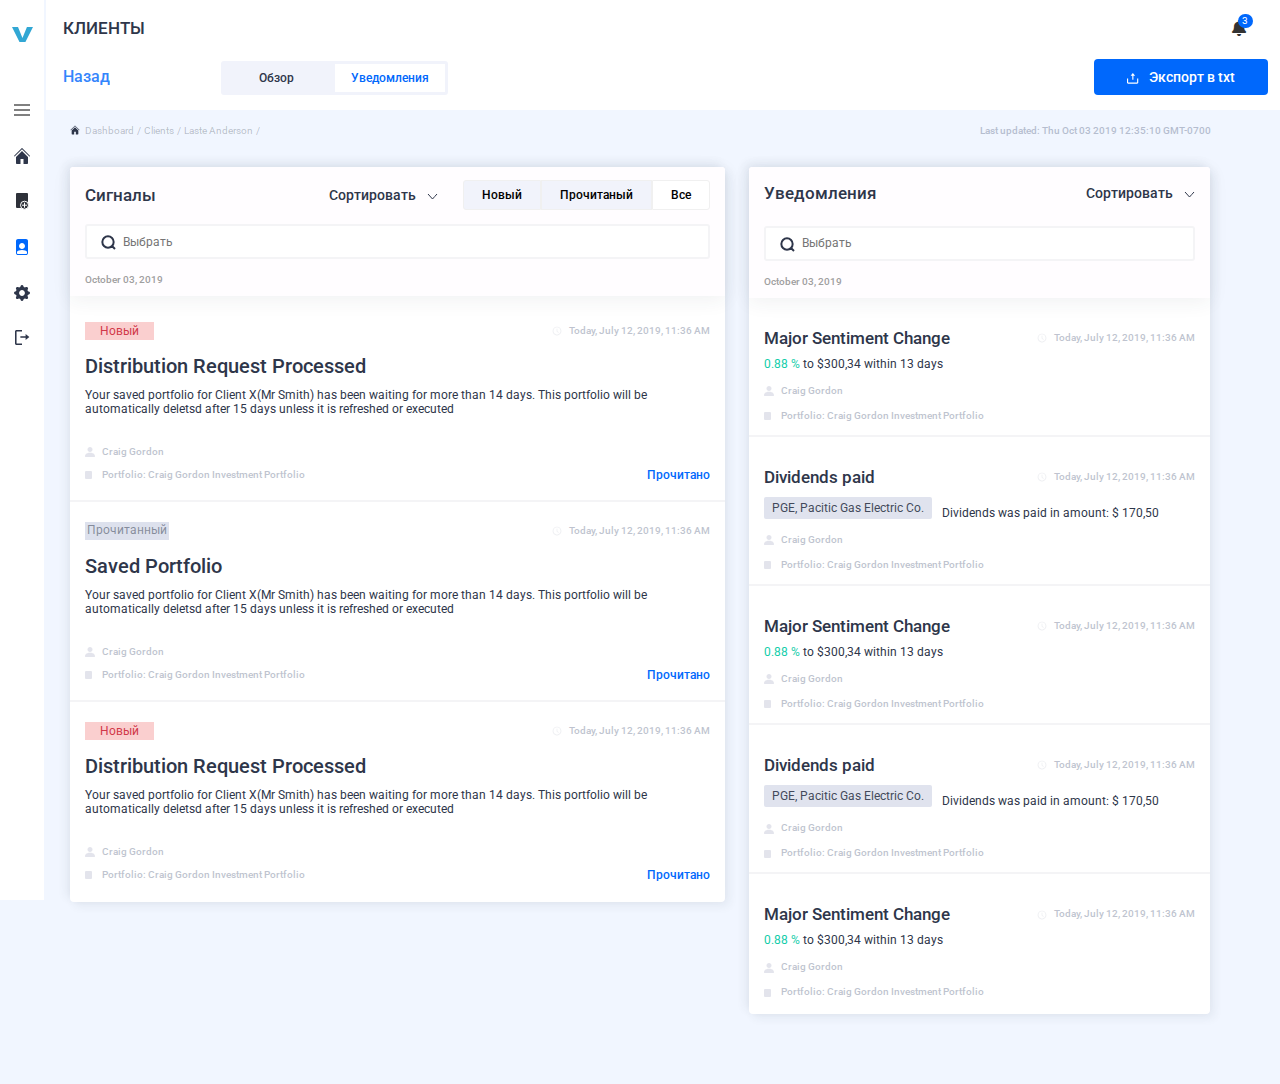
<file: notifies.html>
<!DOCTYPE html>
<html lang="en">

<head>
    <meta charset="UTF-8" />
    <meta name="viewport" content="width=device-width, initial-scale=1, shrink-to-fit=no" />
    <meta http-equiv="x-ua-compatible" content="ie=edge" />
    <meta name="viewport" content="width=1300">
    <title>Dashboard</title>
    <!-- MDB icon -->
    <link rel="icon" href="img/mdb-favicon.ico" type="image/x-icon" />
    <!-- Font Awesome -->
    <link rel="stylesheet" href="https://use.fontawesome.com/releases/v5.15.2/css/all.css" />
    <!-- Google Fonts Roboto -->
    <link rel="stylesheet" href="https://fonts.googleapis.com/css2?family=Roboto:wght@300;400;500;700&display=swap" />
    <!-- MDB -->
    <link rel="stylesheet" href="css/mdb.min.css" />
    <link rel="stylesheet" href="css/animate.css" />
    <link rel="stylesheet" href="css/style.css" />
    <script type="text/javascript" src=" https://code.jquery.com/jquery-3.3.1.min.js"></script>
    <script src="https://cdn.anychart.com/releases/8.10.0/js/anychart-base.min.js" type="text/javascript"></script>
    <link rel="stylesheet" type="text/css" href="https://cdn.anychart.com/releases/8.10.0/css/anychart-ui.min.css" />
    <style>
        .content {
            padding-top: 125px;
        }

        .navbar-bottom {
            height: 36px;
        }

        .navbar-bottom .back {
            line-height: 36px;
        }
    </style>
</head>

<body>
    <!-- Start your project here-->
    <header>
        <nav class="navbar fixed-top navbar-expand-lg bg-white scrolling-navbar">
            <div class="container-fluid">
                <div class="navbar-top d-flex align-items-center justify-content-between w-100">
                    <a href="/" class="navbar-brand waves-effect">Клиенты</a>
                    <a href="#" class="bell waves-effect modal-notify-btn" data-mdb-toggle="modal" data-mdb-target="#notificationsModal">
                        <i class="fas fa-bell"></i>
                        <span class="badge rounded-pill badge-notification">3</span>
                    </a>
                </div>
                <div class="navbar-bottom d-flex align-items-center w-100">
                    <a href="clients.html" class="back">Назад</a>
                    <ul class="nav nav-tabs overview-tabs" id="tabsOverview" role="tablist">
                        <li class="nav-item" role="presentation">
                            <a class="nav-link waves-effect" id="tabOverview" data-mdb-toggle="tab" href="#tabOverviewContent" role="tab" aria-controls="tabOverviewContent" aria-selected="true">Обзор</a>
                        </li>
                        <li class="nav-item" role="presentation">
                            <a class="nav-link waves-effect active" id="tabOverviewNotify" data-mdb-toggle="tab" href="#tabOverviewNotifyContent" role="tab" aria-controls="tabOverviewNotifyContent" aria-selected="false">Уведомления</a>
                        </li>
                    </ul>
                    <button type="button" class="btn btn-primary export-txt ml-auto">
                        <svg width="12" height="12" viewBox="0 0 12 12" fill="none" xmlns="http://www.w3.org/2000/svg">
                            <path d="M5.8501 1L3.6001 3.8125L5.2876 3.8125L5.2876 7.75L6.4126 7.75L6.4126 3.8125L8.1001 3.8125L5.8501 1Z" fill="white" />
                            <path d="M1.125 10.4837L10.125 10.4837L10.125 6.40039L11.25 6.40039L11.25 10.4837C11.25 11.1271 10.7454 11.6504 10.125 11.6504L1.125 11.6504C0.504563 11.6504 3.1815e-07 11.1271 2.74842e-07 10.4837L0 6.40039L1.125 6.40039L1.125 10.4837Z" fill="white" />
                        </svg>
                        <span>Экспорт в txt</span>
                    </button>
                </div>
            </div>
        </nav>
        <div class="sidebar-fixed position-fixed">
            <a href="#" class="logo-wrapper waves-effect">
                <svg width="21" height="15" viewBox="0 0 21 15" fill="none" xmlns="http://www.w3.org/2000/svg">
                    <path d="M10.4691 10.9203L14.9471 0H21L13.4338 15H7.50441L0 0H6.00662L10.4691 10.9203Z" fill="#32A7D4" />
                </svg>
            </a>
            <div class="list-group list-group-flush">
                <a class="list-group-item waves-effect sidebar-toggler">
                    <svg class="sidebar-btn-open" width="16" height="12" viewBox="0 0 16 12" fill="none" xmlns="http://www.w3.org/2000/svg">
                        <path d="M0 1H16" stroke="black" />
                        <path d="M0 6H16" stroke="black" />
                        <path d="M0 11H16" stroke="black" />
                    </svg>
                    <span class="sidebar-btn-close">
                        <img src="img/cross.png" alt="">
                    </span>
                </a>
                <a href="index.html" class="list-group-item waves-effect">
                    <svg width="16" height="18" viewBox="0 0 16 18" fill="none" xmlns="http://www.w3.org/2000/svg">
                        <path d="M15.5 9.50004C15.4342 9.50042 15.369 9.4878 15.3081 9.46292C15.2471 9.43804 15.1917 9.40138 15.145 9.35503L8.00001 2.20503L0.855014 9.35503C0.759363 9.43695 0.636325 9.47975 0.510487 9.47489C0.384649 9.47003 0.265279 9.41786 0.176232 9.32882C0.0871848 9.23977 0.0350186 9.1204 0.030158 8.99456C0.0252975 8.86872 0.0681005 8.74569 0.150014 8.65003L7.65001 1.15004C7.74369 1.05691 7.87042 1.00464 8.00251 1.00464C8.13461 1.00464 8.26133 1.05691 8.35501 1.15004L15.855 8.65003C15.9238 8.72023 15.9704 8.80914 15.989 8.90566C16.0075 9.00219 15.9972 9.10204 15.9593 9.19273C15.9214 9.28343 15.8577 9.36095 15.776 9.41561C15.6943 9.47026 15.5983 9.49963 15.5 9.50004Z" fill="#2E364A" />
                        <path d="M8 3.89502L2 9.91502V16C2 16.2652 2.10536 16.5196 2.29289 16.7071C2.48043 16.8947 2.73478 17 3 17H6.5V12H9.5V17H13C13.2652 17 13.5196 16.8947 13.7071 16.7071C13.8946 16.5196 14 16.2652 14 16V9.88002L8 3.89502Z" fill="#2E364A" />
                    </svg>
                    <span class="sidebar-open-text">Главная</span>
                </a>
                <a href="create.html" class="list-group-item waves-effect">
                    <svg width="16" height="17" viewBox="0 0 16 17" fill="none" xmlns="http://www.w3.org/2000/svg">
                        <rect x="2" width="12" height="15" rx="1" fill="#2E3139" />
                        <circle cx="10.5" cy="12.2" r="4" fill="#2E3139" stroke="white" />
                        <path d="M8 12.2H13M10.5 9.70001V14.7" stroke="white" />
                    </svg>
                    <span class="sidebar-open-text">Создать портфель</span>
                </a>
                <a href="#" class="list-group-item waves-effect now">
                    <svg width="16" height="16" viewBox="0 0 16 16" fill="none" xmlns="http://www.w3.org/2000/svg">
                        <g clip-path="url(#clip0-973477)">
                            <path d="M12 0H4C3.46957 0 2.96086 0.210714 2.58579 0.585786C2.21071 0.960859 2 1.46957 2 2V14C2 14.5304 2.21071 15.0391 2.58579 15.4142C2.96086 15.7893 3.46957 16 4 16H12C12.5304 16 13.0391 15.7893 13.4142 15.4142C13.7893 15.0391 14 14.5304 14 14V2C14 1.46957 13.7893 0.960859 13.4142 0.585786C13.0391 0.210714 12.5304 0 12 0V0ZM11 7C11 7.79565 10.6839 8.55871 10.1213 9.12132C9.55871 9.68393 8.79565 10 8 10C7.20435 10 6.44129 9.68393 5.87868 9.12132C5.31607 8.55871 5 7.79565 5 7C5 6.20435 5.31607 5.44129 5.87868 4.87868C6.44129 4.31607 7.20435 4 8 4C8.79565 4 9.55871 4.31607 10.1213 4.87868C10.6839 5.44129 11 6.20435 11 7ZM8 11C10.623 11 12.146 11.826 13 12.755V14C13 14.2652 12.8946 14.5196 12.7071 14.7071C12.5196 14.8946 12.2652 15 12 15H4C3.73478 15 3.48043 14.8946 3.29289 14.7071C3.10536 14.5196 3 14.2652 3 14V12.755C3.854 11.825 5.377 11 8 11Z" fill="#2E364A" />
                        </g>
                        <defs>
                            <clipPath id="clip0-973477">
                                <rect width="16" height="16" fill="white" />
                            </clipPath>
                        </defs>
                    </svg>
                    <span class="sidebar-open-text">Клиенты</span>
                </a>
                <a href="settings.html" class="list-group-item waves-effect">
                    <svg width="16" height="16" viewBox="0 0 16 16" fill="none" xmlns="http://www.w3.org/2000/svg">
                        <path d="M9.405 1.05C8.992 -0.35 7.008 -0.35 6.595 1.05L6.495 1.39C6.43329 1.59959 6.32545 1.79272 6.17939 1.95521C6.03333 2.11771 5.85275 2.24544 5.6509 2.32906C5.44904 2.41268 5.23103 2.45006 5.01285 2.43846C4.79466 2.42685 4.58185 2.36656 4.39 2.262L4.08 2.092C2.797 1.394 1.394 2.797 2.093 4.079L2.262 4.39C2.708 5.21 2.285 6.231 1.39 6.495L1.05 6.595C-0.35 7.008 -0.35 8.992 1.05 9.405L1.39 9.505C1.59959 9.56671 1.79272 9.67455 1.95521 9.82061C2.11771 9.96667 2.24544 10.1472 2.32906 10.3491C2.41268 10.551 2.45006 10.769 2.43846 10.9872C2.42685 11.2053 2.36656 11.4182 2.262 11.61L2.092 11.92C1.394 13.203 2.797 14.606 4.079 13.907L4.39 13.738C4.58185 13.6334 4.79466 13.5731 5.01285 13.5615C5.23103 13.5499 5.44904 13.5873 5.6509 13.6709C5.85275 13.7546 6.03333 13.8823 6.17939 14.0448C6.32545 14.2073 6.43329 14.4004 6.495 14.61L6.595 14.95C7.008 16.35 8.992 16.35 9.405 14.95L9.505 14.61C9.56671 14.4004 9.67455 14.2073 9.82061 14.0448C9.96667 13.8823 10.1472 13.7546 10.3491 13.6709C10.551 13.5873 10.769 13.5499 10.9872 13.5615C11.2053 13.5731 11.4182 13.6334 11.61 13.738L11.92 13.908C13.203 14.606 14.606 13.203 13.907 11.921L13.738 11.61C13.6334 11.4182 13.5731 11.2053 13.5615 10.9872C13.5499 10.769 13.5873 10.551 13.6709 10.3491C13.7546 10.1472 13.8823 9.96667 14.0448 9.82061C14.2073 9.67455 14.4004 9.56671 14.61 9.505L14.95 9.405C16.35 8.992 16.35 7.008 14.95 6.595L14.61 6.495C14.4004 6.43329 14.2073 6.32545 14.0448 6.17939C13.8823 6.03333 13.7546 5.85275 13.6709 5.6509C13.5873 5.44904 13.5499 5.23103 13.5615 5.01285C13.5731 4.79466 13.6334 4.58185 13.738 4.39L13.908 4.08C14.606 2.797 13.203 1.394 11.921 2.093L11.61 2.262C11.4182 2.36656 11.2053 2.42685 10.9872 2.43846C10.769 2.45006 10.551 2.41268 10.3491 2.32906C10.1472 2.24544 9.96667 2.11771 9.82061 1.95521C9.67455 1.79272 9.56671 1.59959 9.505 1.39L9.405 1.05ZM8 10.93C7.22292 10.93 6.47766 10.6213 5.92818 10.0718C5.3787 9.52234 5.07 8.77708 5.07 8C5.07 7.22292 5.3787 6.47766 5.92818 5.92818C6.47766 5.3787 7.22292 5.07 8 5.07C8.77682 5.07 9.52182 5.37859 10.0711 5.92788C10.6204 6.47718 10.929 7.22218 10.929 7.999C10.929 8.77582 10.6204 9.52082 10.0711 10.0701C9.52182 10.6194 8.77682 10.928 8 10.928V10.93Z" fill="#2E364A" />
                    </svg>
                    <span class="sidebar-open-text">Настройки</span>
                </a>
                <a href="login.html" class="list-group-item waves-effect">
                    <svg width="16" height="16" viewBox="0 0 16 16" fill="none" xmlns="http://www.w3.org/2000/svg">
                        <path d="M15.3546 7.00006L11.6046 4.00006L11.6046 6.25006L6.35455 6.25006L6.35455 7.75006L11.6046 7.75006L11.6046 10.0001L15.3546 7.00006Z" fill="#2E364A" />
                        <path d="M2.55556 1.5L2.55556 13.5L8 13.5L8 15L2.55556 15C1.69767 15 1 14.3273 1 13.5L1 1.5C1 0.67275 1.69767 1.48716e-07 2.55555 1.28472e-07L8 0L8 1.5L2.55556 1.5Z" fill="#2E364A" />
                    </svg>
                    <span class="sidebar-open-text">Выход</span>
                </a>
            </div>
        </div>
    </header>
    <main class="content">
        <div class="container">
            <div class="content-top d-flex align-items-center justify-content-between">
                <ul class="breadcrumbs d-flex align-items-center">
                    <li class="breadcrumbs__item">
                        <a class="breadcrumbs__link d-flex align-items-center" href="#">
                            <svg width="10" height="10" viewBox="0 0 10 10" fill="none" xmlns="http://www.w3.org/2000/svg">
                                <path d="M9.16684 5.27728C9.13028 5.27749 9.09404 5.27049 9.06019 5.25666C9.02635 5.24284 8.99557 5.22247 8.96961 5.19672L5.00017 1.2245L1.03073 5.19672C0.977587 5.24223 0.909232 5.26601 0.839322 5.26331C0.769412 5.26061 0.703096 5.23163 0.653625 5.18216C0.604154 5.13269 0.575173 5.06637 0.572473 4.99646C0.569772 4.92655 0.593552 4.8582 0.639059 4.80506L4.80573 0.638393C4.85777 0.586657 4.92817 0.557617 5.00156 0.557617C5.07494 0.557617 5.14535 0.586657 5.19739 0.638393L9.36406 4.80506C9.40228 4.84405 9.42817 4.89345 9.43847 4.94707C9.44878 5.0007 9.44305 5.05617 9.42201 5.10656C9.40096 5.15694 9.36554 5.20001 9.32015 5.23038C9.27477 5.26074 9.22144 5.27705 9.16684 5.27728Z" fill="#2E364A" />
                                <path d="M4.99984 2.16406L1.6665 5.50851V8.88906C1.6665 9.0364 1.72504 9.17771 1.82922 9.2819C1.93341 9.38609 2.07472 9.44462 2.22206 9.44462H4.1665V6.66684H5.83317V9.44462H7.77761C7.92496 9.44462 8.06626 9.38609 8.17045 9.2819C8.27464 9.17771 8.33317 9.0364 8.33317 8.88906V5.48906L4.99984 2.16406Z" fill="#2E364A" />
                            </svg>
                            Dashboard
                        </a>
                    </li>
                    <li class="breadcrumbs__item breadcrumbs__item_slash">/</li>
                    <li class="breadcrumbs__item">
                        <a class="breadcrumbs__link d-flex align-items-center" href="#">
                            Clients
                        </a>
                    </li>
                    <li class="breadcrumbs__item breadcrumbs__item_slash">/</li>
                    <li class="breadcrumbs__item">
                        <a class="breadcrumbs__link d-flex align-items-center" href="#">
                            Laste Anderson
                        </a>
                    </li>
                    <li class="breadcrumbs__item breadcrumbs__item_slash">/</li>
                </ul>
                <p class="updated">Last updated: Thu Oct 03 2019 12:35:10 GMT-0700</p>
            </div>
            <!-- Tabs content -->
            <div class="tab-content" id="tabsTopContent">
                <div class="tab-pane fade" id="tabOverviewContent" role="tabpanel" aria-labelledby="tabOverviewContent">
                    <div class="row fadeIn justify-content-between overview__row_1">
                        <div class="card overview-client">
                            <div class="card-body d-flex align-items-center">
                                <div class="avatar">ИИ</div>
                                <p class="fio">
                                    Иванов Иван
                                </p>
                                <div class="ml-auto dropdown">
                                    <button class="signals__sort-btn dropdown-toggle overview-client__dropdown" type="button" id="dropdownMenuButton" data-mdb-toggle="dropdown" aria-expanded="false">
                                        <svg width="24" height="26" viewBox="0 0 24 26" fill="none" xmlns="http://www.w3.org/2000/svg">
                                            <rect width="24" height="26" rx="2" fill="#F8F9FE" />
                                            <circle cx="11.5" cy="5.5" r="2.5" fill="#2E364A" />
                                            <circle cx="11.5" cy="12.5" r="2.5" fill="#2E364A" />
                                            <circle cx="11.5" cy="19.5" r="2.5" fill="#2E364A" />
                                        </svg>
                                    </button>
                                    <ul class="dropdown-menu" aria-labelledby="dropdownMenuButton">
                                        <li><a class="dropdown-item edit-info-client" href="#" data-mdb-toggle="modal" data-mdb-target="#editClientModal">Изменить</a></li>
                                        <li><a class="dropdown-item delete-info-client" href="#" data-mdb-toggle="modal" data-mdb-target="#deleteClientInfo">Удалить</a></li>
                                    </ul>
                                </div>
                            </div>
                        </div>
                        <div class="card profitability">
                            <div class="card-body">
                                <p class="huge-text text-left">$ 232.43</p>
                                <p class="profitability__text">Начальные инвестиции</p>
                            </div>
                        </div>
                        <div class="card profitability">
                            <div class="card-body">
                                <p class="huge-text text-left">$ 350</p>
                                <p class="profitability__text">Целевое значение</p>
                            </div>
                        </div>
                        <div class="card profitability">
                            <div class="card-body">
                                <div class="d-flex align-items-start justify-content-between">
                                    <p class="huge-text text-left">4,00%</p>
                                    <div class="profitability-rating">
                                        <span class="profitability-rating__top">YTD $254,45 </span>
                                        <span class="text-success d-flex align-items-center client-rating__item">
                                            <span class="ml-auto">0.88 % </span>
                                            <svg width="8" height="12" viewBox="0 0 8 12" fill="none" xmlns="http://www.w3.org/2000/svg">
                                                <path d="M5 12H3V5H0.5L4 0L7.5 5H5V12Z" fill="#11CDA9"></path>
                                            </svg>
                                        </span>
                                    </div>
                                </div>
                                <p class="profitability__text">Доходность</p>
                            </div>
                        </div>
                    </div>
                    <div class="row fadeIn row_mt-30">
                        <div class="col-md-12">
                            <div class="card profitability-graph">
                                <div class="card-header d-flex align-items-center">
                                    <p class="card-title card-title_sm">Доходность</p>
                                    <div class="dropdown ml-auto dropdown-add-graph">
                                        <button class="signals__sort-btn dropdown-toggle weight-normal" type="button" id="dropdownMenuButton" data-mdb-toggle="dropdown" aria-expanded="false">
                                            Russell 3000(WV)
                                            <svg width="11" height="7" viewBox="0 0 11 7" fill="none" xmlns="http://www.w3.org/2000/svg">
                                                <path d="M1 1L5.5 6L7.75 3.5L10 1" stroke="#2E364A" />
                                            </svg>
                                        </button>
                                        <ul class="dropdown-menu" aria-labelledby="dropdownMenuButton">
                                            <li><a class="dropdown-item" href="#">1</a></li>
                                            <li><a class="dropdown-item" href="#">2</a></li>
                                            <li><a class="dropdown-item" href="#">3</a></li>
                                        </ul>
                                    </div>
                                    <div class="dropdown all-bags">
                                        <button class="signals__sort-btn dropdown-toggle weight-normal" type="button" id="dropdownMenuButton" data-mdb-toggle="dropdown" aria-expanded="false">
                                            Все портфели
                                            <svg width="11" height="7" viewBox="0 0 11 7" fill="none" xmlns="http://www.w3.org/2000/svg">
                                                <path d="M1 1L5.5 6L7.75 3.5L10 1" stroke="#2E364A" />
                                            </svg>
                                        </button>
                                        <ul class="dropdown-menu" aria-labelledby="dropdownMenuButton">
                                            <li><a class="dropdown-item" href="#">1</a></li>
                                            <li><a class="dropdown-item" href="#">2</a></li>
                                            <li><a class="dropdown-item" href="#">3</a></li>
                                        </ul>
                                    </div>
                                </div>
                                <div class="card-body">
                                    <div id="chart-monte" style="width: 100%; height: 333px;"></div>
                                </div>
                            </div>
                        </div>
                    </div>
                    <div class="row fadeIn row_mt">
                        <div class="col-md-12">
                            <div class="card portfolios-table-card">
                                <div class="card-header d-flex align-items-center">
                                    <p class="card-title card-title_sm">Портфели</p>
                                    <div class="short-search ml-auto">
                                        <button class="clients__search-btn">
                                            <svg width="15" height="15" viewBox="0 0 15 15" fill="none" xmlns="http://www.w3.org/2000/svg">
                                                <path d="M14 14L11.0093 11.004L14 14ZM12.6667 7C12.6667 8.50289 12.0696 9.94423 11.0069 11.0069C9.94424 12.0696 8.5029 12.6667 7 12.6667C5.49711 12.6667 4.05577 12.0696 2.99306 11.0069C1.93036 9.94423 1.33334 8.50289 1.33334 7C1.33334 5.4971 1.93036 4.05576 2.99306 2.99306C4.05577 1.93035 5.49711 1.33333 7 1.33333C8.5029 1.33333 9.94424 1.93035 11.0069 2.99306C12.0696 4.05576 12.6667 5.4971 12.6667 7V7Z" stroke="#2E364A" stroke-width="2" stroke-linecap="round"></path>
                                            </svg>
                                        </button>
                                        <input type="text" class="search__field" placeholder="Поиск">
                                    </div>
                                    <button class="btn_off add-porfolio-btn">
                                        <svg width="16" height="17" viewBox="0 0 16 17" fill="none" xmlns="http://www.w3.org/2000/svg">
                                            <rect x="2" width="12" height="15" rx="1" fill="#0068FC" />
                                            <circle cx="10.5" cy="12.2002" r="4" fill="#0068FC" stroke="white" />
                                            <path d="M8 12.2002H13M10.5 9.7002V14.7002" stroke="white" />
                                        </svg>
                                        Добавить портфель
                                    </button>
                                </div>
                                <div class="card-body">
                                    <table class="table portfolios-table">
                                        <thead>
                                            <tr>
                                                <td>
                                                    Название портфеля
                                                </td>
                                                <td>
                                                    <span>Доходность</span>
                                                    <!-- <div class="portfolios-table__unit">%</div> -->
                                                </td>
                                                <td>
                                                    <span>Риск</span>
                                                    <!-- <div class="portfolios-table__unit">%</div> -->
                                                </td>
                                                <td>
                                                    <span>YTD</span>
                                                    <!-- <div class="portfolios-table__unit">$</div> -->
                                                </td>
                                                <td>
                                                    <span>Активы</span>
                                                    <!-- <div class="portfolios-table__unit">$</div> -->
                                                </td>
                                                <td>
                                                    Сигналы
                                                </td>
                                                <td>
                                                    Статус
                                                    <svg width="6" height="9" viewBox="0 0 6 9" fill="none" xmlns="http://www.w3.org/2000/svg">
                                                        <g opacity="0.2">
                                                            <path d="M3 0L5.59808 3.75H0.401924L3 0Z" fill="#2E364A"></path>
                                                            <path d="M3 9L0.401924 5.25L5.59808 5.25L3 9Z" fill="#2E364A"></path>
                                                        </g>
                                                    </svg>
                                                </td>
                                                <td></td>
                                            </tr>
                                        </thead>
                                        <tbody>
                                            <tr>
                                                <td>Портфель 1</td>
                                                <td>
                                                    <span class="text-success d-flex align-items-center client-rating__item">
                                                        <span class="ml-auto">1.88 % </span>
                                                        <svg width="8" height="12" viewBox="0 0 8 12" fill="none" xmlns="http://www.w3.org/2000/svg">
                                                            <path d="M5 12H3V5H0.5L4 0L7.5 5H5V12Z" fill="#11CDA9"></path>
                                                        </svg>
                                                    </span>
                                                </td>
                                                <td>10%</td>
                                                <td>$150</td>
                                                <td>$1 542</td>
                                                <td>
                                                    <span class="badge bg-danger">5</span>
                                                </td>
                                                <td>
                                                    <span class="badge bg-success badge-edited">Отслеживать</span>
                                                </td>
                                                <td>
                                                    <div class="dropdown client-card__settings d-flex align-items-center justify-content-end">
                                                        <button class="signals__sort-btn dropdown-toggle" type="button" id="dropdownMenuButton" data-mdb-toggle="dropdown" aria-expanded="false">
                                                            <svg width="10" height="20" viewBox="0 0 10 20" fill="none" xmlns="http://www.w3.org/2000/svg">
                                                                <circle cx="4.58228" cy="2.5" r="2.5" fill="#2E364A" />
                                                                <circle cx="4.58228" cy="9.5" r="2.5" fill="#2E364A" />
                                                                <circle cx="4.58228" cy="16.5" r="2.5" fill="#2E364A" />
                                                            </svg>
                                                        </button>
                                                        <ul class="dropdown-menu" aria-labelledby="dropdownMenuButton">
                                                            <li><a class="dropdown-item" href="#" data-mdb-toggle="modal" data-mdb-target="#deletePortfolio">Удалить</a></li>
                                                        </ul>
                                                    </div>
                                                </td>
                                            </tr>
                                        </tbody>
                                    </table>
                                </div>
                            </div>
                        </div>
                    </div>
                    <div class="row fadeIn row_mt">
                        <div class="col-md-12">
                            <div class="card portfolios-table-card">
                                <div class="card-header d-flex align-items-center">
                                    <p class="card-title card-title_sm">Черновики портфелей</p>
                                    <div class="short-search ml-auto">
                                        <button class="clients__search-btn">
                                            <svg width="15" height="15" viewBox="0 0 15 15" fill="none" xmlns="http://www.w3.org/2000/svg">
                                                <path d="M14 14L11.0093 11.004L14 14ZM12.6667 7C12.6667 8.50289 12.0696 9.94423 11.0069 11.0069C9.94424 12.0696 8.5029 12.6667 7 12.6667C5.49711 12.6667 4.05577 12.0696 2.99306 11.0069C1.93036 9.94423 1.33334 8.50289 1.33334 7C1.33334 5.4971 1.93036 4.05576 2.99306 2.99306C4.05577 1.93035 5.49711 1.33333 7 1.33333C8.5029 1.33333 9.94424 1.93035 11.0069 2.99306C12.0696 4.05576 12.6667 5.4971 12.6667 7V7Z" stroke="#2E364A" stroke-width="2" stroke-linecap="round"></path>
                                            </svg>
                                        </button>
                                        <input type="text" class="search__field" placeholder="Поиск">
                                    </div>
                                </div>
                                <div class="card-body">
                                    <table class="table portfolios-table">
                                        <thead>
                                            <tr>
                                                <td>
                                                    Название портфеля
                                                </td>
                                                <td>
                                                    <span>Доходность</span>
                                                    <!-- <div class="portfolios-table__unit">%</div> -->
                                                </td>
                                                <td>
                                                    <span>Риск</span>
                                                    <!-- <div class="portfolios-table__unit">%</div> -->
                                                </td>
                                                <td>
                                                    <span>YTD</span>
                                                    <!-- <div class="portfolios-table__unit">$</div> -->
                                                </td>
                                                <td>
                                                    <span>Активы</span>
                                                    <!-- <div class="portfolios-table__unit">$</div> -->
                                                </td>
                                                <td>
                                                    Сигналы
                                                </td>
                                                <td>
                                                    Статус
                                                    <svg width="6" height="9" viewBox="0 0 6 9" fill="none" xmlns="http://www.w3.org/2000/svg">
                                                        <g opacity="0.2">
                                                            <path d="M3 0L5.59808 3.75H0.401924L3 0Z" fill="#2E364A"></path>
                                                            <path d="M3 9L0.401924 5.25L5.59808 5.25L3 9Z" fill="#2E364A"></path>
                                                        </g>
                                                    </svg>
                                                </td>
                                                <td></td>
                                            </tr>
                                        </thead>
                                        <tbody>
                                            <tr>
                                                <td>Портфель 1</td>
                                                <td>
                                                    <span class="text-success d-flex align-items-center client-rating__item">
                                                        <span class="ml-auto">1.88 % </span>
                                                        <svg width="8" height="12" viewBox="0 0 8 12" fill="none" xmlns="http://www.w3.org/2000/svg">
                                                            <path d="M5 12H3V5H0.5L4 0L7.5 5H5V12Z" fill="#11CDA9"></path>
                                                        </svg>
                                                    </span>
                                                </td>
                                                <td>10%</td>
                                                <td>$150</td>
                                                <td>$1 542</td>
                                                <td>
                                                    <span class="badge bg-danger">5</span>
                                                </td>
                                                <td>
                                                    <span class="badge bg-success">Отслеживать</span>
                                                </td>
                                                <td>
                                                    <div class="dropdown client-card__settings d-flex align-items-center justify-content-end">
                                                        <button class="signals__sort-btn dropdown-toggle" type="button" id="dropdownMenuButton" data-mdb-toggle="dropdown" aria-expanded="false">
                                                            <svg width="10" height="20" viewBox="0 0 10 20" fill="none" xmlns="http://www.w3.org/2000/svg">
                                                                <circle cx="4.58228" cy="2.5" r="2.5" fill="#2E364A" />
                                                                <circle cx="4.58228" cy="9.5" r="2.5" fill="#2E364A" />
                                                                <circle cx="4.58228" cy="16.5" r="2.5" fill="#2E364A" />
                                                            </svg>
                                                        </button>
                                                        <ul class="dropdown-menu" aria-labelledby="dropdownMenuButton">
                                                            <li><a class="dropdown-item" href="#">Изменить</a></li>
                                                            <li><a class="dropdown-item" href="#">Удалить</a></li>
                                                        </ul>
                                                    </div>
                                                </td>
                                            </tr>
                                        </tbody>
                                    </table>
                                </div>
                            </div>
                        </div>
                    </div>
                </div>
                <div class="tab-pane fade show active" id="tabOverviewNotifyContent" role="tabpanel" aria-labelledby="tabOverviewNotifyContent">
                    <div class="row fadeIn">
                        <div class="col-md-7">
                            <div class="card signals">
                                <div class="card-header">
                                    <div class="d-flex align-items-center">
                                        <p class="card-title">Сигналы</p>
                                        <div class="dropdown ml-auto">
                                            <button class="signals__sort-btn dropdown-toggle" type="button" id="dropdownMenuButton" data-mdb-toggle="dropdown" aria-expanded="false">
                                                Сортировать
                                                <svg width="11" height="7" viewBox="0 0 11 7" fill="none" xmlns="http://www.w3.org/2000/svg">
                                                    <path d="M1 1L5.5 6L7.75 3.5L10 1" stroke="#2E364A" />
                                                </svg>
                                            </button>
                                            <ul class="dropdown-menu" aria-labelledby="dropdownMenuButton">
                                                <li><a class="dropdown-item" href="#">1</a></li>
                                                <li><a class="dropdown-item" href="#">2</a></li>
                                                <li><a class="dropdown-item" href="#">3</a></li>
                                            </ul>
                                        </div>
                                        <ul class="nav nav-tabs signals__tabs" id="tabSignals" role="tablist">
                                            <li class="nav-item" role="presentation">
                                                <a class="nav-link waves-effect" id="newSignal" data-mdb-toggle="tab" href="#newSignalContent" role="tab" aria-controls="newSignalContent" aria-selected="true">Новый</a>
                                            </li>
                                            <li class="nav-item" role="presentation">
                                                <a class="nav-link waves-effect" id="readySignal" data-mdb-toggle="tab" href="#readySignalContent" role="tab" aria-controls="readySignalContent" aria-selected="false">Прочитаный</a>
                                            </li>
                                            <li class="nav-item" role="presentation">
                                                <a class="nav-link waves-effect active" id="allSignal" data-mdb-toggle="tab" href="#allSignalContent" role="tab" aria-controls="allSignalContent" aria-selected="false">Все</a>
                                            </li>
                                        </ul>
                                    </div>
                                    <div class="long-search">
                                        <input type="search" id="form1" class="form-control" placeholder="Выбрать" />
                                        <svg class="search-icon" width="15" height="15" viewBox="0 0 15 15" fill="none" xmlns="http://www.w3.org/2000/svg">
                                            <path d="M14 14L11.0093 11.004L14 14ZM12.6666 7.00001C12.6666 8.5029 12.0696 9.94424 11.0069 11.0069C9.94421 12.0697 8.50287 12.6667 6.99998 12.6667C5.49709 12.6667 4.05575 12.0697 2.99304 11.0069C1.93034 9.94424 1.33331 8.5029 1.33331 7.00001C1.33331 5.49712 1.93034 4.05578 2.99304 2.99307C4.05575 1.93037 5.49709 1.33334 6.99998 1.33334C8.50287 1.33334 9.94421 1.93037 11.0069 2.99307C12.0696 4.05578 12.6666 5.49712 12.6666 7.00001V7.00001Z" stroke="#2E364A" stroke-width="2" stroke-linecap="round" />
                                        </svg>
                                    </div>
                                    <p class="signals__date">October 03, 2019 </p>
                                </div>
                                <div class="card-body">
                                    <div class="tab-content" id="ex1-content">
                                        <div class="tab-pane fade" id="newSignalContent" role="tabpanel" aria-labelledby="newSignalContent">
                                            <div class="signal">
                                                <div class="d-flex align-items-center justify-content-between">
                                                    <div class="badge bg-danger">
                                                        Новый
                                                    </div>
                                                    <p class="signal__date">
                                                        <svg width="10" height="10" viewBox="0 0 10 10" fill="none" xmlns="http://www.w3.org/2000/svg">
                                                            <g opacity="0.3">
                                                                <path d="M5 0.625C2.58398 0.625 0.625 2.58398 0.625 5C0.625 7.41602 2.58398 9.375 5 9.375C7.41602 9.375 9.375 7.41602 9.375 5C9.375 2.58398 7.41602 0.625 5 0.625ZM5 8.63281C2.99414 8.63281 1.36719 7.00586 1.36719 5C1.36719 2.99414 2.99414 1.36719 5 1.36719C7.00586 1.36719 8.63281 2.99414 8.63281 5C8.63281 7.00586 7.00586 8.63281 5 8.63281Z" fill="#2D3C64" />
                                                                <path d="M6.70605 6.23633L5.31348 5.22949V2.8125C5.31348 2.76953 5.27832 2.73438 5.23535 2.73438H4.76563C4.72266 2.73438 4.6875 2.76953 4.6875 2.8125V5.50195C4.6875 5.52734 4.69922 5.55078 4.71973 5.56543L6.33496 6.74317C6.37012 6.76856 6.41895 6.76074 6.44434 6.72656L6.72363 6.3457C6.74902 6.30957 6.74121 6.26074 6.70605 6.23633Z" fill="#2D3C64" />
                                                            </g>
                                                        </svg>
                                                        Today, July 12, 2019, 11:36 AM
                                                    </p>
                                                </div>
                                                <div class="signal__content">
                                                    <h3 class="signal__title">Distribution Request Processed</h3>
                                                    <p class="signal__text">Your saved portfolio for Client X(Mr Smith) has been waiting for more than 14 days. This portfolio will be automatically deletsd after 15 days unless it is refreshed or executed </p>
                                                </div>
                                                <div class="signal__footer">
                                                    <div class="author">
                                                        <svg width="10" height="10" viewBox="0 0 10 10" fill="none" xmlns="http://www.w3.org/2000/svg">
                                                            <path d="M0.833333 10C0.833333 10 0 10 0 9.16667C0 8.33333 0.833333 5.83333 5 5.83333C9.16667 5.83333 10 8.33333 10 9.16667C10 10 9.16667 10 9.16667 10H0.833333ZM5 5C5.66304 5 6.29893 4.73661 6.76777 4.26777C7.23661 3.79893 7.5 3.16304 7.5 2.5C7.5 1.83696 7.23661 1.20107 6.76777 0.732233C6.29893 0.263392 5.66304 0 5 0C4.33696 0 3.70107 0.263392 3.23223 0.732233C2.76339 1.20107 2.5 1.83696 2.5 2.5C2.5 3.16304 2.76339 3.79893 3.23223 4.26777C3.70107 4.73661 4.33696 5 5 5V5Z" fill="#A5A8C3" />
                                                        </svg>
                                                        Craig Gordon
                                                    </div>
                                                    <div class="d-flex signal__bottom align-items-center justify-content-between">
                                                        <div class="signal__note">
                                                            <svg width="7" height="8" viewBox="0 0 7 8" fill="none" xmlns="http://www.w3.org/2000/svg">
                                                                <rect width="7" height="8" rx="1" fill="#A5A8C3" />
                                                            </svg>
                                                            Portfolio: Craig Gordon Investment Portfolio
                                                        </div>
                                                        <p class="already-read ml-auto">Прочитано</p>
                                                        <a href="#" class="open-potfolio">Открыть портфель</a>
                                                    </div>
                                                </div>
                                            </div>
                                            <div class="signal">
                                                <div class="d-flex align-items-center justify-content-between">
                                                    <div class="badge bg-danger">
                                                        Новый
                                                    </div>
                                                    <p class="signal__date">
                                                        <svg width="10" height="10" viewBox="0 0 10 10" fill="none" xmlns="http://www.w3.org/2000/svg">
                                                            <g opacity="0.3">
                                                                <path d="M5 0.625C2.58398 0.625 0.625 2.58398 0.625 5C0.625 7.41602 2.58398 9.375 5 9.375C7.41602 9.375 9.375 7.41602 9.375 5C9.375 2.58398 7.41602 0.625 5 0.625ZM5 8.63281C2.99414 8.63281 1.36719 7.00586 1.36719 5C1.36719 2.99414 2.99414 1.36719 5 1.36719C7.00586 1.36719 8.63281 2.99414 8.63281 5C8.63281 7.00586 7.00586 8.63281 5 8.63281Z" fill="#2D3C64" />
                                                                <path d="M6.70605 6.23633L5.31348 5.22949V2.8125C5.31348 2.76953 5.27832 2.73438 5.23535 2.73438H4.76563C4.72266 2.73438 4.6875 2.76953 4.6875 2.8125V5.50195C4.6875 5.52734 4.69922 5.55078 4.71973 5.56543L6.33496 6.74317C6.37012 6.76856 6.41895 6.76074 6.44434 6.72656L6.72363 6.3457C6.74902 6.30957 6.74121 6.26074 6.70605 6.23633Z" fill="#2D3C64" />
                                                            </g>
                                                        </svg>
                                                        Today, July 12, 2019, 11:36 AM
                                                    </p>
                                                </div>
                                                <div class="signal__content">
                                                    <h3 class="signal__title">Distribution Request Processed</h3>
                                                    <p class="signal__text">Your saved portfolio for Client X(Mr Smith) has been waiting for more than 14 days. This portfolio will be automatically deletsd after 15 days unless it is refreshed or executed </p>
                                                </div>
                                                <div class="signal__footer">
                                                    <div class="author">
                                                        <svg width="10" height="10" viewBox="0 0 10 10" fill="none" xmlns="http://www.w3.org/2000/svg">
                                                            <path d="M0.833333 10C0.833333 10 0 10 0 9.16667C0 8.33333 0.833333 5.83333 5 5.83333C9.16667 5.83333 10 8.33333 10 9.16667C10 10 9.16667 10 9.16667 10H0.833333ZM5 5C5.66304 5 6.29893 4.73661 6.76777 4.26777C7.23661 3.79893 7.5 3.16304 7.5 2.5C7.5 1.83696 7.23661 1.20107 6.76777 0.732233C6.29893 0.263392 5.66304 0 5 0C4.33696 0 3.70107 0.263392 3.23223 0.732233C2.76339 1.20107 2.5 1.83696 2.5 2.5C2.5 3.16304 2.76339 3.79893 3.23223 4.26777C3.70107 4.73661 4.33696 5 5 5V5Z" fill="#A5A8C3" />
                                                        </svg>
                                                        Craig Gordon
                                                    </div>
                                                    <div class="d-flex signal__bottom align-items-center justify-content-between">
                                                        <div class="signal__note">
                                                            <svg width="7" height="8" viewBox="0 0 7 8" fill="none" xmlns="http://www.w3.org/2000/svg">
                                                                <rect width="7" height="8" rx="1" fill="#A5A8C3" />
                                                            </svg>
                                                            Portfolio: Craig Gordon Investment Portfolio
                                                        </div>
                                                        <p class="already-read ml-auto">Прочитано</p>
                                                        <a href="#" class="open-potfolio">Открыть портфель</a>
                                                    </div>
                                                </div>
                                            </div>
                                        </div>
                                        <div class="tab-pane fade" id="readySignalContent" role="tabpanel" aria-labelledby="readySignalContent">
                                            <div class="signal">
                                                <div class="d-flex align-items-center justify-content-between">
                                                    <div class="badge bg-gray">
                                                        Прочитанный
                                                    </div>
                                                    <p class="signal__date">
                                                        <svg width="10" height="10" viewBox="0 0 10 10" fill="none" xmlns="http://www.w3.org/2000/svg">
                                                            <g opacity="0.3">
                                                                <path d="M5 0.625C2.58398 0.625 0.625 2.58398 0.625 5C0.625 7.41602 2.58398 9.375 5 9.375C7.41602 9.375 9.375 7.41602 9.375 5C9.375 2.58398 7.41602 0.625 5 0.625ZM5 8.63281C2.99414 8.63281 1.36719 7.00586 1.36719 5C1.36719 2.99414 2.99414 1.36719 5 1.36719C7.00586 1.36719 8.63281 2.99414 8.63281 5C8.63281 7.00586 7.00586 8.63281 5 8.63281Z" fill="#2D3C64" />
                                                                <path d="M6.70605 6.23633L5.31348 5.22949V2.8125C5.31348 2.76953 5.27832 2.73438 5.23535 2.73438H4.76563C4.72266 2.73438 4.6875 2.76953 4.6875 2.8125V5.50195C4.6875 5.52734 4.69922 5.55078 4.71973 5.56543L6.33496 6.74317C6.37012 6.76856 6.41895 6.76074 6.44434 6.72656L6.72363 6.3457C6.74902 6.30957 6.74121 6.26074 6.70605 6.23633Z" fill="#2D3C64" />
                                                            </g>
                                                        </svg>
                                                        Today, July 12, 2019, 11:36 AM
                                                    </p>
                                                </div>
                                                <div class="signal__content">
                                                    <h3 class="signal__title">Saved Portfolio</h3>
                                                    <p class="signal__text">Your saved portfolio for Client X(Mr Smith) has been waiting for more than 14 days. This portfolio will be automatically deletsd after 15 days unless it is refreshed or executed</p>
                                                </div>
                                                <div class="signal__footer">
                                                    <div class="author">
                                                        <svg width="10" height="10" viewBox="0 0 10 10" fill="none" xmlns="http://www.w3.org/2000/svg">
                                                            <path d="M0.833333 10C0.833333 10 0 10 0 9.16667C0 8.33333 0.833333 5.83333 5 5.83333C9.16667 5.83333 10 8.33333 10 9.16667C10 10 9.16667 10 9.16667 10H0.833333ZM5 5C5.66304 5 6.29893 4.73661 6.76777 4.26777C7.23661 3.79893 7.5 3.16304 7.5 2.5C7.5 1.83696 7.23661 1.20107 6.76777 0.732233C6.29893 0.263392 5.66304 0 5 0C4.33696 0 3.70107 0.263392 3.23223 0.732233C2.76339 1.20107 2.5 1.83696 2.5 2.5C2.5 3.16304 2.76339 3.79893 3.23223 4.26777C3.70107 4.73661 4.33696 5 5 5V5Z" fill="#A5A8C3" />
                                                        </svg>
                                                        Craig Gordon
                                                    </div>
                                                    <div class="d-flex signal__bottom align-items-center justify-content-between">
                                                        <div class="signal__note">
                                                            <svg width="7" height="8" viewBox="0 0 7 8" fill="none" xmlns="http://www.w3.org/2000/svg">
                                                                <rect width="7" height="8" rx="1" fill="#A5A8C3" />
                                                            </svg>
                                                            Portfolio: Craig Gordon Investment Portfolio
                                                        </div>
                                                        <p class="already-read ml-auto">Прочитано</p>
                                                        <a href="#" class="open-potfolio">Открыть портфель</a>
                                                    </div>
                                                </div>
                                            </div>
                                        </div>
                                        <div class="tab-pane fade show active" id="allSignalContent" role="tabpanel" aria-labelledby="allSignalContent">
                                            <div class="signal">
                                                <div class="d-flex align-items-center justify-content-between">
                                                    <div class="badge bg-danger">
                                                        Новый
                                                    </div>
                                                    <p class="signal__date">
                                                        <svg width="10" height="10" viewBox="0 0 10 10" fill="none" xmlns="http://www.w3.org/2000/svg">
                                                            <g opacity="0.3">
                                                                <path d="M5 0.625C2.58398 0.625 0.625 2.58398 0.625 5C0.625 7.41602 2.58398 9.375 5 9.375C7.41602 9.375 9.375 7.41602 9.375 5C9.375 2.58398 7.41602 0.625 5 0.625ZM5 8.63281C2.99414 8.63281 1.36719 7.00586 1.36719 5C1.36719 2.99414 2.99414 1.36719 5 1.36719C7.00586 1.36719 8.63281 2.99414 8.63281 5C8.63281 7.00586 7.00586 8.63281 5 8.63281Z" fill="#2D3C64" />
                                                                <path d="M6.70605 6.23633L5.31348 5.22949V2.8125C5.31348 2.76953 5.27832 2.73438 5.23535 2.73438H4.76563C4.72266 2.73438 4.6875 2.76953 4.6875 2.8125V5.50195C4.6875 5.52734 4.69922 5.55078 4.71973 5.56543L6.33496 6.74317C6.37012 6.76856 6.41895 6.76074 6.44434 6.72656L6.72363 6.3457C6.74902 6.30957 6.74121 6.26074 6.70605 6.23633Z" fill="#2D3C64" />
                                                            </g>
                                                        </svg>
                                                        Today, July 12, 2019, 11:36 AM
                                                    </p>
                                                </div>
                                                <div class="signal__content">
                                                    <h3 class="signal__title">Distribution Request Processed</h3>
                                                    <p class="signal__text">Your saved portfolio for Client X(Mr Smith) has been waiting for more than 14 days. This portfolio will be automatically deletsd after 15 days unless it is refreshed or executed </p>
                                                </div>
                                                <div class="signal__footer">
                                                    <div class="author">
                                                        <svg width="10" height="10" viewBox="0 0 10 10" fill="none" xmlns="http://www.w3.org/2000/svg">
                                                            <path d="M0.833333 10C0.833333 10 0 10 0 9.16667C0 8.33333 0.833333 5.83333 5 5.83333C9.16667 5.83333 10 8.33333 10 9.16667C10 10 9.16667 10 9.16667 10H0.833333ZM5 5C5.66304 5 6.29893 4.73661 6.76777 4.26777C7.23661 3.79893 7.5 3.16304 7.5 2.5C7.5 1.83696 7.23661 1.20107 6.76777 0.732233C6.29893 0.263392 5.66304 0 5 0C4.33696 0 3.70107 0.263392 3.23223 0.732233C2.76339 1.20107 2.5 1.83696 2.5 2.5C2.5 3.16304 2.76339 3.79893 3.23223 4.26777C3.70107 4.73661 4.33696 5 5 5V5Z" fill="#A5A8C3" />
                                                        </svg>
                                                        Craig Gordon
                                                    </div>
                                                    <div class="d-flex signal__bottom align-items-center justify-content-between">
                                                        <div class="signal__note">
                                                            <svg width="7" height="8" viewBox="0 0 7 8" fill="none" xmlns="http://www.w3.org/2000/svg">
                                                                <rect width="7" height="8" rx="1" fill="#A5A8C3" />
                                                            </svg>
                                                            Portfolio: Craig Gordon Investment Portfolio
                                                        </div>
                                                        <p class="already-read ml-auto">Прочитано</p>
                                                        <a href="#" class="open-potfolio">Открыть портфель</a>
                                                    </div>
                                                </div>
                                            </div>
                                            <div class="signal">
                                                <div class="d-flex align-items-center justify-content-between">
                                                    <div class="badge bg-gray">
                                                        Прочитанный
                                                    </div>
                                                    <p class="signal__date">
                                                        <svg width="10" height="10" viewBox="0 0 10 10" fill="none" xmlns="http://www.w3.org/2000/svg">
                                                            <g opacity="0.3">
                                                                <path d="M5 0.625C2.58398 0.625 0.625 2.58398 0.625 5C0.625 7.41602 2.58398 9.375 5 9.375C7.41602 9.375 9.375 7.41602 9.375 5C9.375 2.58398 7.41602 0.625 5 0.625ZM5 8.63281C2.99414 8.63281 1.36719 7.00586 1.36719 5C1.36719 2.99414 2.99414 1.36719 5 1.36719C7.00586 1.36719 8.63281 2.99414 8.63281 5C8.63281 7.00586 7.00586 8.63281 5 8.63281Z" fill="#2D3C64" />
                                                                <path d="M6.70605 6.23633L5.31348 5.22949V2.8125C5.31348 2.76953 5.27832 2.73438 5.23535 2.73438H4.76563C4.72266 2.73438 4.6875 2.76953 4.6875 2.8125V5.50195C4.6875 5.52734 4.69922 5.55078 4.71973 5.56543L6.33496 6.74317C6.37012 6.76856 6.41895 6.76074 6.44434 6.72656L6.72363 6.3457C6.74902 6.30957 6.74121 6.26074 6.70605 6.23633Z" fill="#2D3C64" />
                                                            </g>
                                                        </svg>
                                                        Today, July 12, 2019, 11:36 AM
                                                    </p>
                                                </div>
                                                <div class="signal__content">
                                                    <h3 class="signal__title">Saved Portfolio</h3>
                                                    <p class="signal__text">Your saved portfolio for Client X(Mr Smith) has been waiting for more than 14 days. This portfolio will be automatically deletsd after 15 days unless it is refreshed or executed</p>
                                                </div>
                                                <div class="signal__footer">
                                                    <div class="author">
                                                        <svg width="10" height="10" viewBox="0 0 10 10" fill="none" xmlns="http://www.w3.org/2000/svg">
                                                            <path d="M0.833333 10C0.833333 10 0 10 0 9.16667C0 8.33333 0.833333 5.83333 5 5.83333C9.16667 5.83333 10 8.33333 10 9.16667C10 10 9.16667 10 9.16667 10H0.833333ZM5 5C5.66304 5 6.29893 4.73661 6.76777 4.26777C7.23661 3.79893 7.5 3.16304 7.5 2.5C7.5 1.83696 7.23661 1.20107 6.76777 0.732233C6.29893 0.263392 5.66304 0 5 0C4.33696 0 3.70107 0.263392 3.23223 0.732233C2.76339 1.20107 2.5 1.83696 2.5 2.5C2.5 3.16304 2.76339 3.79893 3.23223 4.26777C3.70107 4.73661 4.33696 5 5 5V5Z" fill="#A5A8C3" />
                                                        </svg>
                                                        Craig Gordon
                                                    </div>
                                                    <div class="d-flex signal__bottom align-items-center justify-content-between">
                                                        <div class="signal__note">
                                                            <svg width="7" height="8" viewBox="0 0 7 8" fill="none" xmlns="http://www.w3.org/2000/svg">
                                                                <rect width="7" height="8" rx="1" fill="#A5A8C3" />
                                                            </svg>
                                                            Portfolio: Craig Gordon Investment Portfolio
                                                        </div>
                                                        <p class="already-read ml-auto">Прочитано</p>
                                                        <a href="#" class="open-potfolio">Открыть портфель</a>
                                                    </div>
                                                </div>
                                            </div>
                                            <div class="signal">
                                                <div class="d-flex align-items-center justify-content-between">
                                                    <div class="badge bg-danger">
                                                        Новый
                                                    </div>
                                                    <p class="signal__date">
                                                        <svg width="10" height="10" viewBox="0 0 10 10" fill="none" xmlns="http://www.w3.org/2000/svg">
                                                            <g opacity="0.3">
                                                                <path d="M5 0.625C2.58398 0.625 0.625 2.58398 0.625 5C0.625 7.41602 2.58398 9.375 5 9.375C7.41602 9.375 9.375 7.41602 9.375 5C9.375 2.58398 7.41602 0.625 5 0.625ZM5 8.63281C2.99414 8.63281 1.36719 7.00586 1.36719 5C1.36719 2.99414 2.99414 1.36719 5 1.36719C7.00586 1.36719 8.63281 2.99414 8.63281 5C8.63281 7.00586 7.00586 8.63281 5 8.63281Z" fill="#2D3C64" />
                                                                <path d="M6.70605 6.23633L5.31348 5.22949V2.8125C5.31348 2.76953 5.27832 2.73438 5.23535 2.73438H4.76563C4.72266 2.73438 4.6875 2.76953 4.6875 2.8125V5.50195C4.6875 5.52734 4.69922 5.55078 4.71973 5.56543L6.33496 6.74317C6.37012 6.76856 6.41895 6.76074 6.44434 6.72656L6.72363 6.3457C6.74902 6.30957 6.74121 6.26074 6.70605 6.23633Z" fill="#2D3C64" />
                                                            </g>
                                                        </svg>
                                                        Today, July 12, 2019, 11:36 AM
                                                    </p>
                                                </div>
                                                <div class="signal__content">
                                                    <h3 class="signal__title">Distribution Request Processed</h3>
                                                    <p class="signal__text">Your saved portfolio for Client X(Mr Smith) has been waiting for more than 14 days. This portfolio will be automatically deletsd after 15 days unless it is refreshed or executed </p>
                                                </div>
                                                <div class="signal__footer">
                                                    <div class="author">
                                                        <svg width="10" height="10" viewBox="0 0 10 10" fill="none" xmlns="http://www.w3.org/2000/svg">
                                                            <path d="M0.833333 10C0.833333 10 0 10 0 9.16667C0 8.33333 0.833333 5.83333 5 5.83333C9.16667 5.83333 10 8.33333 10 9.16667C10 10 9.16667 10 9.16667 10H0.833333ZM5 5C5.66304 5 6.29893 4.73661 6.76777 4.26777C7.23661 3.79893 7.5 3.16304 7.5 2.5C7.5 1.83696 7.23661 1.20107 6.76777 0.732233C6.29893 0.263392 5.66304 0 5 0C4.33696 0 3.70107 0.263392 3.23223 0.732233C2.76339 1.20107 2.5 1.83696 2.5 2.5C2.5 3.16304 2.76339 3.79893 3.23223 4.26777C3.70107 4.73661 4.33696 5 5 5V5Z" fill="#A5A8C3" />
                                                        </svg>
                                                        Craig Gordon
                                                    </div>
                                                    <div class="d-flex signal__bottom align-items-center justify-content-between">
                                                        <div class="signal__note">
                                                            <svg width="7" height="8" viewBox="0 0 7 8" fill="none" xmlns="http://www.w3.org/2000/svg">
                                                                <rect width="7" height="8" rx="1" fill="#A5A8C3" />
                                                            </svg>
                                                            Portfolio: Craig Gordon Investment Portfolio
                                                        </div>
                                                        <p class="already-read ml-auto">Прочитано</p>
                                                        <a href="#" class="open-potfolio">Открыть портфель</a>
                                                    </div>
                                                </div>
                                            </div>
                                        </div>
                                    </div>
                                </div>
                            </div>
                        </div>
                        <div class="col-md-5">
                            <div class="card notify">
                                <div class="card-header">
                                    <div class="d-flex align-items-center">
                                        <p class="card-title">Уведомления</p>
                                        <div class="dropdown ml-auto">
                                            <button class="signals__sort-btn dropdown-toggle" type="button" id="dropdownMenuButton" data-mdb-toggle="dropdown" aria-expanded="false">
                                                Сортировать
                                                <svg width="11" height="7" viewBox="0 0 11 7" fill="none" xmlns="http://www.w3.org/2000/svg">
                                                    <path d="M1 1L5.5 6L7.75 3.5L10 1" stroke="#2E364A" />
                                                </svg>
                                            </button>
                                            <ul class="dropdown-menu" aria-labelledby="dropdownMenuButton">
                                                <li><a class="dropdown-item" href="#">1</a></li>
                                                <li><a class="dropdown-item" href="#">2</a></li>
                                                <li><a class="dropdown-item" href="#">3</a></li>
                                            </ul>
                                        </div>
                                    </div>
                                    <div class="long-search">
                                        <input type="search" id="form1" class="form-control" placeholder="Выбрать" />
                                        <svg class="search-icon" width="15" height="15" viewBox="0 0 15 15" fill="none" xmlns="http://www.w3.org/2000/svg">
                                            <path d="M14 14L11.0093 11.004L14 14ZM12.6666 7.00001C12.6666 8.5029 12.0696 9.94424 11.0069 11.0069C9.94421 12.0697 8.50287 12.6667 6.99998 12.6667C5.49709 12.6667 4.05575 12.0697 2.99304 11.0069C1.93034 9.94424 1.33331 8.5029 1.33331 7.00001C1.33331 5.49712 1.93034 4.05578 2.99304 2.99307C4.05575 1.93037 5.49709 1.33334 6.99998 1.33334C8.50287 1.33334 9.94421 1.93037 11.0069 2.99307C12.0696 4.05578 12.6666 5.49712 12.6666 7.00001V7.00001Z" stroke="#2E364A" stroke-width="2" stroke-linecap="round" />
                                        </svg>
                                    </div>
                                    <p class="signals__date">October 03, 2019 </p>
                                </div>
                                <div class="card-body">
                                    <div class="notification">
                                        <div class="d-flex align-items-center justify-content-between">
                                            <p class="notification__title">
                                                Major Sentiment Change
                                            </p>
                                            <p class="notification__date">
                                                <svg width="10" height="10" viewBox="0 0 10 10" fill="none" xmlns="http://www.w3.org/2000/svg">
                                                    <g opacity="0.3">
                                                        <path d="M5 0.625C2.58398 0.625 0.625 2.58398 0.625 5C0.625 7.41602 2.58398 9.375 5 9.375C7.41602 9.375 9.375 7.41602 9.375 5C9.375 2.58398 7.41602 0.625 5 0.625ZM5 8.63281C2.99414 8.63281 1.36719 7.00586 1.36719 5C1.36719 2.99414 2.99414 1.36719 5 1.36719C7.00586 1.36719 8.63281 2.99414 8.63281 5C8.63281 7.00586 7.00586 8.63281 5 8.63281Z" fill="#2D3C64" />
                                                        <path d="M6.70605 6.23633L5.31348 5.22949V2.8125C5.31348 2.76953 5.27832 2.73438 5.23535 2.73438H4.76563C4.72266 2.73438 4.6875 2.76953 4.6875 2.8125V5.50195C4.6875 5.52734 4.69922 5.55078 4.71973 5.56543L6.33496 6.74317C6.37012 6.76856 6.41895 6.76074 6.44434 6.72656L6.72363 6.3457C6.74902 6.30957 6.74121 6.26074 6.70605 6.23633Z" fill="#2D3C64" />
                                                    </g>
                                                </svg>
                                                Today, July 12, 2019, 11:36 AM
                                            </p>
                                        </div>
                                        <div class="notification__content">
                                            <p class="notification_text">
                                                <span class="text-success">0.88 %</span> to $300,34 within 13 days
                                            </p>
                                        </div>
                                        <div class="notification__footer">
                                            <div class="author">
                                                <svg width="10" height="10" viewBox="0 0 10 10" fill="none" xmlns="http://www.w3.org/2000/svg">
                                                    <path d="M0.833333 10C0.833333 10 0 10 0 9.16667C0 8.33333 0.833333 5.83333 5 5.83333C9.16667 5.83333 10 8.33333 10 9.16667C10 10 9.16667 10 9.16667 10H0.833333ZM5 5C5.66304 5 6.29893 4.73661 6.76777 4.26777C7.23661 3.79893 7.5 3.16304 7.5 2.5C7.5 1.83696 7.23661 1.20107 6.76777 0.732233C6.29893 0.263392 5.66304 0 5 0C4.33696 0 3.70107 0.263392 3.23223 0.732233C2.76339 1.20107 2.5 1.83696 2.5 2.5C2.5 3.16304 2.76339 3.79893 3.23223 4.26777C3.70107 4.73661 4.33696 5 5 5V5Z" fill="#A5A8C3" />
                                                </svg>
                                                Craig Gordon
                                            </div>
                                            <div class="notification__note">
                                                <svg width="7" height="8" viewBox="0 0 7 8" fill="none" xmlns="http://www.w3.org/2000/svg">
                                                    <rect width="7" height="8" rx="1" fill="#A5A8C3" />
                                                </svg>
                                                Portfolio: Craig Gordon Investment Portfolio
                                            </div>
                                        </div>
                                    </div>
                                    <div class="notification">
                                        <div class="d-flex align-items-center justify-content-between">
                                            <p class="notification__title">
                                                Dividends paid
                                            </p>
                                            <p class="notification__date">
                                                <svg width="10" height="10" viewBox="0 0 10 10" fill="none" xmlns="http://www.w3.org/2000/svg">
                                                    <g opacity="0.3">
                                                        <path d="M5 0.625C2.58398 0.625 0.625 2.58398 0.625 5C0.625 7.41602 2.58398 9.375 5 9.375C7.41602 9.375 9.375 7.41602 9.375 5C9.375 2.58398 7.41602 0.625 5 0.625ZM5 8.63281C2.99414 8.63281 1.36719 7.00586 1.36719 5C1.36719 2.99414 2.99414 1.36719 5 1.36719C7.00586 1.36719 8.63281 2.99414 8.63281 5C8.63281 7.00586 7.00586 8.63281 5 8.63281Z" fill="#2D3C64" />
                                                        <path d="M6.70605 6.23633L5.31348 5.22949V2.8125C5.31348 2.76953 5.27832 2.73438 5.23535 2.73438H4.76563C4.72266 2.73438 4.6875 2.76953 4.6875 2.8125V5.50195C4.6875 5.52734 4.69922 5.55078 4.71973 5.56543L6.33496 6.74317C6.37012 6.76856 6.41895 6.76074 6.44434 6.72656L6.72363 6.3457C6.74902 6.30957 6.74121 6.26074 6.70605 6.23633Z" fill="#2D3C64" />
                                                    </g>
                                                </svg>
                                                Today, July 12, 2019, 11:36 AM
                                            </p>
                                        </div>
                                        <div class="notification__content d-flex align-items-end">
                                            <span class="badge bg-light">PGE, Pacitic Gas Electric Co.</span>
                                            <p class="notification_text">Dividends was paid in amount: $ 170,50</p>
                                        </div>
                                        <div class="notification__footer">
                                            <div class="author">
                                                <svg width="10" height="10" viewBox="0 0 10 10" fill="none" xmlns="http://www.w3.org/2000/svg">
                                                    <path d="M0.833333 10C0.833333 10 0 10 0 9.16667C0 8.33333 0.833333 5.83333 5 5.83333C9.16667 5.83333 10 8.33333 10 9.16667C10 10 9.16667 10 9.16667 10H0.833333ZM5 5C5.66304 5 6.29893 4.73661 6.76777 4.26777C7.23661 3.79893 7.5 3.16304 7.5 2.5C7.5 1.83696 7.23661 1.20107 6.76777 0.732233C6.29893 0.263392 5.66304 0 5 0C4.33696 0 3.70107 0.263392 3.23223 0.732233C2.76339 1.20107 2.5 1.83696 2.5 2.5C2.5 3.16304 2.76339 3.79893 3.23223 4.26777C3.70107 4.73661 4.33696 5 5 5V5Z" fill="#A5A8C3" />
                                                </svg>
                                                Craig Gordon
                                            </div>
                                            <div class="notification__note">
                                                <svg width="7" height="8" viewBox="0 0 7 8" fill="none" xmlns="http://www.w3.org/2000/svg">
                                                    <rect width="7" height="8" rx="1" fill="#A5A8C3" />
                                                </svg>
                                                Portfolio: Craig Gordon Investment Portfolio
                                            </div>
                                        </div>
                                    </div>
                                    <div class="notification">
                                        <div class="d-flex align-items-center justify-content-between">
                                            <p class="notification__title">
                                                Major Sentiment Change
                                            </p>
                                            <p class="notification__date">
                                                <svg width="10" height="10" viewBox="0 0 10 10" fill="none" xmlns="http://www.w3.org/2000/svg">
                                                    <g opacity="0.3">
                                                        <path d="M5 0.625C2.58398 0.625 0.625 2.58398 0.625 5C0.625 7.41602 2.58398 9.375 5 9.375C7.41602 9.375 9.375 7.41602 9.375 5C9.375 2.58398 7.41602 0.625 5 0.625ZM5 8.63281C2.99414 8.63281 1.36719 7.00586 1.36719 5C1.36719 2.99414 2.99414 1.36719 5 1.36719C7.00586 1.36719 8.63281 2.99414 8.63281 5C8.63281 7.00586 7.00586 8.63281 5 8.63281Z" fill="#2D3C64" />
                                                        <path d="M6.70605 6.23633L5.31348 5.22949V2.8125C5.31348 2.76953 5.27832 2.73438 5.23535 2.73438H4.76563C4.72266 2.73438 4.6875 2.76953 4.6875 2.8125V5.50195C4.6875 5.52734 4.69922 5.55078 4.71973 5.56543L6.33496 6.74317C6.37012 6.76856 6.41895 6.76074 6.44434 6.72656L6.72363 6.3457C6.74902 6.30957 6.74121 6.26074 6.70605 6.23633Z" fill="#2D3C64" />
                                                    </g>
                                                </svg>
                                                Today, July 12, 2019, 11:36 AM
                                            </p>
                                        </div>
                                        <div class="notification__content">
                                            <p class="notification_text">
                                                <span class="text-success">0.88 %</span> to $300,34 within 13 days
                                            </p>
                                        </div>
                                        <div class="notification__footer">
                                            <div class="author">
                                                <svg width="10" height="10" viewBox="0 0 10 10" fill="none" xmlns="http://www.w3.org/2000/svg">
                                                    <path d="M0.833333 10C0.833333 10 0 10 0 9.16667C0 8.33333 0.833333 5.83333 5 5.83333C9.16667 5.83333 10 8.33333 10 9.16667C10 10 9.16667 10 9.16667 10H0.833333ZM5 5C5.66304 5 6.29893 4.73661 6.76777 4.26777C7.23661 3.79893 7.5 3.16304 7.5 2.5C7.5 1.83696 7.23661 1.20107 6.76777 0.732233C6.29893 0.263392 5.66304 0 5 0C4.33696 0 3.70107 0.263392 3.23223 0.732233C2.76339 1.20107 2.5 1.83696 2.5 2.5C2.5 3.16304 2.76339 3.79893 3.23223 4.26777C3.70107 4.73661 4.33696 5 5 5V5Z" fill="#A5A8C3" />
                                                </svg>
                                                Craig Gordon
                                            </div>
                                            <div class="notification__note">
                                                <svg width="7" height="8" viewBox="0 0 7 8" fill="none" xmlns="http://www.w3.org/2000/svg">
                                                    <rect width="7" height="8" rx="1" fill="#A5A8C3" />
                                                </svg>
                                                Portfolio: Craig Gordon Investment Portfolio
                                            </div>
                                        </div>
                                    </div>
                                    <div class="notification">
                                        <div class="d-flex align-items-center justify-content-between">
                                            <p class="notification__title">
                                                Dividends paid
                                            </p>
                                            <p class="notification__date">
                                                <svg width="10" height="10" viewBox="0 0 10 10" fill="none" xmlns="http://www.w3.org/2000/svg">
                                                    <g opacity="0.3">
                                                        <path d="M5 0.625C2.58398 0.625 0.625 2.58398 0.625 5C0.625 7.41602 2.58398 9.375 5 9.375C7.41602 9.375 9.375 7.41602 9.375 5C9.375 2.58398 7.41602 0.625 5 0.625ZM5 8.63281C2.99414 8.63281 1.36719 7.00586 1.36719 5C1.36719 2.99414 2.99414 1.36719 5 1.36719C7.00586 1.36719 8.63281 2.99414 8.63281 5C8.63281 7.00586 7.00586 8.63281 5 8.63281Z" fill="#2D3C64" />
                                                        <path d="M6.70605 6.23633L5.31348 5.22949V2.8125C5.31348 2.76953 5.27832 2.73438 5.23535 2.73438H4.76563C4.72266 2.73438 4.6875 2.76953 4.6875 2.8125V5.50195C4.6875 5.52734 4.69922 5.55078 4.71973 5.56543L6.33496 6.74317C6.37012 6.76856 6.41895 6.76074 6.44434 6.72656L6.72363 6.3457C6.74902 6.30957 6.74121 6.26074 6.70605 6.23633Z" fill="#2D3C64" />
                                                    </g>
                                                </svg>
                                                Today, July 12, 2019, 11:36 AM
                                            </p>
                                        </div>
                                        <div class="notification__content d-flex align-items-end">
                                            <span class="badge bg-light">PGE, Pacitic Gas Electric Co.</span>
                                            <p class="notification_text">Dividends was paid in amount: $ 170,50</p>
                                        </div>
                                        <div class="notification__footer">
                                            <div class="author">
                                                <svg width="10" height="10" viewBox="0 0 10 10" fill="none" xmlns="http://www.w3.org/2000/svg">
                                                    <path d="M0.833333 10C0.833333 10 0 10 0 9.16667C0 8.33333 0.833333 5.83333 5 5.83333C9.16667 5.83333 10 8.33333 10 9.16667C10 10 9.16667 10 9.16667 10H0.833333ZM5 5C5.66304 5 6.29893 4.73661 6.76777 4.26777C7.23661 3.79893 7.5 3.16304 7.5 2.5C7.5 1.83696 7.23661 1.20107 6.76777 0.732233C6.29893 0.263392 5.66304 0 5 0C4.33696 0 3.70107 0.263392 3.23223 0.732233C2.76339 1.20107 2.5 1.83696 2.5 2.5C2.5 3.16304 2.76339 3.79893 3.23223 4.26777C3.70107 4.73661 4.33696 5 5 5V5Z" fill="#A5A8C3" />
                                                </svg>
                                                Craig Gordon
                                            </div>
                                            <div class="notification__note">
                                                <svg width="7" height="8" viewBox="0 0 7 8" fill="none" xmlns="http://www.w3.org/2000/svg">
                                                    <rect width="7" height="8" rx="1" fill="#A5A8C3" />
                                                </svg>
                                                Portfolio: Craig Gordon Investment Portfolio
                                            </div>
                                        </div>
                                    </div>
                                    <div class="notification">
                                        <div class="d-flex align-items-center justify-content-between">
                                            <p class="notification__title">
                                                Major Sentiment Change
                                            </p>
                                            <p class="notification__date">
                                                <svg width="10" height="10" viewBox="0 0 10 10" fill="none" xmlns="http://www.w3.org/2000/svg">
                                                    <g opacity="0.3">
                                                        <path d="M5 0.625C2.58398 0.625 0.625 2.58398 0.625 5C0.625 7.41602 2.58398 9.375 5 9.375C7.41602 9.375 9.375 7.41602 9.375 5C9.375 2.58398 7.41602 0.625 5 0.625ZM5 8.63281C2.99414 8.63281 1.36719 7.00586 1.36719 5C1.36719 2.99414 2.99414 1.36719 5 1.36719C7.00586 1.36719 8.63281 2.99414 8.63281 5C8.63281 7.00586 7.00586 8.63281 5 8.63281Z" fill="#2D3C64" />
                                                        <path d="M6.70605 6.23633L5.31348 5.22949V2.8125C5.31348 2.76953 5.27832 2.73438 5.23535 2.73438H4.76563C4.72266 2.73438 4.6875 2.76953 4.6875 2.8125V5.50195C4.6875 5.52734 4.69922 5.55078 4.71973 5.56543L6.33496 6.74317C6.37012 6.76856 6.41895 6.76074 6.44434 6.72656L6.72363 6.3457C6.74902 6.30957 6.74121 6.26074 6.70605 6.23633Z" fill="#2D3C64" />
                                                    </g>
                                                </svg>
                                                Today, July 12, 2019, 11:36 AM
                                            </p>
                                        </div>
                                        <div class="notification__content">
                                            <p class="notification_text">
                                                <span class="text-success">0.88 %</span> to $300,34 within 13 days
                                            </p>
                                        </div>
                                        <div class="notification__footer">
                                            <div class="author">
                                                <svg width="10" height="10" viewBox="0 0 10 10" fill="none" xmlns="http://www.w3.org/2000/svg">
                                                    <path d="M0.833333 10C0.833333 10 0 10 0 9.16667C0 8.33333 0.833333 5.83333 5 5.83333C9.16667 5.83333 10 8.33333 10 9.16667C10 10 9.16667 10 9.16667 10H0.833333ZM5 5C5.66304 5 6.29893 4.73661 6.76777 4.26777C7.23661 3.79893 7.5 3.16304 7.5 2.5C7.5 1.83696 7.23661 1.20107 6.76777 0.732233C6.29893 0.263392 5.66304 0 5 0C4.33696 0 3.70107 0.263392 3.23223 0.732233C2.76339 1.20107 2.5 1.83696 2.5 2.5C2.5 3.16304 2.76339 3.79893 3.23223 4.26777C3.70107 4.73661 4.33696 5 5 5V5Z" fill="#A5A8C3" />
                                                </svg>
                                                Craig Gordon
                                            </div>
                                            <div class="notification__note">
                                                <svg width="7" height="8" viewBox="0 0 7 8" fill="none" xmlns="http://www.w3.org/2000/svg">
                                                    <rect width="7" height="8" rx="1" fill="#A5A8C3" />
                                                </svg>
                                                Portfolio: Craig Gordon Investment Portfolio
                                            </div>
                                        </div>
                                    </div>
                                </div>
                            </div>
                        </div>
                    </div>
                </div>
            </div>
            <!-- Tabs content -->
        </div>
    </main>
    <!-- Modals -->
    <div class="modal fade" id="notificationsModal" tabindex="-1" aria-labelledby="exampleModalLabel" aria-hidden="true">
        <div class="modal-dialog">
            <div class="modal-content">
                <div class="close-this" data-mdb-dismiss="modal" aria-label="Close">
                    <svg width="18" height="18" viewBox="0 0 18 18" fill="none" xmlns="http://www.w3.org/2000/svg">
                        <path d="M1.70711 0.292893C1.31658 -0.0976311 0.683417 -0.0976311 0.292893 0.292893C-0.0976311 0.683417 -0.0976311 1.31658 0.292893 1.70711L1.70711 0.292893ZM16.2929 17.7071C16.6834 18.0976 17.3166 18.0976 17.7071 17.7071C18.0976 17.3166 18.0976 16.6834 17.7071 16.2929L16.2929 17.7071ZM17.7071 1.70711C18.0976 1.31658 18.0976 0.683417 17.7071 0.292893C17.3166 -0.0976311 16.6834 -0.0976311 16.2929 0.292893L17.7071 1.70711ZM0.292893 16.2929C-0.0976311 16.6834 -0.0976311 17.3166 0.292893 17.7071C0.683417 18.0976 1.31658 18.0976 1.70711 17.7071L0.292893 16.2929ZM0.292893 1.70711L16.2929 17.7071L17.7071 16.2929L1.70711 0.292893L0.292893 1.70711ZM16.2929 0.292893L0.292893 16.2929L1.70711 17.7071L17.7071 1.70711L16.2929 0.292893Z" fill="#2E364A" />
                    </svg>
                </div>
                <div class="modal-header">
                    <div class="d-flex align-items-center">
                        <h3 class="card-title">Уведомления</h3>
                        <div class="dropdown ml-auto modal__dropdown">
                            <button class="signals__sort-btn dropdown-toggle" type="button" id="dropdownMenuButton" data-mdb-toggle="dropdown" aria-expanded="false">
                                Сортировать
                                <svg width="11" height="7" viewBox="0 0 11 7" fill="none" xmlns="http://www.w3.org/2000/svg">
                                    <path d="M1 1L5.5 6L7.75 3.5L10 1" stroke="#2E364A" />
                                </svg>
                            </button>
                            <ul class="dropdown-menu" aria-labelledby="dropdownMenuButton">
                                <li><a class="dropdown-item" href="#">1</a></li>
                                <li><a class="dropdown-item" href="#">2</a></li>
                                <li><a class="dropdown-item" href="#">3</a></li>
                            </ul>
                        </div>
                    </div>
                    <ul class="nav nav-tabs modal__tabs" id="ex1" role="tablist">
                        <li class="nav-item" role="presentation">
                            <a class="nav-link waves-effect" id="ex1-tab-1" data-mdb-toggle="tab" href="#ex1-tabs-1" role="tab" aria-controls="ex1-tabs-1" aria-selected="true">Новый</a>
                        </li>
                        <li class="nav-item" role="presentation">
                            <a class="nav-link waves-effect active" id="ex1-tab-3" data-mdb-toggle="tab" href="#ex1-tabs-3" role="tab" aria-controls="ex1-tabs-3" aria-selected="false">Все</a>
                        </li>
                        <li class="nav-item" role="presentation">
                            <a class="nav-link waves-effect" id="ex1-tab-2" data-mdb-toggle="tab" href="#ex1-tabs-2" role="tab" aria-controls="ex1-tabs-2" aria-selected="false">Прочитаный</a>
                        </li>
                    </ul>
                    <div class="long-search">
                        <input type="search" id="form1" class="form-control" placeholder="Выбрать">
                        <svg class="search-icon" width="15" height="15" viewBox="0 0 15 15" fill="none" xmlns="http://www.w3.org/2000/svg">
                            <path d="M14 14L11.0093 11.004L14 14ZM12.6666 7.00001C12.6666 8.5029 12.0696 9.94424 11.0069 11.0069C9.94421 12.0697 8.50287 12.6667 6.99998 12.6667C5.49709 12.6667 4.05575 12.0697 2.99304 11.0069C1.93034 9.94424 1.33331 8.5029 1.33331 7.00001C1.33331 5.49712 1.93034 4.05578 2.99304 2.99307C4.05575 1.93037 5.49709 1.33334 6.99998 1.33334C8.50287 1.33334 9.94421 1.93037 11.0069 2.99307C12.0696 4.05578 12.6666 5.49712 12.6666 7.00001V7.00001Z" stroke="#2E364A" stroke-width="2" stroke-linecap="round"></path>
                        </svg>
                    </div>
                    <p class="signals__date modals-notify__date">October 03, 2019 </p>
                </div>
                <div class="modal-body">
                    <div class="signal signal-new">
                        <div class="d-flex align-items-center justify-content-between">
                            <div class="badge bg-danger">
                                Новый
                            </div>
                            <p class="signal__date">
                                <svg width="10" height="10" viewBox="0 0 10 10" fill="none" xmlns="http://www.w3.org/2000/svg">
                                    <g opacity="0.3">
                                        <path d="M5 0.625C2.58398 0.625 0.625 2.58398 0.625 5C0.625 7.41602 2.58398 9.375 5 9.375C7.41602 9.375 9.375 7.41602 9.375 5C9.375 2.58398 7.41602 0.625 5 0.625ZM5 8.63281C2.99414 8.63281 1.36719 7.00586 1.36719 5C1.36719 2.99414 2.99414 1.36719 5 1.36719C7.00586 1.36719 8.63281 2.99414 8.63281 5C8.63281 7.00586 7.00586 8.63281 5 8.63281Z" fill="#2D3C64"></path>
                                        <path d="M6.70605 6.23633L5.31348 5.22949V2.8125C5.31348 2.76953 5.27832 2.73438 5.23535 2.73438H4.76563C4.72266 2.73438 4.6875 2.76953 4.6875 2.8125V5.50195C4.6875 5.52734 4.69922 5.55078 4.71973 5.56543L6.33496 6.74317C6.37012 6.76856 6.41895 6.76074 6.44434 6.72656L6.72363 6.3457C6.74902 6.30957 6.74121 6.26074 6.70605 6.23633Z" fill="#2D3C64"></path>
                                    </g>
                                </svg>
                                Today, July 12, 2019, 11:36 AM
                            </p>
                        </div>
                        <div class="signal__content">
                            <h3 class="signal__title">Distribution Request Processed</h3>
                            <p class="signal__text">Your saved portfolio for Client X(Mr Smith) has been waiting for more than 14 days. This portfolio will be automatically deletsd after 15 days unless it is refreshed or executed </p>
                        </div>
                        <div class="signal__footer">
                            <div class="author">
                                <svg width="10" height="10" viewBox="0 0 10 10" fill="none" xmlns="http://www.w3.org/2000/svg">
                                    <path d="M0.833333 10C0.833333 10 0 10 0 9.16667C0 8.33333 0.833333 5.83333 5 5.83333C9.16667 5.83333 10 8.33333 10 9.16667C10 10 9.16667 10 9.16667 10H0.833333ZM5 5C5.66304 5 6.29893 4.73661 6.76777 4.26777C7.23661 3.79893 7.5 3.16304 7.5 2.5C7.5 1.83696 7.23661 1.20107 6.76777 0.732233C6.29893 0.263392 5.66304 0 5 0C4.33696 0 3.70107 0.263392 3.23223 0.732233C2.76339 1.20107 2.5 1.83696 2.5 2.5C2.5 3.16304 2.76339 3.79893 3.23223 4.26777C3.70107 4.73661 4.33696 5 5 5V5Z" fill="#A5A8C3"></path>
                                </svg>
                                Craig Gordon
                            </div>
                            <div class="d-flex signal__bottom align-items-center justify-content-between">
                                <div class="signal__note">
                                    <svg width="7" height="8" viewBox="0 0 7 8" fill="none" xmlns="http://www.w3.org/2000/svg">
                                        <rect width="7" height="8" rx="1" fill="#A5A8C3"></rect>
                                    </svg>
                                    Portfolio: Craig Gordon Investment Portfolio
                                </div>
                                <div class="signal-bottom__buttons">
                                    <button class="btn_off already-read">Прочитано</button>
                                    <a href="#" class="open-potfolio">Открыть портфель</a>
                                </div>
                            </div>
                        </div>
                    </div>
                    <div class="signal signal-new">
                        <div class="d-flex align-items-center justify-content-between">
                            <div class="badge bg-danger">
                                Новый
                            </div>
                            <p class="signal__date">
                                <svg width="10" height="10" viewBox="0 0 10 10" fill="none" xmlns="http://www.w3.org/2000/svg">
                                    <g opacity="0.3">
                                        <path d="M5 0.625C2.58398 0.625 0.625 2.58398 0.625 5C0.625 7.41602 2.58398 9.375 5 9.375C7.41602 9.375 9.375 7.41602 9.375 5C9.375 2.58398 7.41602 0.625 5 0.625ZM5 8.63281C2.99414 8.63281 1.36719 7.00586 1.36719 5C1.36719 2.99414 2.99414 1.36719 5 1.36719C7.00586 1.36719 8.63281 2.99414 8.63281 5C8.63281 7.00586 7.00586 8.63281 5 8.63281Z" fill="#2D3C64"></path>
                                        <path d="M6.70605 6.23633L5.31348 5.22949V2.8125C5.31348 2.76953 5.27832 2.73438 5.23535 2.73438H4.76563C4.72266 2.73438 4.6875 2.76953 4.6875 2.8125V5.50195C4.6875 5.52734 4.69922 5.55078 4.71973 5.56543L6.33496 6.74317C6.37012 6.76856 6.41895 6.76074 6.44434 6.72656L6.72363 6.3457C6.74902 6.30957 6.74121 6.26074 6.70605 6.23633Z" fill="#2D3C64"></path>
                                    </g>
                                </svg>
                                Today, July 12, 2019, 11:36 AM
                            </p>
                        </div>
                        <div class="signal__content">
                            <h3 class="signal__title">Distribution Request Processed</h3>
                            <p class="signal__text">Your saved portfolio for Client X(Mr Smith) has been waiting for more than 14 days. This portfolio will be automatically deletsd after 15 days unless it is refreshed or executed </p>
                        </div>
                        <div class="signal__footer">
                            <div class="author">
                                <svg width="10" height="10" viewBox="0 0 10 10" fill="none" xmlns="http://www.w3.org/2000/svg">
                                    <path d="M0.833333 10C0.833333 10 0 10 0 9.16667C0 8.33333 0.833333 5.83333 5 5.83333C9.16667 5.83333 10 8.33333 10 9.16667C10 10 9.16667 10 9.16667 10H0.833333ZM5 5C5.66304 5 6.29893 4.73661 6.76777 4.26777C7.23661 3.79893 7.5 3.16304 7.5 2.5C7.5 1.83696 7.23661 1.20107 6.76777 0.732233C6.29893 0.263392 5.66304 0 5 0C4.33696 0 3.70107 0.263392 3.23223 0.732233C2.76339 1.20107 2.5 1.83696 2.5 2.5C2.5 3.16304 2.76339 3.79893 3.23223 4.26777C3.70107 4.73661 4.33696 5 5 5V5Z" fill="#A5A8C3"></path>
                                </svg>
                                Craig Gordon
                            </div>
                            <div class="d-flex signal__bottom align-items-center justify-content-between">
                                <div class="signal__note">
                                    <svg width="7" height="8" viewBox="0 0 7 8" fill="none" xmlns="http://www.w3.org/2000/svg">
                                        <rect width="7" height="8" rx="1" fill="#A5A8C3"></rect>
                                    </svg>
                                    Portfolio: Craig Gordon Investment Portfolio
                                </div>
                                <div class="signal-bottom__buttons">
                                    <button class="btn_off already-read">Прочитано</button>
                                    <a href="#" class="open-potfolio">Открыть портфель</a>
                                </div>
                            </div>
                        </div>
                    </div>
                </div>
            </div>
        </div>
    </div>
    <div class="modal fade usual-template-modal" id="editClientModal" data-mdb-backdrop="static" data-mdb-keyboard="false" tabindex="-1" aria-labelledby="editClientModal" aria-hidden="true">
        <div class="modal-dialog">
            <div class="modal-content">
                <div class="modal-header d-flex align-items-center justify-content-start">
                    <svg width="16" height="20" viewBox="0 0 16 20" fill="none" xmlns="http://www.w3.org/2000/svg">
                        <path d="M13 0H3C2.33696 0 1.70107 0.263392 1.23223 0.732233C0.763392 1.20107 0.5 1.83696 0.5 2.5V17.5C0.5 18.163 0.763392 18.7989 1.23223 19.2678C1.70107 19.7366 2.33696 20 3 20H13C13.663 20 14.2989 19.7366 14.7678 19.2678C15.2366 18.7989 15.5 18.163 15.5 17.5V2.5C15.5 1.83696 15.2366 1.20107 14.7678 0.732233C14.2989 0.263392 13.663 0 13 0V0ZM11.75 8.75C11.75 9.74456 11.3549 10.6984 10.6517 11.4017C9.94839 12.1049 8.99456 12.5 8 12.5C7.00544 12.5 6.05161 12.1049 5.34835 11.4017C4.64509 10.6984 4.25 9.74456 4.25 8.75C4.25 7.75544 4.64509 6.80161 5.34835 6.09835C6.05161 5.39509 7.00544 5 8 5C8.99456 5 9.94839 5.39509 10.6517 6.09835C11.3549 6.80161 11.75 7.75544 11.75 8.75ZM8 13.75C11.2787 13.75 13.1825 14.7825 14.25 15.9438V17.5C14.25 17.8315 14.1183 18.1495 13.8839 18.3839C13.6495 18.6183 13.3315 18.75 13 18.75H3C2.66848 18.75 2.35054 18.6183 2.11612 18.3839C1.8817 18.1495 1.75 17.8315 1.75 17.5V15.9438C2.8175 14.7812 4.72125 13.75 8 13.75Z" fill="#0068FC" />
                    </svg>
                    <p class="modal-title">Информация о клиенте</p>
                </div>
                <div class="modal-body">
                    <div class="modal-wrap-400">
                        <div class="field-row">
                            <label for="editClientName">Имя</label>
                            <input class="field" id="editClientName" type="text">
                        </div>
                        <div class="field-row">
                            <label for="editClienDesc">Описание</label>
                            <textarea class="field" id="editClienDesc"></textarea>
                        </div>
                        <div class="field-row">
                            <label for="editClientDate">Дата рождения</label>
                            <input class="field" id="editClientDate" type="text">
                        </div>
                        <div class="field-row">
                            <label for="editClientPension">Выход на пенсию</label>
                            <input class="field" id="editClientPension" type="text">
                        </div>
                        <div class="field-row">
                            <label for="editClientBysiness">Статус занятости</label>
                            <input class="field" id="editClientBysiness" type="text">
                        </div>
                        <div class="field-row">
                            <label for="editClientDraws">Поведение при просадках</label>
                            <input class="field" id="editClientDraws" type="text">
                        </div>
                    </div>
                    <div class="case-btns">
                        <button class="btn btn-primary modal-main-btn" data-mdb-dismiss="modal">Изменить информацию</button>
                        <button class="btn_off btn-type-link" data-mdb-dismiss="modal">Отмена</button>
                    </div>
                </div>
            </div>
        </div>
    </div>
    <div class="modal fade save-bag-as-draft" id="deleteClientInfo" tabindex="-1" aria-labelledby="deleteClientInfo" aria-hidden="true">
        <div class="modal-dialog">
            <div class="modal-content">
                <div class="modal-header d-flex align-items-center justify-content-start">
                    <svg width="21" height="21" viewBox="0 0 21 21" fill="none" xmlns="http://www.w3.org/2000/svg">
                        <path d="M9.62476 1.58377C10.0052 0.895352 10.9948 0.895352 11.3752 1.58377L20.1801 17.5163C20.5484 18.1828 20.0663 19 19.3048 19H1.69517C0.933678 19 0.451607 18.1828 0.819932 17.5163L9.62476 1.58377Z" fill="#0068FC" />
                        <path d="M11.3359 13.6484H9.70312L9.52344 5.625H11.5234L11.3359 13.6484ZM9.46875 16.1016C9.46875 15.8047 9.5651 15.5599 9.75781 15.3672C9.95052 15.1693 10.2135 15.0703 10.5469 15.0703C10.8802 15.0703 11.1432 15.1693 11.3359 15.3672C11.5286 15.5599 11.625 15.8047 11.625 16.1016C11.625 16.388 11.5312 16.6276 11.3438 16.8203C11.1562 17.013 10.8906 17.1094 10.5469 17.1094C10.2031 17.1094 9.9375 17.013 9.75 16.8203C9.5625 16.6276 9.46875 16.388 9.46875 16.1016Z" fill="white" />
                    </svg>
                    <p class="modal-title">Удалить клиента?</p>
                </div>
                <div class="modal-body">
                    <p class="modal-medium-text">Если вы удалите клиента, то удалятся все его портфели и черновики без возможности восстановления.</p>
                    <div class="case-btns">
                        <button class="btn btn-primary">Удалить клиента</button>
                        <button class="btn btn_off btn-type-link" data-mdb-dismiss="modal">Отмена</button>
                    </div>
                </div>
            </div>
        </div>
    </div>
    <div class="modal fade save-bag-as-draft" id="deletePortfolio" tabindex="-1" aria-labelledby="deletePortfolio" aria-hidden="true">
        <div class="modal-dialog">
            <div class="modal-content">
                <div class="modal-header d-flex align-items-center justify-content-start">
                    <svg width="21" height="21" viewBox="0 0 21 21" fill="none" xmlns="http://www.w3.org/2000/svg">
                        <path d="M9.62476 1.58377C10.0052 0.895352 10.9948 0.895352 11.3752 1.58377L20.1801 17.5163C20.5484 18.1828 20.0663 19 19.3048 19H1.69517C0.933678 19 0.451607 18.1828 0.819932 17.5163L9.62476 1.58377Z" fill="#0068FC" />
                        <path d="M11.3359 13.6484H9.70312L9.52344 5.625H11.5234L11.3359 13.6484ZM9.46875 16.1016C9.46875 15.8047 9.5651 15.5599 9.75781 15.3672C9.95052 15.1693 10.2135 15.0703 10.5469 15.0703C10.8802 15.0703 11.1432 15.1693 11.3359 15.3672C11.5286 15.5599 11.625 15.8047 11.625 16.1016C11.625 16.388 11.5312 16.6276 11.3438 16.8203C11.1562 17.013 10.8906 17.1094 10.5469 17.1094C10.2031 17.1094 9.9375 17.013 9.75 16.8203C9.5625 16.6276 9.46875 16.388 9.46875 16.1016Z" fill="white" />
                    </svg>
                    <p class="modal-title">Удалить портфель?</p>
                </div>
                <div class="modal-body">
                    <p class="modal-medium-text">Если вы удалите портфель, то удалятся все его данные и история сделок без возможности восстановления.</p>
                    <div class="case-btns">
                        <button class="btn btn-primary">Удалить портфель</button>
                        <button class="btn btn_off btn-type-link" data-mdb-dismiss="modal">Отмена</button>
                    </div>
                </div>
            </div>
        </div>
    </div>
    <!-- End your project here-->
    <!-- MDB -->
    <script type="text/javascript" src="js/mdb.min.js"></script>
    <script src="js/wow.min.js"></script>
    <script src="https://cdn.anychart.com/releases/v8/js/anychart-base.min.js"></script>
    <script src="https://cdn.anychart.com/releases/v8/js/anychart-ui.min.js"></script>
    <script src="https://cdn.anychart.com/releases/v8/js/anychart-exports.min.js"></script>
    <script src="https://cdn.anychart.com/releases/v8/js/anychart-stock.min.js"></script>
    <script src="https://cdn.anychart.com/releases/v8/js/anychart-data-adapter.min.js"></script>
    <script src="js/dji-daily-short.js"></script>
    <!-- Custom scripts -->
    <script type="text/javascript" src="js/main.js"></script>
    <script>
    new WOW().init()
    </script>
    <script>
    anychart.onDocumentReady(function() {
        anychart.data.loadCsvFile(
            'https://cdn.anychart.com/samples/stock-general-features/displaying-data-in-millisecond/data.csv',
            function(data) {
                // create data table on loaded data
                var dataTable = anychart.data.table();
                dataTable.addData(data);

                var rangeSelector = anychart.ui.rangeSelector();
                var rangePicker = anychart.ui.rangePicker();


                var chart = anychart.stock();

                chart.padding(10, 45, 10, 10);
                var plot = chart.plot();
                var tooltip = chart.tooltip();

                var currentPlot = chart.plot();

                var scroller = chart.scroller();
                var currentPlot = chart.scroller();
                var thumbsSettings = scroller.thumbs();

                var currentScroller = chart.scroller();
                rangePicker.format('dd.MM.yyyy');
                plot.line(dataTable.mapAs({ value: 1 })).name('Sapphire');
                plot.line(dataTable.mapAs({ value: 3 })).name('Topaz');
                plot.line(dataTable.mapAs({ value: 3 })).name('Topaz');
                var mapping = dataTable.mapAs({ value: 1 });
                var mapping2 = dataTable.mapAs({ value: 3 });
                var mapping3 = dataTable.mapAs({ value: 3 });
                var series_1 = plot.area(mapping);
                var series_2 = plot.area(mapping2);


                // currentPlot.area(mapping);
                currentScroller.line(mapping);
                currentScroller.line(mapping2);
                currentScroller.line(mapping3);
                chart.plot().legend(false)
                chart.plot().yAxis().orientation("right");
                series_2.fill(false);
                series_1.stroke('blue');
                series_2.stroke('red')
                series_1.fill(['#E3F2FF', '#CDE5FC'], 1, 0.5, null, 1, 0.9, 0.31);
                tooltip.background({ corners: 2 });
                tooltip.fontColor('#ffffff');
                tooltip.fontWeight(500);
                tooltip.fontSize(10);
                thumbsSettings.enabled(false)
                rangePicker.fromLabelText('от');
                rangePicker.toLabelText('до');

                rangeSelector.ranges([{
                    'type': "Unit",
                    'unit': "Day",
                    'count': 30,
                    'anchor': "first-date",
                    'text': "1 Month"
                }, {
                    'type': "Unit",
                    'unit': "quarter",
                    'count': 1,
                    'anchor': "first-date",
                    'text': "3 Month"
                }, {
                    'type': "Unit",
                    'unit': "quarter",
                    'count': 2,
                    'anchor': "first-date",
                    'text': "6 Month"
                }, {
                    'type': 'ytd',
                    'text': 'YTD'
                }, {
                    'type': "Unit",
                    'unit': "year",
                    'count': 1,
                    'anchor': "first-date",
                    'text': "1 year"
                }, {
                    'type': 'max',
                    'text': 'All Time'
                }]);
                tooltip.format(function() {
                    return 'Доходность ' + this.value
                });


                chart.title();
                rangePicker.render(chart);
                rangeSelector.render(chart);
                chart.container("chart-monte");
                chart.draw();

            });
    });
    </script>
</body>

</html>
</file>
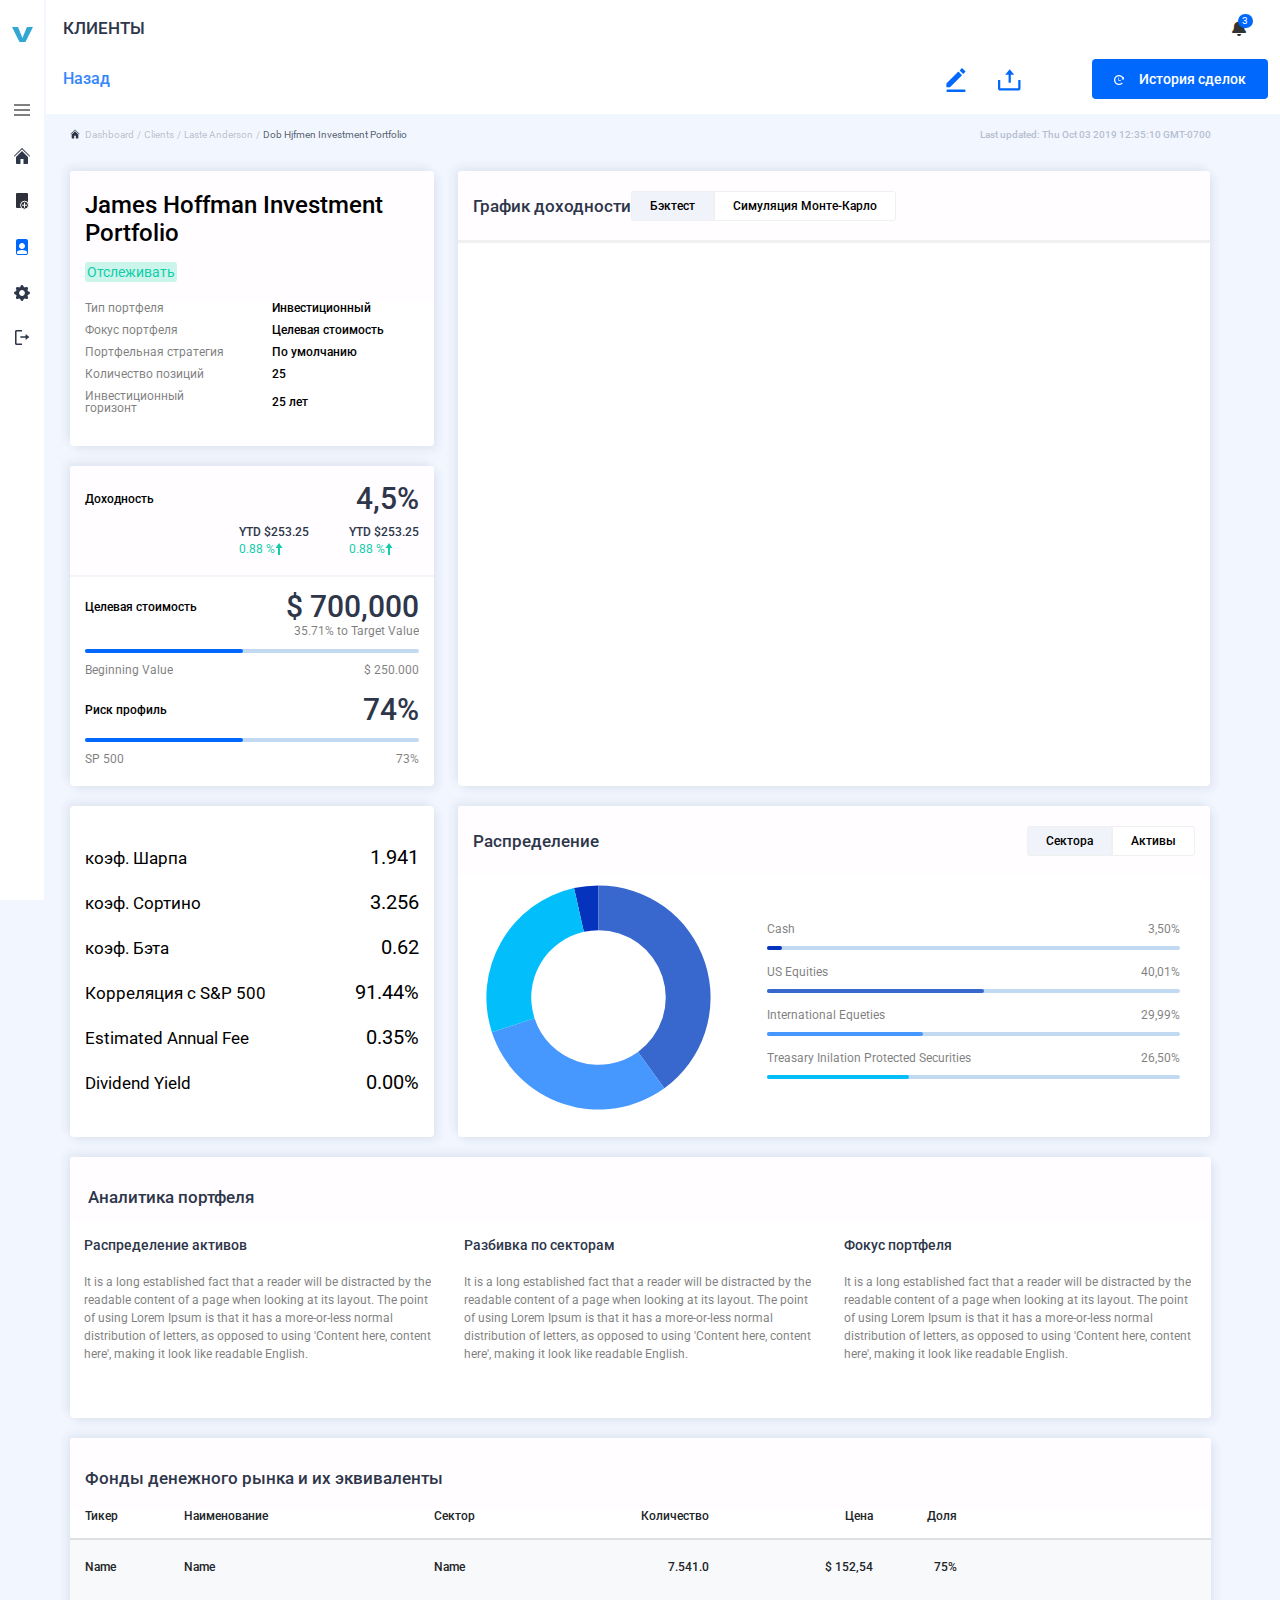
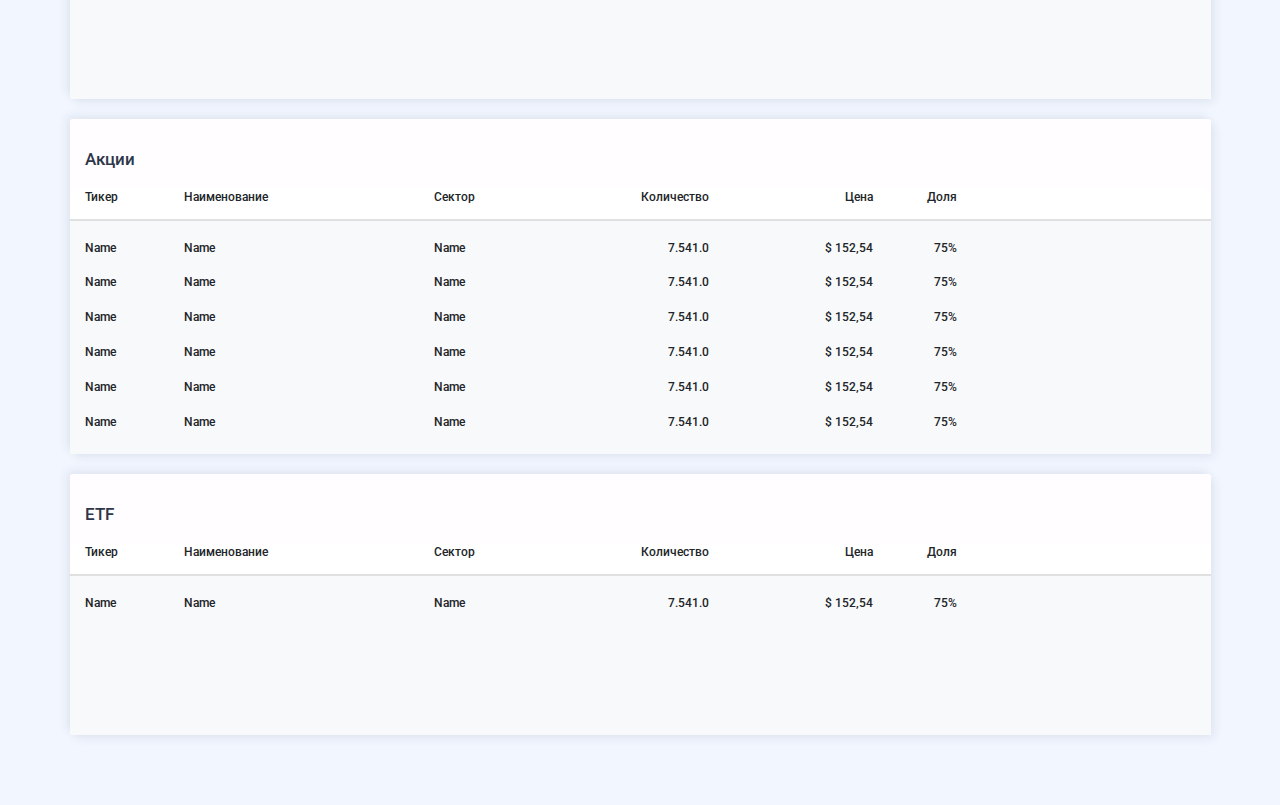
<file: overview-client.html>
<!DOCTYPE html>
<html lang="en">

<head>
    <meta charset="UTF-8" />
    <meta name="viewport" content="width=device-width, initial-scale=1, shrink-to-fit=no" />
    <meta http-equiv="x-ua-compatible" content="ie=edge" />
    <meta name="viewport" content="width=1300">
    <title>Dashboard</title>
    <!-- MDB icon -->
    <link rel="icon" href="img/mdb-favicon.ico" type="image/x-icon" />
    <!-- Font Awesome -->
    <link rel="stylesheet" href="https://use.fontawesome.com/releases/v5.15.2/css/all.css" />
    <!-- Google Fonts Roboto -->
    <link rel="stylesheet" href="https://fonts.googleapis.com/css2?family=Roboto:wght@300;400;500;700&display=swap" />
    <!-- MDB -->
    <link rel="stylesheet" href="css/mdb.min.css" />
    <link rel="stylesheet" href="css/animate.css" />
    <link rel="stylesheet" href="css/style.css" />
    <!-- Include jQuery -->
    <script type="text/javascript" src=" https://code.jquery.com/jquery-3.3.1.min.js"></script>
    <script src="https://cdn.anychart.com/releases/8.10.0/js/anychart-base.min.js" type="text/javascript"></script>
    <link rel="stylesheet" type="text/css" href="https://cdn.anychart.com/releases/8.10.0/css/anychart-ui.min.css" />
    <link rel="stylesheet" href="css/jquery.scrollbar.css">
    <style>
        .content {
            padding-top: 129px;
        }
    </style>
</head>

<body>
    <!-- Start your project here-->
    <header>
        <nav class="navbar fixed-top navbar-expand-lg bg-white scrolling-navbar">
            <div class="container-fluid">
                <div class="navbar-top d-flex align-items-center justify-content-between w-100">
                    <a href="/" class="navbar-brand waves-effect">Клиенты</a>
                    <a href="#" class="bell waves-effect modal-notify-btn" data-mdb-toggle="modal" data-mdb-target="#notificationsModal">
                        <i class="fas fa-bell"></i>
                        <span class="badge rounded-pill badge-notification">3</span>
                    </a>
                </div>
                <div class="navbar-bottom d-flex align-items-center w-100">
                    <a href="clients.html" class="back">Назад</a>
                    <button class="btn_off edit ml-auto">
                        <svg width="24" height="24" viewBox="0 0 24 24" fill="none" xmlns="http://www.w3.org/2000/svg">
                            <path fill-rule="evenodd" clip-rule="evenodd" d="M3.5999 21.6H20.3999C20.7182 21.6 21.0234 21.7264 21.2484 21.9515C21.4735 22.1765 21.5999 22.4817 21.5999 22.8C21.5999 23.1183 21.4735 23.4235 21.2484 23.6485C21.0234 23.8736 20.7182 24 20.3999 24H3.5999C3.28164 24 2.97642 23.8736 2.75137 23.6485C2.52633 23.4235 2.3999 23.1183 2.3999 22.8C2.3999 22.4817 2.52633 22.1765 2.75137 21.9515C2.97642 21.7264 3.28164 21.6 3.5999 21.6ZM2.3999 15.6L14.3999 3.6L17.9999 7.2L5.9999 19.2H2.3999V15.6ZM15.5999 2.4L17.9999 0L21.5999 3.6L19.1987 6.0012L15.5999 2.4Z" fill="#0068FC" />
                        </svg>
                    </button>
                    <button class="btn_off download-btn">
                        <svg width="24" height="24" viewBox="0 0 24 24" fill="none" xmlns="http://www.w3.org/2000/svg">
                            <path d="M11.7 1.20019L7.19995 6.82519L10.575 6.82519L10.575 14.7002L12.825 14.7002L12.825 6.82519L16.2 6.82519L11.7 1.20019Z" fill="#0068FC" />
                            <path d="M2.25 20.1667L20.25 20.1667L20.25 12L22.5 12L22.5 20.1667C22.5 21.4535 21.4909 22.5 20.25 22.5L2.25 22.5C1.00913 22.5 6.363e-07 21.4535 5.49685e-07 20.1667L0 12L2.25 12L2.25 20.1667Z" fill="#0068FC" />
                        </svg>
                    </button>
                    <button type="button" class="btn btn-primary history-transactions">
                        <svg width="10" height="10" viewBox="0 0 10 10" fill="none" xmlns="http://www.w3.org/2000/svg">
                            <path d="M5 2.5H4.375V5.625H6.875V5H5V2.5Z" fill="white" />
                            <path d="M10 4.375V1.875L9.3125 2.5625C8.5 1 6.875 0 5 0C2.25 0 0 2.25 0 5C0 7.75 2.25 10 5 10C6.5 10 7.875 9.3125 8.75 8.25L7.8125 7.4375C7.125 8.25 6.125 8.75 5 8.75C2.9375 8.75 1.25 7.0625 1.25 5C1.25 2.9375 2.9375 1.25 5 1.25C6.5 1.25 7.8125 2.1875 8.4375 3.4375L7.5 4.375H10Z" fill="white" />
                        </svg>
                        <span>История сделок</span>
                    </button>
                </div>
            </div>
        </nav>
        <div class="sidebar-fixed position-fixed">
            <a href="#" class="logo-wrapper waves-effect">
                <svg width="21" height="15" viewBox="0 0 21 15" fill="none" xmlns="http://www.w3.org/2000/svg">
                    <path d="M10.4691 10.9203L14.9471 0H21L13.4338 15H7.50441L0 0H6.00662L10.4691 10.9203Z" fill="#32A7D4" />
                </svg>
            </a>
            <div class="list-group list-group-flush">
                <a class="list-group-item waves-effect sidebar-toggler">
                    <svg class="sidebar-btn-open" width="16" height="12" viewBox="0 0 16 12" fill="none" xmlns="http://www.w3.org/2000/svg">
                        <path d="M0 1H16" stroke="black" />
                        <path d="M0 6H16" stroke="black" />
                        <path d="M0 11H16" stroke="black" />
                    </svg>
                    <span class="sidebar-btn-close">
                        <img src="img/cross.png" alt="">
                    </span>
                </a>
                <a href="index.html" class="list-group-item waves-effect">
                    <svg width="16" height="18" viewBox="0 0 16 18" fill="none" xmlns="http://www.w3.org/2000/svg">
                        <path d="M15.5 9.50004C15.4342 9.50042 15.369 9.4878 15.3081 9.46292C15.2471 9.43804 15.1917 9.40138 15.145 9.35503L8.00001 2.20503L0.855014 9.35503C0.759363 9.43695 0.636325 9.47975 0.510487 9.47489C0.384649 9.47003 0.265279 9.41786 0.176232 9.32882C0.0871848 9.23977 0.0350186 9.1204 0.030158 8.99456C0.0252975 8.86872 0.0681005 8.74569 0.150014 8.65003L7.65001 1.15004C7.74369 1.05691 7.87042 1.00464 8.00251 1.00464C8.13461 1.00464 8.26133 1.05691 8.35501 1.15004L15.855 8.65003C15.9238 8.72023 15.9704 8.80914 15.989 8.90566C16.0075 9.00219 15.9972 9.10204 15.9593 9.19273C15.9214 9.28343 15.8577 9.36095 15.776 9.41561C15.6943 9.47026 15.5983 9.49963 15.5 9.50004Z" fill="#2E364A" />
                        <path d="M8 3.89502L2 9.91502V16C2 16.2652 2.10536 16.5196 2.29289 16.7071C2.48043 16.8947 2.73478 17 3 17H6.5V12H9.5V17H13C13.2652 17 13.5196 16.8947 13.7071 16.7071C13.8946 16.5196 14 16.2652 14 16V9.88002L8 3.89502Z" fill="#2E364A" />
                    </svg>
                    <span class="sidebar-open-text">Главная</span>
                </a>
                <a href="create.html" class="list-group-item waves-effect">
                    <svg width="16" height="17" viewBox="0 0 16 17" fill="none" xmlns="http://www.w3.org/2000/svg">
                        <rect x="2" width="12" height="15" rx="1" fill="#2E3139" />
                        <circle cx="10.5" cy="12.2" r="4" fill="#2E3139" stroke="white" />
                        <path d="M8 12.2H13M10.5 9.70001V14.7" stroke="white" />
                    </svg>
                    <span class="sidebar-open-text">Создать портфель</span>
                </a>
                <a href="#" class="list-group-item waves-effect now">
                    <svg width="16" height="16" viewBox="0 0 16 16" fill="none" xmlns="http://www.w3.org/2000/svg">
                        <g clip-path="url(#clip0-973477)">
                            <path d="M12 0H4C3.46957 0 2.96086 0.210714 2.58579 0.585786C2.21071 0.960859 2 1.46957 2 2V14C2 14.5304 2.21071 15.0391 2.58579 15.4142C2.96086 15.7893 3.46957 16 4 16H12C12.5304 16 13.0391 15.7893 13.4142 15.4142C13.7893 15.0391 14 14.5304 14 14V2C14 1.46957 13.7893 0.960859 13.4142 0.585786C13.0391 0.210714 12.5304 0 12 0V0ZM11 7C11 7.79565 10.6839 8.55871 10.1213 9.12132C9.55871 9.68393 8.79565 10 8 10C7.20435 10 6.44129 9.68393 5.87868 9.12132C5.31607 8.55871 5 7.79565 5 7C5 6.20435 5.31607 5.44129 5.87868 4.87868C6.44129 4.31607 7.20435 4 8 4C8.79565 4 9.55871 4.31607 10.1213 4.87868C10.6839 5.44129 11 6.20435 11 7ZM8 11C10.623 11 12.146 11.826 13 12.755V14C13 14.2652 12.8946 14.5196 12.7071 14.7071C12.5196 14.8946 12.2652 15 12 15H4C3.73478 15 3.48043 14.8946 3.29289 14.7071C3.10536 14.5196 3 14.2652 3 14V12.755C3.854 11.825 5.377 11 8 11Z" fill="#2E364A" />
                        </g>
                        <defs>
                            <clipPath id="clip0-973477">
                                <rect width="16" height="16" fill="white" />
                            </clipPath>
                        </defs>
                    </svg>
                    <span class="sidebar-open-text">Клиенты</span>
                </a>
                <a href="settings.html" class="list-group-item waves-effect">
                    <svg width="16" height="16" viewBox="0 0 16 16" fill="none" xmlns="http://www.w3.org/2000/svg">
                        <path d="M9.405 1.05C8.992 -0.35 7.008 -0.35 6.595 1.05L6.495 1.39C6.43329 1.59959 6.32545 1.79272 6.17939 1.95521C6.03333 2.11771 5.85275 2.24544 5.6509 2.32906C5.44904 2.41268 5.23103 2.45006 5.01285 2.43846C4.79466 2.42685 4.58185 2.36656 4.39 2.262L4.08 2.092C2.797 1.394 1.394 2.797 2.093 4.079L2.262 4.39C2.708 5.21 2.285 6.231 1.39 6.495L1.05 6.595C-0.35 7.008 -0.35 8.992 1.05 9.405L1.39 9.505C1.59959 9.56671 1.79272 9.67455 1.95521 9.82061C2.11771 9.96667 2.24544 10.1472 2.32906 10.3491C2.41268 10.551 2.45006 10.769 2.43846 10.9872C2.42685 11.2053 2.36656 11.4182 2.262 11.61L2.092 11.92C1.394 13.203 2.797 14.606 4.079 13.907L4.39 13.738C4.58185 13.6334 4.79466 13.5731 5.01285 13.5615C5.23103 13.5499 5.44904 13.5873 5.6509 13.6709C5.85275 13.7546 6.03333 13.8823 6.17939 14.0448C6.32545 14.2073 6.43329 14.4004 6.495 14.61L6.595 14.95C7.008 16.35 8.992 16.35 9.405 14.95L9.505 14.61C9.56671 14.4004 9.67455 14.2073 9.82061 14.0448C9.96667 13.8823 10.1472 13.7546 10.3491 13.6709C10.551 13.5873 10.769 13.5499 10.9872 13.5615C11.2053 13.5731 11.4182 13.6334 11.61 13.738L11.92 13.908C13.203 14.606 14.606 13.203 13.907 11.921L13.738 11.61C13.6334 11.4182 13.5731 11.2053 13.5615 10.9872C13.5499 10.769 13.5873 10.551 13.6709 10.3491C13.7546 10.1472 13.8823 9.96667 14.0448 9.82061C14.2073 9.67455 14.4004 9.56671 14.61 9.505L14.95 9.405C16.35 8.992 16.35 7.008 14.95 6.595L14.61 6.495C14.4004 6.43329 14.2073 6.32545 14.0448 6.17939C13.8823 6.03333 13.7546 5.85275 13.6709 5.6509C13.5873 5.44904 13.5499 5.23103 13.5615 5.01285C13.5731 4.79466 13.6334 4.58185 13.738 4.39L13.908 4.08C14.606 2.797 13.203 1.394 11.921 2.093L11.61 2.262C11.4182 2.36656 11.2053 2.42685 10.9872 2.43846C10.769 2.45006 10.551 2.41268 10.3491 2.32906C10.1472 2.24544 9.96667 2.11771 9.82061 1.95521C9.67455 1.79272 9.56671 1.59959 9.505 1.39L9.405 1.05ZM8 10.93C7.22292 10.93 6.47766 10.6213 5.92818 10.0718C5.3787 9.52234 5.07 8.77708 5.07 8C5.07 7.22292 5.3787 6.47766 5.92818 5.92818C6.47766 5.3787 7.22292 5.07 8 5.07C8.77682 5.07 9.52182 5.37859 10.0711 5.92788C10.6204 6.47718 10.929 7.22218 10.929 7.999C10.929 8.77582 10.6204 9.52082 10.0711 10.0701C9.52182 10.6194 8.77682 10.928 8 10.928V10.93Z" fill="#2E364A" />
                    </svg>
                    <span class="sidebar-open-text">Настройки</span>
                </a>
                <a href="login.html" class="list-group-item waves-effect">
                    <svg width="16" height="16" viewBox="0 0 16 16" fill="none" xmlns="http://www.w3.org/2000/svg">
                        <path d="M15.3546 7.00006L11.6046 4.00006L11.6046 6.25006L6.35455 6.25006L6.35455 7.75006L11.6046 7.75006L11.6046 10.0001L15.3546 7.00006Z" fill="#2E364A" />
                        <path d="M2.55556 1.5L2.55556 13.5L8 13.5L8 15L2.55556 15C1.69767 15 1 14.3273 1 13.5L1 1.5C1 0.67275 1.69767 1.48716e-07 2.55555 1.28472e-07L8 0L8 1.5L2.55556 1.5Z" fill="#2E364A" />
                    </svg>
                    <span class="sidebar-open-text">Выход</span>
                </a>
            </div>
        </div>
    </header>
    <main class="content">
        <div class="container">
            <div class="content-top d-flex align-items-center justify-content-between">
                <ul class="breadcrumbs d-flex align-items-center">
                    <li class="breadcrumbs__item">
                        <a class="breadcrumbs__link d-flex align-items-center" href="#">
                            <svg width="10" height="10" viewBox="0 0 10 10" fill="none" xmlns="http://www.w3.org/2000/svg">
                                <path d="M9.16684 5.27728C9.13028 5.27749 9.09404 5.27049 9.06019 5.25666C9.02635 5.24284 8.99557 5.22247 8.96961 5.19672L5.00017 1.2245L1.03073 5.19672C0.977587 5.24223 0.909232 5.26601 0.839322 5.26331C0.769412 5.26061 0.703096 5.23163 0.653625 5.18216C0.604154 5.13269 0.575173 5.06637 0.572473 4.99646C0.569772 4.92655 0.593552 4.8582 0.639059 4.80506L4.80573 0.638393C4.85777 0.586657 4.92817 0.557617 5.00156 0.557617C5.07494 0.557617 5.14535 0.586657 5.19739 0.638393L9.36406 4.80506C9.40228 4.84405 9.42817 4.89345 9.43847 4.94707C9.44878 5.0007 9.44305 5.05617 9.42201 5.10656C9.40096 5.15694 9.36554 5.20001 9.32015 5.23038C9.27477 5.26074 9.22144 5.27705 9.16684 5.27728Z" fill="#2E364A" />
                                <path d="M4.99984 2.16406L1.6665 5.50851V8.88906C1.6665 9.0364 1.72504 9.17771 1.82922 9.2819C1.93341 9.38609 2.07472 9.44462 2.22206 9.44462H4.1665V6.66684H5.83317V9.44462H7.77761C7.92496 9.44462 8.06626 9.38609 8.17045 9.2819C8.27464 9.17771 8.33317 9.0364 8.33317 8.88906V5.48906L4.99984 2.16406Z" fill="#2E364A" />
                            </svg>
                            Dashboard
                        </a>
                    </li>
                    <li class="breadcrumbs__item breadcrumbs__item_slash">/</li>
                    <li class="breadcrumbs__item">
                        <a class="breadcrumbs__link d-flex align-items-center" href="#">
                            Clients
                        </a>
                    </li>
                    <li class="breadcrumbs__item breadcrumbs__item_slash">/</li>
                    <li class="breadcrumbs__item">
                        <a class="breadcrumbs__link d-flex align-items-center" href="#">
                            Laste Anderson
                        </a>
                    </li>
                    <li class="breadcrumbs__item breadcrumbs__item_slash">/</li>
                    <li class="breadcrumbs__item">
                        <a class="breadcrumbs__link active d-flex align-items-center" href="#">
                            Dob Hjfmen Investment Portfolio
                        </a>
                    </li>
                </ul>
                <p class="updated">Last updated: Thu Oct 03 2019 12:35:10 GMT-0700</p>
            </div>
            <div class="row fadeIn">
                <div class="col-md-4">
                    <div class="card portfolio-info-card">
                        <div class="card-header">
                            <p class="big-text" id="changeNameField">James Hoffman Investment Portfolio</p>
                            <div class="d-flex align-items-center portfolio-info-card__details">
                                <span class="badge bg-success badge-edited">Отслеживать</span>
                            </div>
                        </div>
                        <div class="card-body">
                            <div class="stroke d-flex align-items-center">
                                <p class="srtoke__title">Тип портфеля</p>
                                <p class="srtoke__info">Инвестиционный</p>
                            </div>
                            <div class="stroke d-flex align-items-center">
                                <p class="srtoke__title">Фокус портфеля</p>
                                <p class="srtoke__info">Целевая стоимость</p>
                            </div>
                            <div class="stroke d-flex align-items-center">
                                <p class="srtoke__title">Портфельная стратегия</p>
                                <p class="srtoke__info">По умолчанию</p>
                            </div>
                            <div class="stroke d-flex align-items-center">
                                <p class="srtoke__title">Количество позиций</p>
                                <p class="srtoke__info">25</p>
                            </div>
                            <div class="stroke d-flex align-items-center">
                                <p class="srtoke__title">Инвестиционный горизонт</p>
                                <p class="srtoke__info">25 лет</p>
                            </div>
                        </div>
                    </div>
                    <div class="card target-cost-card target-cost-card_2">
                        <div class="card-header">
                            <div class="d-flex align-items-center">
                                <p class="small-heading">Доходность</p>
                                <p class="huge-text ml-auto">4,5%</p>
                            </div>
                            <div class="d-flex align-items-center target-cost-card__header-bottom">
                                <div class="profitability-rating ml-auto">
                                    <span class="profitability-rating__top">YTD $253.25</span>
                                    <span class="text-success d-flex align-items-center client-rating__item">
                                        <span>0.88 % </span>
                                        <svg width="8" height="12" viewBox="0 0 8 12" fill="none" xmlns="http://www.w3.org/2000/svg">
                                            <path d="M5 12H3V5H0.5L4 0L7.5 5H5V12Z" fill="#11CDA9"></path>
                                        </svg>
                                    </span>
                                </div>
                                <div class="profitability-rating profitability-rating_2">
                                    <span class="profitability-rating__top">YTD $253.25</span>
                                    <span class="text-success d-flex align-items-center client-rating__item">
                                        <span>0.88 % </span>
                                        <svg width="8" height="12" viewBox="0 0 8 12" fill="none" xmlns="http://www.w3.org/2000/svg">
                                            <path d="M5 12H3V5H0.5L4 0L7.5 5H5V12Z" fill="#11CDA9"></path>
                                        </svg>
                                    </span>
                                </div>
                            </div>
                        </div>
                        <div class="card-body">
                            <div class="card-block">
                                <div class="target-cost-card__top d-flex align-items-center justify-content-between">
                                    <p class="small-heading">Целевая стоимость</p>
                                    <p class="huge-text">$ 700,000</p>
                                </div>
                                <p class="target-cost-card__caption text-right">35.71% to Target Value</p>
                                <div class="progress-block">
                                    <div class="progress-block__line">
                                        <div class="progress-block__percent"></div>
                                    </div>
                                    <div class="progress-block__bottom d-flex align-items-center justify-content-between">
                                        <p class="target-cost-card__caption">Beginning Value</p>
                                        <p class="target-cost-card__caption">$ 250.000</p>
                                    </div>
                                </div>
                            </div>
                            <div class="card-block risk-progress">
                                <div class="target-cost-card__top d-flex align-items-center justify-content-between">
                                    <p class="small-heading">Риск профиль</p>
                                    <p class="huge-text">74%</p>
                                </div>
                                <div class="progress-block">
                                    <div class="progress-block__line">
                                        <div class="progress-block__percent"></div>
                                    </div>
                                    <div class="progress-block__bottom d-flex align-items-center justify-content-between">
                                        <p class="target-cost-card__caption">SP 500</p>
                                        <p class="target-cost-card__caption">73%</p>
                                    </div>
                                </div>
                            </div>
                        </div>
                    </div>
                    <div class="card odds odds_2">
                        <div class="card-body">
                            <ul class="odds-list">
                                <li class="odds-list__item d-flex align-items-center justify-content-between">
                                    <p class="odds-list__main">коэф. Шарпа</p>
                                    <p class="odds-list__odd">1.941</p>
                                </li>
                                <li class="odds-list__item d-flex align-items-center justify-content-between">
                                    <p class="odds-list__main">коэф. Сортино</p>
                                    <p class="odds-list__odd">3.256</p>
                                </li>
                                <li class="odds-list__item d-flex align-items-center justify-content-between">
                                    <p class="odds-list__main">коэф. Бэта</p>
                                    <p class="odds-list__odd">0.62</p>
                                </li>
                                <li class="odds-list__item d-flex align-items-center justify-content-between">
                                    <p class="odds-list__main">Корреляция с S&amp;P 500</p>
                                    <p class="odds-list__odd">91.44%</p>
                                </li>
                                <li class="odds-list__item d-flex align-items-center justify-content-between">
                                    <p class="odds-list__main">Estimated Annual Fee</p>
                                    <p class="odds-list__odd">0.35%</p>
                                </li>
                                <li class="odds-list__item d-flex align-items-center justify-content-between">
                                    <p class="odds-list__main">Dividend Yield</p>
                                    <p class="odds-list__odd">0.00%</p>
                                </li>
                            </ul>
                        </div>
                    </div>
                </div>
                <div class="col-md-8 blok-grower">
                    <div class="card profit-graph flex-grow-100">
                        <div class="card-header d-flex align-items-center">
                            <p class="card-title">
                                График доходности
                            </p>
                            <div class="dropdown ml-auto dropdown_blue dropdown-add-graph dropdown-add-graph_2">
                                <button class="signals__sort-btn dropdown-toggle weight-normal" type="button" id="dropdownMenuButton" data-mdb-toggle="dropdown" aria-expanded="false">
                                    Russell 3000(WV)
                                    <svg width="14" height="9" viewBox="0 0 14 9" fill="none" xmlns="http://www.w3.org/2000/svg">
                                        <path d="M1 1L7 7L13 1" stroke="#2E364A" stroke-width="2" />
                                    </svg>
                                </button>
                                <ul class="dropdown-menu" aria-labelledby="sdropdownMenuButton">
                                    <li><a class="dropdown-item" href="#">1</a></li>
                                    <li><a class="dropdown-item" href="#">2</a></li>
                                    <li><a class="dropdown-item" href="#">3</a></li>
                                </ul>
                            </div>
                            <ul class="nav nav-tabs" id="forecastTabs" role="tablist">
                                <li class="nav-item" role="presentation">
                                    <a class="nav-link waves-effect tabBacktest-1" id="tabBacktest" data-mdb-toggle="tab" href="#tabBacktestContent" role="tab" aria-controls="tabBacktestContent" aria-selected="true">Бэктест</a>
                                </li>
                                <li class="nav-item" role="presentation">
                                    <a class="nav-link waves-effect active tabSimulation-1" id="tabSimulation" data-mdb-toggle="tab" href="#tabSimulationContent" role="tab" aria-controls="tabSimulationContent" aria-selected="false">Симуляция Монте-Карло</a>
                                </li>
                            </ul>
                        </div>
                        <div class="card-body">
                            <div class="tab-content" id="forecastTabsContent">
                                <div class="tab-pane fade" id="tabBacktestContent" role="tabpanel" aria-labelledby="tabBacktestContent">
                                    <div id="chart-monte" style="width: 100%; height: 100%;"></div>
                                </div>
                                <div class="tab-pane fade show active" id="tabSimulationContent" role="tabpanel" aria-labelledby="tabSimulationContent">
                                    <div id="chart-monte-2" style="width: 100%; height: 100%;"></div>
                                </div>
                            </div>
                        </div>
                    </div>
                    <div class="card distribution card_mt">
                        <div class="card-header d-flex align-items-center justify-content-between">
                            <p class="card-title">Распределение</p>
                            <ul class="nav nav-tabs" id="distributionTabs" role="tablist">
                                <li class="nav-item" role="presentation">
                                    <a class="nav-link waves-effect" id="tabSectors" data-mdb-toggle="tab" href="#tabSectorsContent" role="tab" aria-controls="tabSectorsContent" aria-selected="true">Сектора</a>
                                </li>
                                <li class="nav-item" role="presentation">
                                    <a class="nav-link waves-effect active" id="tabActives" data-mdb-toggle="tab" href="#tabActivesContent" role="tab" aria-controls="tabActivesContent" aria-selected="false">Активы</a>
                                </li>
                            </ul>
                        </div>
                        <div class="card-body">
                            <div class="tab-content" id="distributionTabsContent">
                                <div class="tab-pane fade" id="tabSectorsContent" role="tabpanel" aria-labelledby="tabSectorsContent">
                                    <div class="graph-inner d-flex justify-content-between align-items-center">
                                        <div class="canvas-wrapper">
                                            <!-- <canvas id="distributionGraph2" width="190" height="190"></canvas> -->
                                            <div id="donutChart"></div>
                                        </div>
                                        <div class="graph-options scrollbar-inner">
                                            <div class="progress-block">
                                                <div class="progress-block__top d-flex align-items-center justify-content-between">
                                                    <p class="target-cost-card__caption">Cash</p>
                                                    <p class="target-cost-card__caption">3,50%</p>
                                                </div>
                                                <div class="progress-block__line">
                                                    <div class="progress-block__percent progress-block__percent_1"></div>
                                                </div>
                                            </div>
                                            <div class="progress-block">
                                                <div class="progress-block__top d-flex align-items-center justify-content-between">
                                                    <p class="target-cost-card__caption">US Equities</p>
                                                    <p class="target-cost-card__caption">40,01%</p>
                                                </div>
                                                <div class="progress-block__line">
                                                    <div class="progress-block__percent progress-block__percent_2"></div>
                                                </div>
                                            </div>
                                            <div class="progress-block">
                                                <div class="progress-block__top d-flex align-items-center justify-content-between">
                                                    <p class="target-cost-card__caption">International Equeties</p>
                                                    <p class="target-cost-card__caption">29,99%</p>
                                                </div>
                                                <div class="progress-block__line">
                                                    <div class="progress-block__percent progress-block__percent_3"></div>
                                                </div>
                                            </div>
                                            <div class="progress-block">
                                                <div class="progress-block__top d-flex align-items-center justify-content-between">
                                                    <p class="target-cost-card__caption">Treasary Inilation Protected Securities</p>
                                                    <p class="target-cost-card__caption">26,50%</p>
                                                </div>
                                                <div class="progress-block__line">
                                                    <div class="progress-block__percent progress-block__percent_4"></div>
                                                </div>
                                            </div>
                                            <div class="progress-block">
                                                <div class="progress-block__top d-flex align-items-center justify-content-between">
                                                    <p class="target-cost-card__caption">Treasary Inilation Protected Securities</p>
                                                    <p class="target-cost-card__caption">26,50%</p>
                                                </div>
                                                <div class="progress-block__line">
                                                    <div class="progress-block__percent progress-block__percent_4"></div>
                                                </div>
                                            </div>
                                        </div>
                                    </div>
                                </div>
                                <div class="tab-pane fade show active" id="tabActivesContent" role="tabpanel" aria-labelledby="tabActivesContent">
                                    <div class="graph-inner d-flex justify-content-between align-items-center">
                                        <div class="canvas-wrapper">
                                            <!-- <canvas id="distributionGraph2" width="190" height="190"></canvas> -->
                                            <div id="donutChart2"></div>
                                        </div>
                                        <div class="graph-options scrollbar-inner">
                                            <div class="progress-block">
                                                <div class="progress-block__top d-flex align-items-center justify-content-between">
                                                    <p class="target-cost-card__caption">Cash</p>
                                                    <p class="target-cost-card__caption">3,50%</p>
                                                </div>
                                                <div class="progress-block__line">
                                                    <div class="progress-block__percent progress-block__percent_1"></div>
                                                </div>
                                            </div>
                                            <div class="progress-block">
                                                <div class="progress-block__top d-flex align-items-center justify-content-between">
                                                    <p class="target-cost-card__caption">US Equities</p>
                                                    <p class="target-cost-card__caption">40,01%</p>
                                                </div>
                                                <div class="progress-block__line">
                                                    <div class="progress-block__percent progress-block__percent_2"></div>
                                                </div>
                                            </div>
                                            <div class="progress-block">
                                                <div class="progress-block__top d-flex align-items-center justify-content-between">
                                                    <p class="target-cost-card__caption">International Equeties</p>
                                                    <p class="target-cost-card__caption">29,99%</p>
                                                </div>
                                                <div class="progress-block__line">
                                                    <div class="progress-block__percent progress-block__percent_3"></div>
                                                </div>
                                            </div>
                                            <div class="progress-block">
                                                <div class="progress-block__top d-flex align-items-center justify-content-between">
                                                    <p class="target-cost-card__caption">Treasary Inilation Protected Securities</p>
                                                    <p class="target-cost-card__caption">26,50%</p>
                                                </div>
                                                <div class="progress-block__line">
                                                    <div class="progress-block__percent progress-block__percent_4"></div>
                                                </div>
                                            </div>
                                            <div class="progress-block">
                                                <div class="progress-block__top d-flex align-items-center justify-content-between">
                                                    <p class="target-cost-card__caption">Treasary Inilation Protected Securities</p>
                                                    <p class="target-cost-card__caption">26,50%</p>
                                                </div>
                                                <div class="progress-block__line">
                                                    <div class="progress-block__percent progress-block__percent_4"></div>
                                                </div>
                                            </div>
                                        </div>
                                    </div>
                                </div>
                            </div>
                        </div>
                    </div>
                </div>
            </div>
            <div class="row fadeIn row_mt">
                <div class="col-md-12">
                    <div class="card analytics">
                        <div class="card-header">
                            <p class="card-title">Аналитика портфеля</p>
                        </div>
                        <div class="card-body d-flex align-items-start justify-content-between">
                            <div class="analytics__block">
                                <p class="analytics__heading">Распределение активов</p>
                                <p class="analytics__text">It is a long established fact that a reader will be distracted by the readable content of a page when looking at its layout. The point of using Lorem Ipsum is that it has a more-or-less normal distribution of letters, as opposed to using 'Content here, content here', making it look like readable English.</p>
                            </div>
                            <div class="analytics__block">
                                <p class="analytics__heading">Разбивка по секторам</p>
                                <p class="analytics__text">It is a long established fact that a reader will be distracted by the readable content of a page when looking at its layout. The point of using Lorem Ipsum is that it has a more-or-less normal distribution of letters, as opposed to using 'Content here, content here', making it look like readable English.</p>
                            </div>
                            <div class="analytics__block">
                                <p class="analytics__heading">Фокус портфеля</p>
                                <p class="analytics__text">It is a long established fact that a reader will be distracted by the readable content of a page when looking at its layout. The point of using Lorem Ipsum is that it has a more-or-less normal distribution of letters, as opposed to using 'Content here, content here', making it look like readable English.</p>
                            </div>
                        </div>
                    </div>
                </div>
            </div>
            <div class="row fadeIn row_mt">
                <div class="col-md-12">
                    <div class="card fonds">
                        <div class="card-header">
                            <p class="card-title">Фонды денежного рынка и их эквиваленты</p>
                        </div>
                        <div class="card-body">
                            <table class="table table-view">
                                <thead>
                                    <tr>
                                        <th>Тикер</th>
                                        <th>Наименование</th>
                                        <th>Сектор</th>
                                        <th>Количество</th>
                                        <th>Цена</th>
                                        <th>Доля</th>
                                    </tr>
                                </thead>
                                <tbody>
                                    <tr>
                                        <td>Name</td>
                                        <td>Name</td>
                                        <td>Name</td>
                                        <td>7.541.0</td>
                                        <td>$ 152,54</td>
                                        <td>75%</td>
                                    </tr>
                                </tbody>
                            </table>
                        </div>
                    </div>
                </div>
            </div>
            <div class="row fadeIn row_mt">
                <div class="col-md-12">
                    <div class="card fonds">
                        <div class="card-header">
                            <p class="card-title">Акции</p>
                        </div>
                        <div class="card-body">
                            <table class="table table-view">
                                <thead>
                                    <tr>
                                        <th>Тикер</th>
                                        <th>Наименование</th>
                                        <th>Сектор</th>
                                        <th>Количество</th>
                                        <th>Цена</th>
                                        <th>Доля</th>
                                    </tr>
                                </thead>
                                <tbody>
                                    <tr>
                                        <td>Name</td>
                                        <td>Name</td>
                                        <td>Name</td>
                                        <td>7.541.0</td>
                                        <td>$ 152,54</td>
                                        <td>75%</td>
                                    </tr>
                                    <tr>
                                        <td>Name</td>
                                        <td>Name</td>
                                        <td>Name</td>
                                        <td>7.541.0</td>
                                        <td>$ 152,54</td>
                                        <td>75%</td>
                                    </tr>
                                    <tr>
                                        <td>Name</td>
                                        <td>Name</td>
                                        <td>Name</td>
                                        <td>7.541.0</td>
                                        <td>$ 152,54</td>
                                        <td>75%</td>
                                    </tr>
                                    <tr>
                                        <td>Name</td>
                                        <td>Name</td>
                                        <td>Name</td>
                                        <td>7.541.0</td>
                                        <td>$ 152,54</td>
                                        <td>75%</td>
                                    </tr>
                                    <tr>
                                        <td>Name</td>
                                        <td>Name</td>
                                        <td>Name</td>
                                        <td>7.541.0</td>
                                        <td>$ 152,54</td>
                                        <td>75%</td>
                                    </tr>
                                    <tr>
                                        <td>Name</td>
                                        <td>Name</td>
                                        <td>Name</td>
                                        <td>7.541.0</td>
                                        <td>$ 152,54</td>
                                        <td>75%</td>
                                    </tr>
                                </tbody>
                            </table>
                        </div>
                    </div>
                </div>
            </div>
            <div class="row fadeIn row_mt">
                <div class="col-md-12">
                    <div class="card fonds">
                        <div class="card-header">
                            <p class="card-title">ETF</p>
                        </div>
                        <div class="card-body">
                            <table class="table table-view">
                                <thead>
                                    <tr>
                                        <th>Тикер</th>
                                        <th>Наименование</th>
                                        <th>Сектор</th>
                                        <th>Количество</th>
                                        <th>Цена</th>
                                        <th>Доля</th>
                                    </tr>
                                </thead>
                                <tbody>
                                    <tr>
                                        <td>Name</td>
                                        <td>Name</td>
                                        <td>Name</td>
                                        <td>7.541.0</td>
                                        <td>$ 152,54</td>
                                        <td>75%</td>
                                    </tr>
                                    <!--  <tr>
                                        <td>Name</td>
                                        <td>Name</td>
                                        <td>Name</td>
                                        <td>7.541.0</td>
                                        <td>$ 152,54</td>
                                        <td>75%</td>
                                    </tr> -->
                                </tbody>
                            </table>
                        </div>
                    </div>
                </div>
            </div>
        </div>
    </main>
    <!-- Modals -->
    <div class="modal fade" id="notificationsModal" tabindex="-1" aria-labelledby="exampleModalLabel" aria-hidden="true">
        <div class="modal-dialog">
            <div class="modal-content">
                <div class="close-this" data-mdb-dismiss="modal" aria-label="Close">
                    <svg width="18" height="18" viewBox="0 0 18 18" fill="none" xmlns="http://www.w3.org/2000/svg">
                        <path d="M1.70711 0.292893C1.31658 -0.0976311 0.683417 -0.0976311 0.292893 0.292893C-0.0976311 0.683417 -0.0976311 1.31658 0.292893 1.70711L1.70711 0.292893ZM16.2929 17.7071C16.6834 18.0976 17.3166 18.0976 17.7071 17.7071C18.0976 17.3166 18.0976 16.6834 17.7071 16.2929L16.2929 17.7071ZM17.7071 1.70711C18.0976 1.31658 18.0976 0.683417 17.7071 0.292893C17.3166 -0.0976311 16.6834 -0.0976311 16.2929 0.292893L17.7071 1.70711ZM0.292893 16.2929C-0.0976311 16.6834 -0.0976311 17.3166 0.292893 17.7071C0.683417 18.0976 1.31658 18.0976 1.70711 17.7071L0.292893 16.2929ZM0.292893 1.70711L16.2929 17.7071L17.7071 16.2929L1.70711 0.292893L0.292893 1.70711ZM16.2929 0.292893L0.292893 16.2929L1.70711 17.7071L17.7071 1.70711L16.2929 0.292893Z" fill="#2E364A" />
                    </svg>
                </div>
                <div class="modal-header">
                    <div class="d-flex align-items-center">
                        <h3 class="card-title">Уведомления</h3>
                        <div class="dropdown ml-auto modal__dropdown">
                            <button class="signals__sort-btn dropdown-toggle" type="button" id="dropdownMenuButton" data-mdb-toggle="dropdown" aria-expanded="false">
                                Сортировать
                                <svg width="11" height="7" viewBox="0 0 11 7" fill="none" xmlns="http://www.w3.org/2000/svg">
                                    <path d="M1 1L5.5 6L7.75 3.5L10 1" stroke="#2E364A" />
                                </svg>
                            </button>
                            <ul class="dropdown-menu" aria-labelledby="dropdownMenuButton">
                                <li><a class="dropdown-item" href="#">1</a></li>
                                <li><a class="dropdown-item" href="#">2</a></li>
                                <li><a class="dropdown-item" href="#">3</a></li>
                            </ul>
                        </div>
                    </div>
                    <ul class="nav nav-tabs modal__tabs" id="ex1" role="tablist">
                        <li class="nav-item" role="presentation">
                            <a class="nav-link waves-effect" id="ex1-tab-1" data-mdb-toggle="tab" href="#ex1-tabs-1" role="tab" aria-controls="ex1-tabs-1" aria-selected="true">Новый</a>
                        </li>
                        <li class="nav-item" role="presentation">
                            <a class="nav-link waves-effect active" id="ex1-tab-3" data-mdb-toggle="tab" href="#ex1-tabs-3" role="tab" aria-controls="ex1-tabs-3" aria-selected="false">Все</a>
                        </li>
                        <li class="nav-item" role="presentation">
                            <a class="nav-link waves-effect" id="ex1-tab-2" data-mdb-toggle="tab" href="#ex1-tabs-2" role="tab" aria-controls="ex1-tabs-2" aria-selected="false">Прочитаный</a>
                        </li>
                    </ul>
                    <div class="long-search">
                        <input type="search" id="form1" class="form-control" placeholder="Выбрать">
                        <svg class="search-icon" width="15" height="15" viewBox="0 0 15 15" fill="none" xmlns="http://www.w3.org/2000/svg">
                            <path d="M14 14L11.0093 11.004L14 14ZM12.6666 7.00001C12.6666 8.5029 12.0696 9.94424 11.0069 11.0069C9.94421 12.0697 8.50287 12.6667 6.99998 12.6667C5.49709 12.6667 4.05575 12.0697 2.99304 11.0069C1.93034 9.94424 1.33331 8.5029 1.33331 7.00001C1.33331 5.49712 1.93034 4.05578 2.99304 2.99307C4.05575 1.93037 5.49709 1.33334 6.99998 1.33334C8.50287 1.33334 9.94421 1.93037 11.0069 2.99307C12.0696 4.05578 12.6666 5.49712 12.6666 7.00001V7.00001Z" stroke="#2E364A" stroke-width="2" stroke-linecap="round"></path>
                        </svg>
                    </div>
                    <p class="signals__date modals-notify__date">October 03, 2019 </p>
                </div>
                <div class="modal-body">
                    <div class="signal signal-new">
                        <div class="d-flex align-items-center justify-content-between">
                            <div class="badge bg-danger">
                                Новый
                            </div>
                            <p class="signal__date">
                                <svg width="10" height="10" viewBox="0 0 10 10" fill="none" xmlns="http://www.w3.org/2000/svg">
                                    <g opacity="0.3">
                                        <path d="M5 0.625C2.58398 0.625 0.625 2.58398 0.625 5C0.625 7.41602 2.58398 9.375 5 9.375C7.41602 9.375 9.375 7.41602 9.375 5C9.375 2.58398 7.41602 0.625 5 0.625ZM5 8.63281C2.99414 8.63281 1.36719 7.00586 1.36719 5C1.36719 2.99414 2.99414 1.36719 5 1.36719C7.00586 1.36719 8.63281 2.99414 8.63281 5C8.63281 7.00586 7.00586 8.63281 5 8.63281Z" fill="#2D3C64"></path>
                                        <path d="M6.70605 6.23633L5.31348 5.22949V2.8125C5.31348 2.76953 5.27832 2.73438 5.23535 2.73438H4.76563C4.72266 2.73438 4.6875 2.76953 4.6875 2.8125V5.50195C4.6875 5.52734 4.69922 5.55078 4.71973 5.56543L6.33496 6.74317C6.37012 6.76856 6.41895 6.76074 6.44434 6.72656L6.72363 6.3457C6.74902 6.30957 6.74121 6.26074 6.70605 6.23633Z" fill="#2D3C64"></path>
                                    </g>
                                </svg>
                                Today, July 12, 2019, 11:36 AM
                            </p>
                        </div>
                        <div class="signal__content">
                            <h3 class="signal__title">Distribution Request Processed</h3>
                            <p class="signal__text">Your saved portfolio for Client X(Mr Smith) has been waiting for more than 14 days. This portfolio will be automatically deletsd after 15 days unless it is refreshed or executed </p>
                        </div>
                        <div class="signal__footer">
                            <div class="author">
                                <svg width="10" height="10" viewBox="0 0 10 10" fill="none" xmlns="http://www.w3.org/2000/svg">
                                    <path d="M0.833333 10C0.833333 10 0 10 0 9.16667C0 8.33333 0.833333 5.83333 5 5.83333C9.16667 5.83333 10 8.33333 10 9.16667C10 10 9.16667 10 9.16667 10H0.833333ZM5 5C5.66304 5 6.29893 4.73661 6.76777 4.26777C7.23661 3.79893 7.5 3.16304 7.5 2.5C7.5 1.83696 7.23661 1.20107 6.76777 0.732233C6.29893 0.263392 5.66304 0 5 0C4.33696 0 3.70107 0.263392 3.23223 0.732233C2.76339 1.20107 2.5 1.83696 2.5 2.5C2.5 3.16304 2.76339 3.79893 3.23223 4.26777C3.70107 4.73661 4.33696 5 5 5V5Z" fill="#A5A8C3"></path>
                                </svg>
                                Craig Gordon
                            </div>
                            <div class="d-flex signal__bottom align-items-center justify-content-between">
                                <div class="signal__note">
                                    <svg width="7" height="8" viewBox="0 0 7 8" fill="none" xmlns="http://www.w3.org/2000/svg">
                                        <rect width="7" height="8" rx="1" fill="#A5A8C3"></rect>
                                    </svg>
                                    Portfolio: Craig Gordon Investment Portfolio
                                </div>
                                <div class="signal-bottom__buttons">
                                    <button class="btn_off already-read">Прочитано</button>
                                    <a href="#" class="open-potfolio">Открыть портфель</a>
                                </div>
                            </div>
                        </div>
                    </div>
                    <div class="signal signal-new">
                        <div class="d-flex align-items-center justify-content-between">
                            <div class="badge bg-danger">
                                Новый
                            </div>
                            <p class="signal__date">
                                <svg width="10" height="10" viewBox="0 0 10 10" fill="none" xmlns="http://www.w3.org/2000/svg">
                                    <g opacity="0.3">
                                        <path d="M5 0.625C2.58398 0.625 0.625 2.58398 0.625 5C0.625 7.41602 2.58398 9.375 5 9.375C7.41602 9.375 9.375 7.41602 9.375 5C9.375 2.58398 7.41602 0.625 5 0.625ZM5 8.63281C2.99414 8.63281 1.36719 7.00586 1.36719 5C1.36719 2.99414 2.99414 1.36719 5 1.36719C7.00586 1.36719 8.63281 2.99414 8.63281 5C8.63281 7.00586 7.00586 8.63281 5 8.63281Z" fill="#2D3C64"></path>
                                        <path d="M6.70605 6.23633L5.31348 5.22949V2.8125C5.31348 2.76953 5.27832 2.73438 5.23535 2.73438H4.76563C4.72266 2.73438 4.6875 2.76953 4.6875 2.8125V5.50195C4.6875 5.52734 4.69922 5.55078 4.71973 5.56543L6.33496 6.74317C6.37012 6.76856 6.41895 6.76074 6.44434 6.72656L6.72363 6.3457C6.74902 6.30957 6.74121 6.26074 6.70605 6.23633Z" fill="#2D3C64"></path>
                                    </g>
                                </svg>
                                Today, July 12, 2019, 11:36 AM
                            </p>
                        </div>
                        <div class="signal__content">
                            <h3 class="signal__title">Distribution Request Processed</h3>
                            <p class="signal__text">Your saved portfolio for Client X(Mr Smith) has been waiting for more than 14 days. This portfolio will be automatically deletsd after 15 days unless it is refreshed or executed </p>
                        </div>
                        <div class="signal__footer">
                            <div class="author">
                                <svg width="10" height="10" viewBox="0 0 10 10" fill="none" xmlns="http://www.w3.org/2000/svg">
                                    <path d="M0.833333 10C0.833333 10 0 10 0 9.16667C0 8.33333 0.833333 5.83333 5 5.83333C9.16667 5.83333 10 8.33333 10 9.16667C10 10 9.16667 10 9.16667 10H0.833333ZM5 5C5.66304 5 6.29893 4.73661 6.76777 4.26777C7.23661 3.79893 7.5 3.16304 7.5 2.5C7.5 1.83696 7.23661 1.20107 6.76777 0.732233C6.29893 0.263392 5.66304 0 5 0C4.33696 0 3.70107 0.263392 3.23223 0.732233C2.76339 1.20107 2.5 1.83696 2.5 2.5C2.5 3.16304 2.76339 3.79893 3.23223 4.26777C3.70107 4.73661 4.33696 5 5 5V5Z" fill="#A5A8C3"></path>
                                </svg>
                                Craig Gordon
                            </div>
                            <div class="d-flex signal__bottom align-items-center justify-content-between">
                                <div class="signal__note">
                                    <svg width="7" height="8" viewBox="0 0 7 8" fill="none" xmlns="http://www.w3.org/2000/svg">
                                        <rect width="7" height="8" rx="1" fill="#A5A8C3"></rect>
                                    </svg>
                                    Portfolio: Craig Gordon Investment Portfolio
                                </div>
                                <div class="signal-bottom__buttons">
                                    <button class="btn_off already-read">Прочитано</button>
                                    <a href="#" class="open-potfolio">Открыть портфель</a>
                                </div>
                            </div>
                        </div>
                    </div>
                </div>
            </div>
        </div>
    </div>
    <!-- End your project here-->
    <!-- MDB -->
    <script type="text/javascript" src="js/mdb.min.js"></script>
    <script src="js/wow.min.js"></script>
    <script src="js/billboard.pkgd.js"></script>
    <!-- Custom scripts -->
    <script type="text/javascript" src="js/main.js"></script>
    <script src="https://cdn.anychart.com/releases/v8/js/anychart-base.min.js"></script>
    <script src="https://cdn.anychart.com/releases/v8/js/anychart-ui.min.js"></script>
    <script src="https://cdn.anychart.com/releases/v8/js/anychart-exports.min.js"></script>
    <script src="https://cdn.anychart.com/releases/v8/js/anychart-stock.min.js"></script>
    <script src="https://cdn.anychart.com/releases/v8/js/anychart-data-adapter.min.js"></script>
    <script src="js/jquery.scrollbar.min.js"></script>
    <script src="js/dji-daily-short.js"></script>
    <script>
    new WOW().init()
    </script>
    <script>
    var chart = bb.generate({

        size: {
            height: 250,
            width: 250
        },
        data: {
            columns: [
                ["data1", 3.5],
                ["data2", 40.01],
                ["data3", 29.99],
                ["data4", 26.50],
            ],
            type: "donut",
            colors: {
                data1: "#0633BE",
                data2: "#3868CE",
                data3: "#4697FE",
                data4: "#02BFFB",
            } // for ESM specify as: donut()
        },
        donut: {
            title: false,
            label: {
                ratio: 1.5
            }
        },
        tooltip: {
            show: false
        },
        legend: {
            show: false
        },
        bindto: "#donutChart"
    });

    var chart = bb.generate({

        size: {
            height: 250,
            width: 250
        },
        data: {
            columns: [
                ["data1", 3.5],
                ["data2", 40.01],
                ["data3", 29.99],
                ["data4", 26.50],
            ],
            type: "donut",
            colors: {
                data1: "#0633BE",
                data2: "#3868CE",
                data3: "#4697FE",
                data4: "#02BFFB",
            } // for ESM specify as: donut()
        },
        donut: {
            title: false,
            label: {
                ratio: 1.5
            }
        },
        tooltip: {
            show: false
        },
        legend: {
            show: false
        },
        bindto: "#donutChart2"
    });

    $('.dropdown-add-graph .dropdown-item').bind('click', function() {
        // The data used in this sample can be obtained from the CDN
        // https://cdn.anychart.com/samples/stock-general-features/displaying-data-in-millisecond/data.csv

        if ($('#tabSimulation').hasClass('active')) {
            $('#chart-monte-2').empty()

            anychart.data.loadCsvFile(
                'https://cdn.anychart.com/samples/stock-general-features/displaying-data-in-millisecond/data.csv',
                function(data) {
                    // create data table on loaded data
                    var dataTable = anychart.data.table();
                    dataTable.addData(data);

                    var rangeSelector = anychart.ui.rangeSelector();
                    var rangePicker = anychart.ui.rangePicker();


                    var chart = anychart.stock();

                    chart.padding(10, 45, 10, 10);
                    var plot = chart.plot();
                    var tooltip = chart.tooltip();

                    var currentPlot = chart.plot();

                    var scroller = chart.scroller();
                    var currentPlot = chart.scroller();
                    var thumbsSettings = scroller.thumbs();

                    var currentScroller = chart.scroller();
                    rangePicker.format('dd.MM.yyyy');
                    plot.line(dataTable.mapAs({ value: 1 })).name('Sapphire');
                    plot.line(dataTable.mapAs({ value: 3 })).name('Topaz');
                    var mapping = dataTable.mapAs({ value: 1 });
                    var mapping2 = dataTable.mapAs({ value: 3 });
                    var series_1 = plot.area(mapping);
                    var series_2 = plot.area(mapping2);


                    // currentPlot.area(mapping);
                    currentScroller.line(mapping);
                    currentScroller.line(mapping2);
                    chart.plot().legend(false)
                    chart.plot().yAxis().orientation("right");
                    series_2.fill(false);
                    series_1.stroke(false);
                    series_2.stroke('red')
                    series_1.fill(['#E3F2FF', '#CDE5FC'], 1, 0.5, null, 1, 0.9, 0.31);
                    tooltip.background({ corners: 2 });
                    tooltip.fontColor('#ffffff');
                    tooltip.fontWeight(500);
                    tooltip.fontSize(10);
                    thumbsSettings.enabled(false)
                    rangePicker.fromLabelText('от');
                    rangePicker.toLabelText('до');

                    rangeSelector.ranges([{
                        'type': "Unit",
                        'unit': "Day",
                        'count': 30,
                        'anchor': "first-date",
                        'text': "1 Month"
                    }, {
                        'type': "Unit",
                        'unit': "quarter",
                        'count': 1,
                        'anchor': "first-date",
                        'text': "3 Month"
                    }, {
                        'type': "Unit",
                        'unit': "quarter",
                        'count': 2,
                        'anchor': "first-date",
                        'text': "6 Month"
                    }, {
                        'type': 'ytd',
                        'text': 'YTD'
                    }, {
                        'type': "Unit",
                        'unit': "year",
                        'count': 1,
                        'anchor': "first-date",
                        'text': "1 year"
                    }, {
                        'type': 'max',
                        'text': 'All Time'
                    }]);
                    tooltip.format(function() {
                        return 'Распределение ' + this.value
                    });


                    chart.title();
                    rangePicker.render(chart);
                    rangeSelector.render(chart);
                    chart.container("chart-monte-2");
                    chart.draw();

                });
        } else if ($('#tabBacktest').hasClass('active')) {
            $('#chart-monte').empty()

            anychart.data.loadCsvFile(
                'https://cdn.anychart.com/samples/stock-general-features/displaying-data-in-millisecond/data.csv',
                function(data) {
                    // create data table on loaded data
                    var dataTable = anychart.data.table();
                    dataTable.addData(data);

                    var rangeSelector = anychart.ui.rangeSelector();
                    var rangePicker = anychart.ui.rangePicker();


                    var chart = anychart.stock();

                    chart.padding(10, 45, 10, 10);
                    var plot = chart.plot();
                    var tooltip = chart.tooltip();

                    var currentPlot = chart.plot();

                    var scroller = chart.scroller();
                    var currentPlot = chart.scroller();
                    var thumbsSettings = scroller.thumbs();

                    var currentScroller = chart.scroller();
                    rangePicker.format('dd.MM.yyyy');
                    plot.line(dataTable.mapAs({ value: 1 })).name('Sapphire');
                    plot.line(dataTable.mapAs({ value: 3 })).name('Topaz');
                    var mapping = dataTable.mapAs({ value: 1 });
                    var mapping2 = dataTable.mapAs({ value: 3 });
                    var series_1 = plot.area(mapping);
                    var series_2 = plot.area(mapping2);


                    // currentPlot.area(mapping);
                    currentScroller.line(mapping);
                    currentScroller.line(mapping2);
                    chart.plot().legend(false)
                    chart.plot().yAxis().orientation("right");
                    series_2.fill(false);
                    series_1.stroke(false);
                    series_2.stroke('red')
                    series_1.fill(['#E3F2FF', '#CDE5FC'], 1, 0.5, null, 1, 0.9, 0.31);
                    tooltip.background({ corners: 2 });
                    tooltip.fontColor('#ffffff');
                    tooltip.fontWeight(500);
                    tooltip.fontSize(10);
                    thumbsSettings.enabled(false)
                    rangePicker.fromLabelText('от');
                    rangePicker.toLabelText('до');

                    rangeSelector.ranges([{
                        'type': "Unit",
                        'unit': "Day",
                        'count': 30,
                        'anchor': "first-date",
                        'text': "1 Month"
                    }, {
                        'type': "Unit",
                        'unit': "quarter",
                        'count': 1,
                        'anchor': "first-date",
                        'text': "3 Month"
                    }, {
                        'type': "Unit",
                        'unit': "quarter",
                        'count': 2,
                        'anchor': "first-date",
                        'text': "6 Month"
                    }, {
                        'type': 'ytd',
                        'text': 'YTD'
                    }, {
                        'type': "Unit",
                        'unit': "year",
                        'count': 1,
                        'anchor': "first-date",
                        'text': "1 year"
                    }, {
                        'type': 'max',
                        'text': 'All Time'
                    }]);
                    tooltip.format(function() {
                        return 'Распределение ' + this.value
                    });


                    chart.title();
                    rangePicker.render(chart);
                    rangeSelector.render(chart);
                    chart.container("chart-monte");
                    chart.draw();

                });
        }
    })

    anychart.data.loadCsvFile(
        'https://cdn.anychart.com/samples/stock-general-features/displaying-data-in-millisecond/data.csv',
        function(data) {
            // create data table on loaded data
            var dataTable = anychart.data.table();
            dataTable.addData(data);

            var rangeSelector = anychart.ui.rangeSelector();
            var rangePicker = anychart.ui.rangePicker();


            var chart = anychart.stock();

            chart.padding(10, 45, 10, 10);
            var plot = chart.plot();
            var tooltip = chart.tooltip();

            var currentPlot = chart.plot();

            var scroller = chart.scroller();
            var currentPlot = chart.scroller();
            var thumbsSettings = scroller.thumbs();

            var currentScroller = chart.scroller();
            rangePicker.format('dd.MM.yyyy');
            plot.line(dataTable.mapAs({ value: 1 })).name('Sapphire');
            plot.line(dataTable.mapAs({ value: 3 })).name('Topaz');
            var mapping = dataTable.mapAs({ value: 1 });
            var mapping2 = dataTable.mapAs({ value: 3 });
            var series_1 = plot.area(mapping);
            var series_2 = plot.area(mapping2);


            // currentPlot.area(mapping);
            currentScroller.line(mapping);
            currentScroller.line(mapping2);
            chart.plot().legend(false)
            chart.plot().yAxis().orientation("right");
            series_2.fill(false);
            series_1.stroke(false);
            series_2.stroke('red')
            series_1.fill(['#E3F2FF', '#CDE5FC'], 1, 0.5, null, 1, 0.9, 0.31);
            tooltip.background({ corners: 2 });
            tooltip.fontColor('#ffffff');
            tooltip.fontWeight(500);
            tooltip.fontSize(10);
            thumbsSettings.enabled(false)
            rangePicker.fromLabelText('от');
            rangePicker.toLabelText('до');

            rangeSelector.ranges([{
                'type': "Unit",
                'unit': "Day",
                'count': 30,
                'anchor': "first-date",
                'text': "1 Month"
            }, {
                'type': "Unit",
                'unit': "quarter",
                'count': 1,
                'anchor': "first-date",
                'text': "3 Month"
            }, {
                'type': "Unit",
                'unit': "quarter",
                'count': 2,
                'anchor': "first-date",
                'text': "6 Month"
            }, {
                'type': 'ytd',
                'text': 'YTD'
            }, {
                'type': "Unit",
                'unit': "year",
                'count': 1,
                'anchor': "first-date",
                'text': "1 year"
            }, {
                'type': 'max',
                'text': 'All Time'
            }]);
            tooltip.format(function() {
                return 'Распределение ' + this.value
            });


            chart.title();
            rangePicker.render(chart);
            rangeSelector.render(chart);
            chart.container("chart-monte");
            chart.draw();


        });

    anychart.onDocumentReady(function() {
        // The data used in this sample can be obtained from the CDN
        // https://cdn.anychart.com/samples/stock-general-features/displaying-data-in-millisecond/data.csv
        anychart.data.loadCsvFile(
            'https://cdn.anychart.com/samples/stock-general-features/displaying-data-in-millisecond/data.csv',
            function(data) {
                // create data table on loaded data
                var dataTable2 = anychart.data.table();
                dataTable2.addData(data);

                // create stock chart
                var chart2 = anychart.stock();

                // set chart title
                chart2.title(false);

                chart2.plot().legend(false)

                // create plot on the chart
                var plot2 = chart2.plot(0);

                // create plot series with mapped data
                plot2.line(dataTable2.mapAs({ value: 1 })).name('Sapphire');
                plot2.line(dataTable2.mapAs({ value: 2 })).name('Cobalt');
                plot2.line(dataTable2.mapAs({ value: 3 })).name('Topaz');

                chart2.padding(10, 45, 10, 10);

                // create scroller series with mapped data
                chart2.scroller().line(dataTable2.mapAs({ value: 1 }));
                chart2.scroller().line(dataTable2.mapAs({ value: 2 }));
                chart2.scroller().line(dataTable2.mapAs({ value: 3 }));

                // set container id for the chart
                chart2.container('chart-monte-2');
                // initiate chart drawing
                chart2.draw();

                // tooltip



                var tooltip = chart2.tooltip();


                tooltip.background({ corners: 2 });
                tooltip.fontColor('#ffffff');
                tooltip.fontWeight(500);
                tooltip.fontSize(10);

                tooltip.format(function() {
                    return 'Показатель ' + this.value
                });

                chart2.plot().yAxis().orientation("right");

                // create range picker
                var rangePicker2 = anychart.ui.rangePicker();
                rangePicker2.fromLabelText('от');
                rangePicker2.toLabelText('до');
                rangePicker2.format('dd.MM.yyyy');
                // init range picker
                rangePicker2.render(chart2);

                var scroller = chart2.scroller();
                var thumbsSettings = scroller.thumbs();
                thumbsSettings.enabled(false)

                // create range selector
                var rangeSelector2 = anychart.ui.rangeSelector();
                rangeSelector2.ranges([{
                    'type': "Unit",
                    'unit': "Day",
                    'count': 30,
                    'anchor': "first-date",
                    'text': "1 Month"
                }, {
                    'type': "Unit",
                    'unit': "quarter",
                    'count': 1,
                    'anchor': "first-date",
                    'text': "3 Month"
                }, {
                    'type': "Unit",
                    'unit': "quarter",
                    'count': 2,
                    'anchor': "first-date",
                    'text': "6 Month"
                }, {
                    'type': 'ytd',
                    'text': 'YTD'
                }, {
                    'type': "Unit",
                    'unit': "year",
                    'count': 1,
                    'anchor': "first-date",
                    'text': "1 year"
                }, {
                    'type': 'max',
                    'text': 'All Time'
                }]);
                // init range selector
                rangeSelector2.render(chart2);
            }
        );
    });

    $('.scrollbar-inner').scrollbar();
    </script>
</body>

</html>
</file>
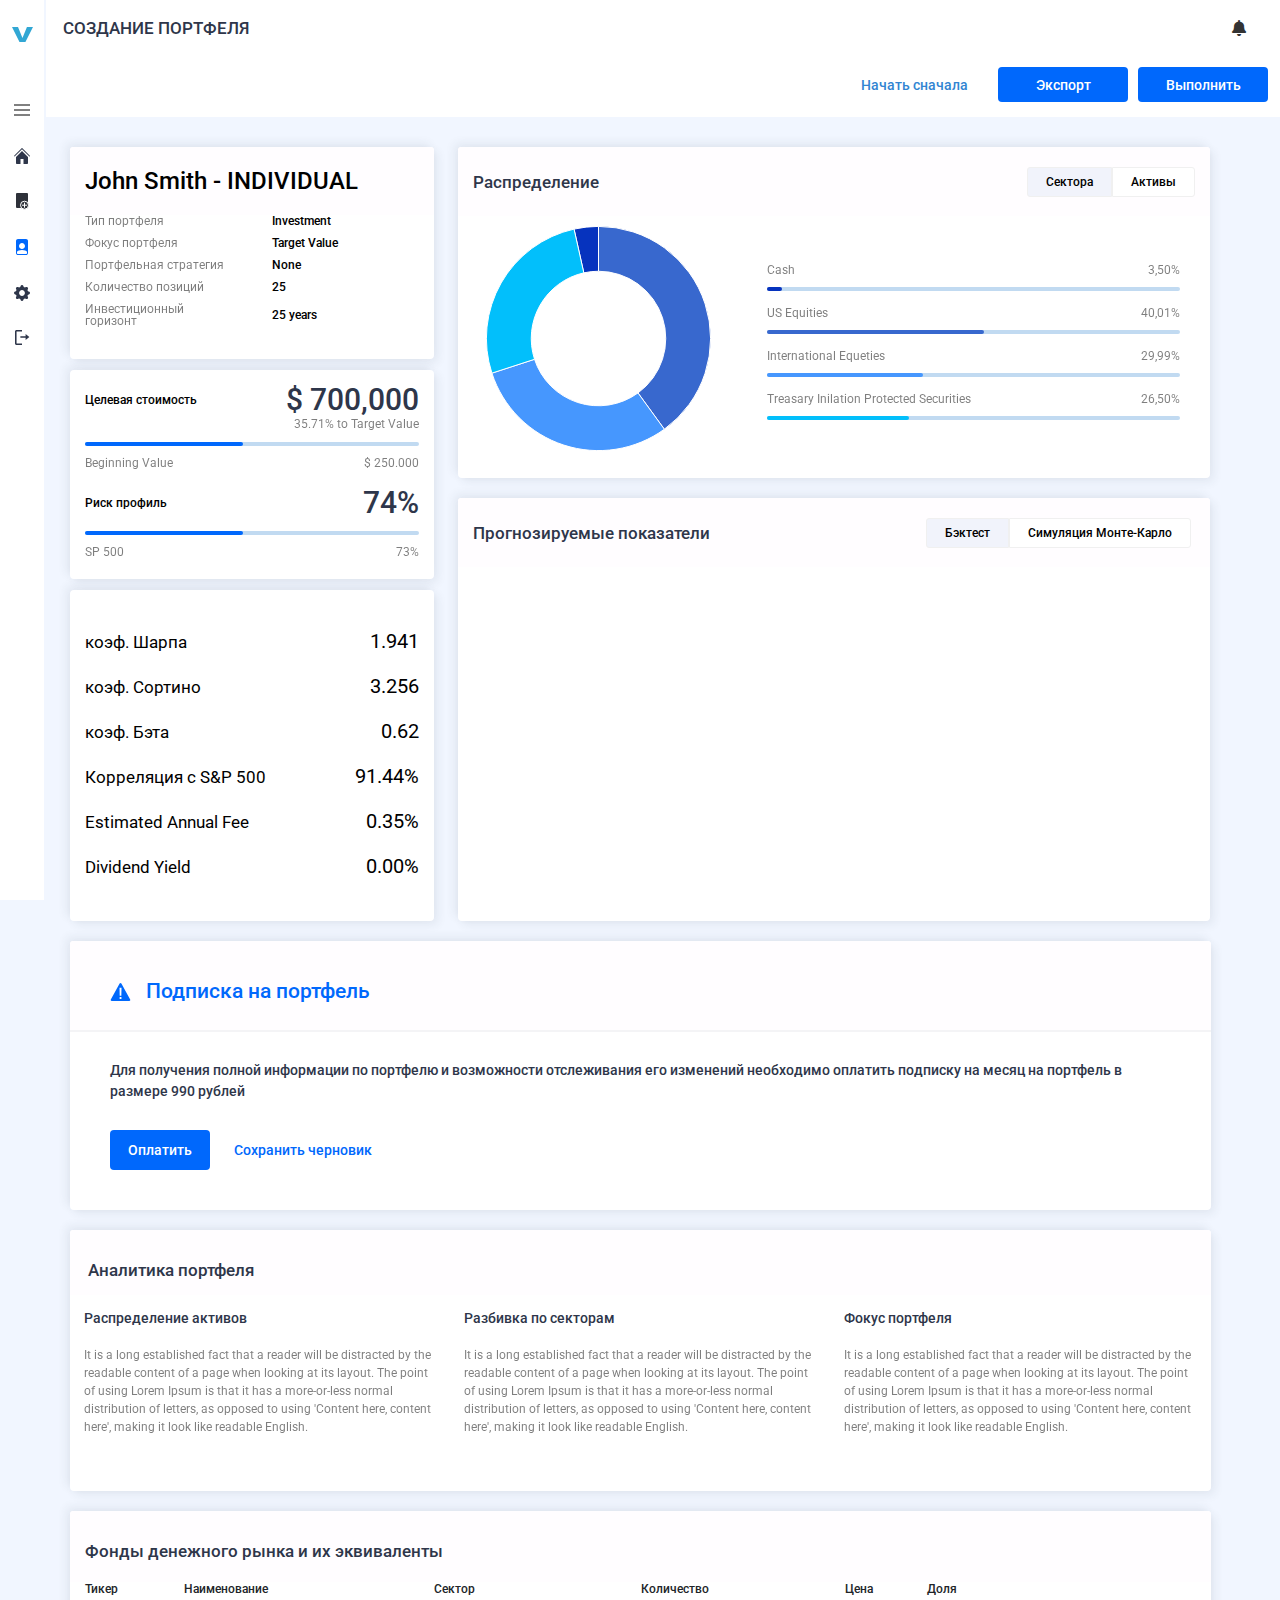
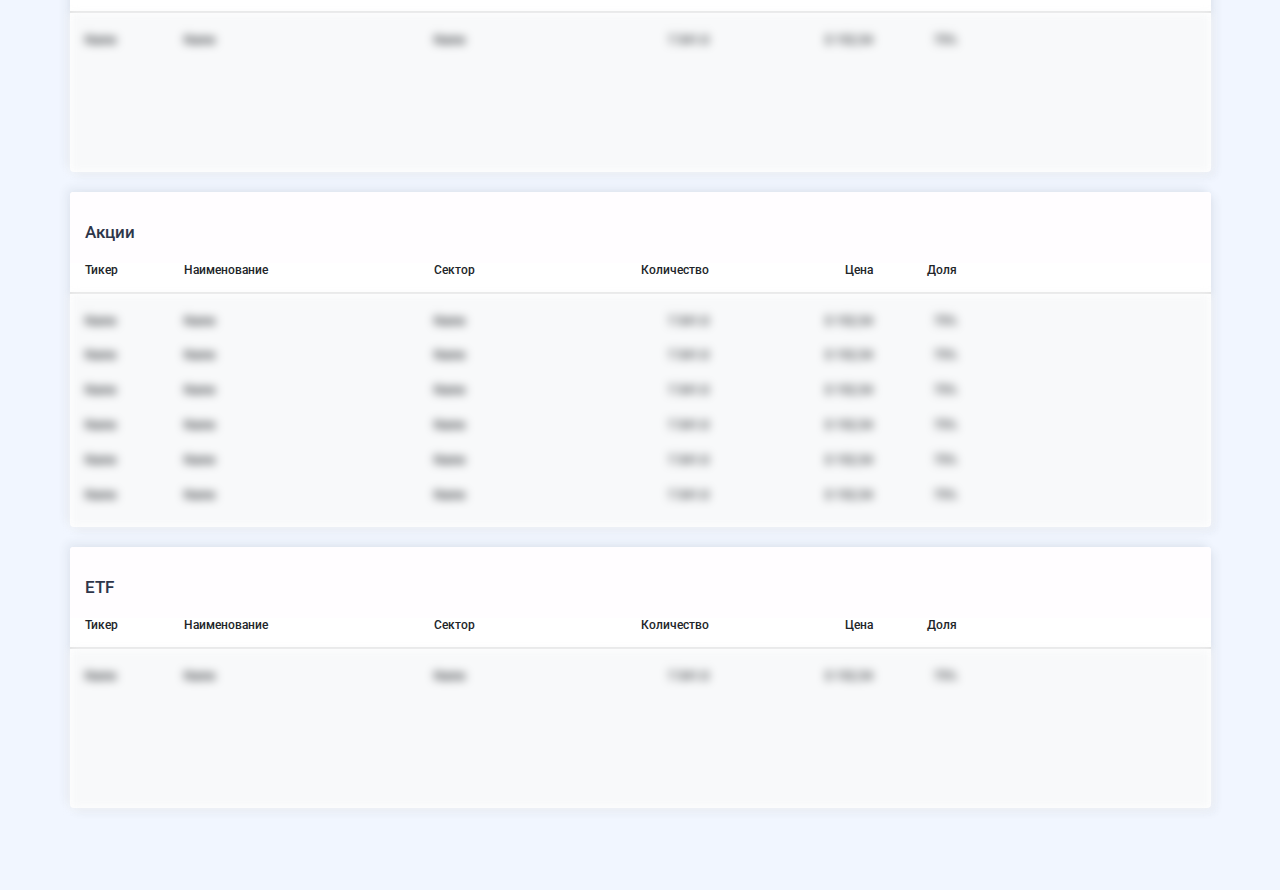
<file: view.html>
<!DOCTYPE html>
<html lang="en">

<head>
    <meta charset="UTF-8" />
    <meta name="viewport" content="width=device-width, initial-scale=1, shrink-to-fit=no" />
    <meta http-equiv="x-ua-compatible" content="ie=edge" />
    <meta name="viewport" content="width=1300">
    <title>Dashboard</title>
    <!-- MDB icon -->
    <link rel="icon" href="img/mdb-favicon.ico" type="image/x-icon" />
    <!-- Font Awesome -->
    <link rel="stylesheet" href="https://use.fontawesome.com/releases/v5.15.2/css/all.css" />
    <!-- Google Fonts Roboto -->
    <link rel="stylesheet" href="https://fonts.googleapis.com/css2?family=Roboto:wght@300;400;500;700&display=swap" />
    <!-- MDB -->
    <link rel="stylesheet" href="css/mdb.min.css" />
    <link rel="stylesheet" href="css/animate.css" />
    <link rel="stylesheet" href="css/style.css" />
    <link rel="stylesheet" href="css/billboard.css">
    <!-- Include jQuery -->
    <script type="text/javascript" src=" https://code.jquery.com/jquery-3.3.1.min.js"></script>
    <script src="https://cdn.anychart.com/releases/8.10.0/js/anychart-base.min.js" type="text/javascript"></script>
    <link rel="stylesheet" type="text/css" href="https://cdn.anychart.com/releases/8.10.0/css/anychart-ui.min.css" />
    <link rel="stylesheet" href="css/jquery.scrollbar.css">
    <style>
        .content {
            padding-top: 147px;
            padding-bottom: 82px;
        }
    </style>
</head>

<body>
    <!-- Start your project here-->
    <header>
        <nav class="navbar fixed-top navbar-expand-lg bg-white scrolling-navbar">
            <div class="container-fluid">
                <div class="navbar-top d-flex align-items-center justify-content-between w-100">
                    <a href="#" class="navbar-brand waves-effect">СОЗДАНИЕ ПОРТФЕЛЯ</a>
                    <a href="#" class="bell waves-effect modal-notify-btn" data-mdb-toggle="modal" data-mdb-target="#notificationsModal">
                        <i class="fas fa-bell"></i>
                    </a>
                </div>
                <div class="navbar-settings d-flex align-items-center w-100">
                    <a href="create.html" class="btn_off go-start ml-auto">
                        Начать сначала
                    </a>
                    <a href="doc/file.docx" class="btn btn-primary btn_small export-btn" download>Экспорт</a>
                    <button class="btn btn-primary btn_small" data-mdb-toggle="modal" data-mdb-target="#payOfferModal">Выполнить</button>
                </div>
            </div>
        </nav>
        <div class="sidebar-fixed position-fixed">
            <a href="#" class="logo-wrapper waves-effect">
                <svg width="21" height="15" viewBox="0 0 21 15" fill="none" xmlns="http://www.w3.org/2000/svg">
                    <path d="M10.4691 10.9203L14.9471 0H21L13.4338 15H7.50441L0 0H6.00662L10.4691 10.9203Z" fill="#32A7D4" />
                </svg>
            </a>
            <div class="list-group list-group-flush">
                <a class="list-group-item waves-effect sidebar-toggler">
                    <svg class="sidebar-btn-open" width="16" height="12" viewBox="0 0 16 12" fill="none" xmlns="http://www.w3.org/2000/svg">
                        <path d="M0 1H16" stroke="black" />
                        <path d="M0 6H16" stroke="black" />
                        <path d="M0 11H16" stroke="black" />
                    </svg>
                    <span class="sidebar-btn-close">
                        <img src="img/cross.png" alt="">
                    </span>
                </a>
                <a href="" class="list-group-item waves-effect" data-mdb-toggle="modal" data-mdb-target="#exitModal">
                    <svg width="16" height="18" viewBox="0 0 16 18" fill="none" xmlns="http://www.w3.org/2000/svg">
                        <path d="M15.5 9.50004C15.4342 9.50042 15.369 9.4878 15.3081 9.46292C15.2471 9.43804 15.1917 9.40138 15.145 9.35503L8.00001 2.20503L0.855014 9.35503C0.759363 9.43695 0.636325 9.47975 0.510487 9.47489C0.384649 9.47003 0.265279 9.41786 0.176232 9.32882C0.0871848 9.23977 0.0350186 9.1204 0.030158 8.99456C0.0252975 8.86872 0.0681005 8.74569 0.150014 8.65003L7.65001 1.15004C7.74369 1.05691 7.87042 1.00464 8.00251 1.00464C8.13461 1.00464 8.26133 1.05691 8.35501 1.15004L15.855 8.65003C15.9238 8.72023 15.9704 8.80914 15.989 8.90566C16.0075 9.00219 15.9972 9.10204 15.9593 9.19273C15.9214 9.28343 15.8577 9.36095 15.776 9.41561C15.6943 9.47026 15.5983 9.49963 15.5 9.50004Z" fill="#2E364A" />
                        <path d="M8 3.89502L2 9.91502V16C2 16.2652 2.10536 16.5196 2.29289 16.7071C2.48043 16.8947 2.73478 17 3 17H6.5V12H9.5V17H13C13.2652 17 13.5196 16.8947 13.7071 16.7071C13.8946 16.5196 14 16.2652 14 16V9.88002L8 3.89502Z" fill="#2E364A" />
                    </svg>
                    <span class="sidebar-open-text">Главная</span>
                </a>
                <a href="" class="list-group-item waves-effect" data-mdb-toggle="modal" data-mdb-target="#exitModal">
                    <svg width="16" height="17" viewBox="0 0 16 17" fill="none" xmlns="http://www.w3.org/2000/svg">
                        <rect x="2" width="12" height="15" rx="1" fill="#2E3139" />
                        <circle cx="10.5" cy="12.2" r="4" fill="#2E3139" stroke="white" />
                        <path d="M8 12.2H13M10.5 9.70001V14.7" stroke="white" />
                    </svg>
                    <span class="sidebar-open-text">Создать портфель</span>
                </a>
                <a href="" class="list-group-item waves-effect now" data-mdb-toggle="modal" data-mdb-target="#exitModal">
                    <svg width="16" height="16" viewBox="0 0 16 16" fill="none" xmlns="http://www.w3.org/2000/svg">
                        <g clip-path="url(#clip0-973477)">
                            <path d="M12 0H4C3.46957 0 2.96086 0.210714 2.58579 0.585786C2.21071 0.960859 2 1.46957 2 2V14C2 14.5304 2.21071 15.0391 2.58579 15.4142C2.96086 15.7893 3.46957 16 4 16H12C12.5304 16 13.0391 15.7893 13.4142 15.4142C13.7893 15.0391 14 14.5304 14 14V2C14 1.46957 13.7893 0.960859 13.4142 0.585786C13.0391 0.210714 12.5304 0 12 0V0ZM11 7C11 7.79565 10.6839 8.55871 10.1213 9.12132C9.55871 9.68393 8.79565 10 8 10C7.20435 10 6.44129 9.68393 5.87868 9.12132C5.31607 8.55871 5 7.79565 5 7C5 6.20435 5.31607 5.44129 5.87868 4.87868C6.44129 4.31607 7.20435 4 8 4C8.79565 4 9.55871 4.31607 10.1213 4.87868C10.6839 5.44129 11 6.20435 11 7ZM8 11C10.623 11 12.146 11.826 13 12.755V14C13 14.2652 12.8946 14.5196 12.7071 14.7071C12.5196 14.8946 12.2652 15 12 15H4C3.73478 15 3.48043 14.8946 3.29289 14.7071C3.10536 14.5196 3 14.2652 3 14V12.755C3.854 11.825 5.377 11 8 11Z" fill="#2E364A" />
                        </g>
                        <defs>
                            <clipPath id="clip0-973477">
                                <rect width="16" height="16" fill="white" />
                            </clipPath>
                        </defs>
                    </svg>
                    <span class="sidebar-open-text">Клиенты</span>
                </a>
                <a href="" class="list-group-item waves-effect" data-mdb-toggle="modal" data-mdb-target="#exitModal">
                    <svg width="16" height="16" viewBox="0 0 16 16" fill="none" xmlns="http://www.w3.org/2000/svg">
                        <path d="M9.405 1.05C8.992 -0.35 7.008 -0.35 6.595 1.05L6.495 1.39C6.43329 1.59959 6.32545 1.79272 6.17939 1.95521C6.03333 2.11771 5.85275 2.24544 5.6509 2.32906C5.44904 2.41268 5.23103 2.45006 5.01285 2.43846C4.79466 2.42685 4.58185 2.36656 4.39 2.262L4.08 2.092C2.797 1.394 1.394 2.797 2.093 4.079L2.262 4.39C2.708 5.21 2.285 6.231 1.39 6.495L1.05 6.595C-0.35 7.008 -0.35 8.992 1.05 9.405L1.39 9.505C1.59959 9.56671 1.79272 9.67455 1.95521 9.82061C2.11771 9.96667 2.24544 10.1472 2.32906 10.3491C2.41268 10.551 2.45006 10.769 2.43846 10.9872C2.42685 11.2053 2.36656 11.4182 2.262 11.61L2.092 11.92C1.394 13.203 2.797 14.606 4.079 13.907L4.39 13.738C4.58185 13.6334 4.79466 13.5731 5.01285 13.5615C5.23103 13.5499 5.44904 13.5873 5.6509 13.6709C5.85275 13.7546 6.03333 13.8823 6.17939 14.0448C6.32545 14.2073 6.43329 14.4004 6.495 14.61L6.595 14.95C7.008 16.35 8.992 16.35 9.405 14.95L9.505 14.61C9.56671 14.4004 9.67455 14.2073 9.82061 14.0448C9.96667 13.8823 10.1472 13.7546 10.3491 13.6709C10.551 13.5873 10.769 13.5499 10.9872 13.5615C11.2053 13.5731 11.4182 13.6334 11.61 13.738L11.92 13.908C13.203 14.606 14.606 13.203 13.907 11.921L13.738 11.61C13.6334 11.4182 13.5731 11.2053 13.5615 10.9872C13.5499 10.769 13.5873 10.551 13.6709 10.3491C13.7546 10.1472 13.8823 9.96667 14.0448 9.82061C14.2073 9.67455 14.4004 9.56671 14.61 9.505L14.95 9.405C16.35 8.992 16.35 7.008 14.95 6.595L14.61 6.495C14.4004 6.43329 14.2073 6.32545 14.0448 6.17939C13.8823 6.03333 13.7546 5.85275 13.6709 5.6509C13.5873 5.44904 13.5499 5.23103 13.5615 5.01285C13.5731 4.79466 13.6334 4.58185 13.738 4.39L13.908 4.08C14.606 2.797 13.203 1.394 11.921 2.093L11.61 2.262C11.4182 2.36656 11.2053 2.42685 10.9872 2.43846C10.769 2.45006 10.551 2.41268 10.3491 2.32906C10.1472 2.24544 9.96667 2.11771 9.82061 1.95521C9.67455 1.79272 9.56671 1.59959 9.505 1.39L9.405 1.05ZM8 10.93C7.22292 10.93 6.47766 10.6213 5.92818 10.0718C5.3787 9.52234 5.07 8.77708 5.07 8C5.07 7.22292 5.3787 6.47766 5.92818 5.92818C6.47766 5.3787 7.22292 5.07 8 5.07C8.77682 5.07 9.52182 5.37859 10.0711 5.92788C10.6204 6.47718 10.929 7.22218 10.929 7.999C10.929 8.77582 10.6204 9.52082 10.0711 10.0701C9.52182 10.6194 8.77682 10.928 8 10.928V10.93Z" fill="#2E364A" />
                    </svg>
                    <span class="sidebar-open-text">Настройки</span>
                </a>
                <a href="" class="list-group-item waves-effect"data-mdb-toggle="modal" data-mdb-target="#exitModal">
                    <svg width="16" height="16" viewBox="0 0 16 16" fill="none" xmlns="http://www.w3.org/2000/svg">
                        <path d="M15.3546 7.00006L11.6046 4.00006L11.6046 6.25006L6.35455 6.25006L6.35455 7.75006L11.6046 7.75006L11.6046 10.0001L15.3546 7.00006Z" fill="#2E364A" />
                        <path d="M2.55556 1.5L2.55556 13.5L8 13.5L8 15L2.55556 15C1.69767 15 1 14.3273 1 13.5L1 1.5C1 0.67275 1.69767 1.48716e-07 2.55555 1.28472e-07L8 0L8 1.5L2.55556 1.5Z" fill="#2E364A" />
                    </svg>
                    <span class="sidebar-open-text">Выход</span>
                </a>
            </div>
        </div>
    </header>
    <main class="content">
        <div class="container">
            <div class="row fadeIn">
                <div class="col-md-4 d-flex flex-column justify-content-between">
                    <div class="card portfolio-info-card">
                        <div class="card-header">
                            <p class="big-text">John Smith - INDIVIDUAL</p>
                        </div>
                        <div class="card-body">
                            <div class="stroke d-flex align-items-center">
                                <p class="srtoke__title">Тип портфеля</p>
                                <p class="srtoke__info">Investment</p>
                            </div>
                            <div class="stroke d-flex align-items-center">
                                <p class="srtoke__title">Фокус портфеля</p>
                                <p class="srtoke__info">Target Value</p>
                            </div>
                            <div class="stroke d-flex align-items-center">
                                <p class="srtoke__title">Портфельная стратегия</p>
                                <p class="srtoke__info">None</p>
                            </div>
                            <div class="stroke d-flex align-items-center">
                                <p class="srtoke__title">Количество позиций</p>
                                <p class="srtoke__info">25</p>
                            </div>
                            <div class="stroke d-flex align-items-center">
                                <p class="srtoke__title">Инвестиционный горизонт</p>
                                <p class="srtoke__info">25 years</p>
                            </div>
                        </div>
                    </div>
                    <div class="card target-cost-card">
                        <div class="card-body">
                            <div class="card-block">
                                <div class="target-cost-card__top d-flex align-items-center justify-content-between">
                                    <p class="small-heading">Целевая стоимость</p>
                                    <p class="huge-text">$ 700,000</p>
                                </div>
                                <p class="target-cost-card__caption text-right">35.71% to Target Value</p>
                                <div class="progress-block">
                                    <div class="progress-block__line">
                                        <div class="progress-block__percent"></div>
                                    </div>
                                    <div class="progress-block__bottom d-flex align-items-center justify-content-between">
                                        <p class="target-cost-card__caption">Beginning Value</p>
                                        <p class="target-cost-card__caption">$ 250.000</p>
                                    </div>
                                </div>
                            </div>
                            <div class="card-block risk-progress">
                                <div class="target-cost-card__top d-flex align-items-center justify-content-between">
                                    <p class="small-heading">Риск профиль</p>
                                    <p class="huge-text">74%</p>
                                </div>
                                <div class="progress-block">
                                    <div class="progress-block__line">
                                        <div class="progress-block__percent"></div>
                                    </div>
                                    <div class="progress-block__bottom d-flex align-items-center justify-content-between">
                                        <p class="target-cost-card__caption">SP 500</p>
                                        <p class="target-cost-card__caption">73%</p>
                                    </div>
                                </div>
                            </div>
                        </div>
                    </div>
                    <div class="card odds">
                        <div class="card-body">
                            <ul class="odds-list">
                                <li class="odds-list__item d-flex align-items-center justify-content-between">
                                    <p class="odds-list__main">коэф. Шарпа</p>
                                    <p class="odds-list__odd">1.941</p>
                                </li>
                                <li class="odds-list__item d-flex align-items-center justify-content-between">
                                    <p class="odds-list__main">коэф. Сортино</p>
                                    <p class="odds-list__odd">3.256</p>
                                </li>
                                <li class="odds-list__item d-flex align-items-center justify-content-between">
                                    <p class="odds-list__main">коэф. Бэта</p>
                                    <p class="odds-list__odd">0.62</p>
                                </li>
                                <li class="odds-list__item d-flex align-items-center justify-content-between">
                                    <p class="odds-list__main">Корреляция с S&P 500</p>
                                    <p class="odds-list__odd">91.44%</p>
                                </li>
                                <li class="odds-list__item d-flex align-items-center justify-content-between">
                                    <p class="odds-list__main">Estimated Annual Fee</p>
                                    <p class="odds-list__odd">0.35%</p>
                                </li>
                                <li class="odds-list__item d-flex align-items-center justify-content-between">
                                    <p class="odds-list__main">Dividend Yield</p>
                                    <p class="odds-list__odd">0.00%</p>
                                </li>
                            </ul>
                        </div>
                    </div>
                </div>
                <div class="col-md-8">
                    <div class="card distribution">
                        <div class="card-header d-flex align-items-center justify-content-between">
                            <p class="card-title">Распределение</p>
                            <ul class="nav nav-tabs" id="distributionTabs" role="tablist">
                                <li class="nav-item" role="presentation">
                                    <a class="nav-link waves-effect" id="tabSectors" data-mdb-toggle="tab" href="#tabSectorsContent" role="tab" aria-controls="tabSectorsContent" aria-selected="true">Сектора</a>
                                </li>
                                <li class="nav-item" role="presentation">
                                    <a class="nav-link waves-effect active" id="tabActives" data-mdb-toggle="tab" href="#tabActivesContent" role="tab" aria-controls="tabActivesContent" aria-selected="false">Активы</a>
                                </li>
                            </ul>
                        </div>
                        <div class="card-body">
                            <div class="tab-content" id="distributionTabsContent">
                                <div class="tab-pane fade" id="tabSectorsContent" role="tabpanel" aria-labelledby="tabSectorsContent">
                                    <div class="graph-inner d-flex justify-content-between align-items-center">
                                        <div class="canvas-wrapper">
                                            <!-- <canvas id="distributionGraph2" width="190" height="190"></canvas> -->
                                            <div id="donutChart"></div>
                                        </div>
                                        <div class="graph-options scrollbar-inner">
                                            <div class="progress-block">
                                                <div class="progress-block__top d-flex align-items-center justify-content-between">
                                                    <p class="target-cost-card__caption">Cash</p>
                                                    <p class="target-cost-card__caption">3,50%</p>
                                                </div>
                                                <div class="progress-block__line">
                                                    <div class="progress-block__percent progress-block__percent_1"></div>
                                                </div>
                                            </div>
                                            <div class="progress-block">
                                                <div class="progress-block__top d-flex align-items-center justify-content-between">
                                                    <p class="target-cost-card__caption">US Equities</p>
                                                    <p class="target-cost-card__caption">40,01%</p>
                                                </div>
                                                <div class="progress-block__line">
                                                    <div class="progress-block__percent progress-block__percent_2"></div>
                                                </div>
                                            </div>
                                            <div class="progress-block">
                                                <div class="progress-block__top d-flex align-items-center justify-content-between">
                                                    <p class="target-cost-card__caption">International Equeties</p>
                                                    <p class="target-cost-card__caption">29,99%</p>
                                                </div>
                                                <div class="progress-block__line">
                                                    <div class="progress-block__percent progress-block__percent_3"></div>
                                                </div>
                                            </div>
                                            <div class="progress-block">
                                                <div class="progress-block__top d-flex align-items-center justify-content-between">
                                                    <p class="target-cost-card__caption">Treasary Inilation Protected Securities</p>
                                                    <p class="target-cost-card__caption">26,50%</p>
                                                </div>
                                                <div class="progress-block__line">
                                                    <div class="progress-block__percent progress-block__percent_4"></div>
                                                </div>
                                            </div>
                                            <div class="progress-block">
                                                <div class="progress-block__top d-flex align-items-center justify-content-between">
                                                    <p class="target-cost-card__caption">Treasary Inilation Protected Securities</p>
                                                    <p class="target-cost-card__caption">26,50%</p>
                                                </div>
                                                <div class="progress-block__line">
                                                    <div class="progress-block__percent progress-block__percent_4"></div>
                                                </div>
                                            </div>
                                        </div>
                                    </div>
                                </div>
                                <div class="tab-pane fade show active" id="tabActivesContent" role="tabpanel" aria-labelledby="tabActivesContent">
                                    <div class="graph-inner d-flex justify-content-between align-items-center">
                                        <div class="canvas-wrapper">
                                            <!-- <canvas id="distributionGraph2" width="190" height="190"></canvas> -->
                                            <div id="donutChart2"></div>
                                        </div>
                                        <div class="graph-options scrollbar-inner">
                                            <div class="progress-block">
                                                <div class="progress-block__top d-flex align-items-center justify-content-between">
                                                    <p class="target-cost-card__caption">Cash</p>
                                                    <p class="target-cost-card__caption">3,50%</p>
                                                </div>
                                                <div class="progress-block__line">
                                                    <div class="progress-block__percent progress-block__percent_1"></div>
                                                </div>
                                            </div>
                                            <div class="progress-block">
                                                <div class="progress-block__top d-flex align-items-center justify-content-between">
                                                    <p class="target-cost-card__caption">US Equities</p>
                                                    <p class="target-cost-card__caption">40,01%</p>
                                                </div>
                                                <div class="progress-block__line">
                                                    <div class="progress-block__percent progress-block__percent_2"></div>
                                                </div>
                                            </div>
                                            <div class="progress-block">
                                                <div class="progress-block__top d-flex align-items-center justify-content-between">
                                                    <p class="target-cost-card__caption">International Equeties</p>
                                                    <p class="target-cost-card__caption">29,99%</p>
                                                </div>
                                                <div class="progress-block__line">
                                                    <div class="progress-block__percent progress-block__percent_3"></div>
                                                </div>
                                            </div>
                                            <div class="progress-block">
                                                <div class="progress-block__top d-flex align-items-center justify-content-between">
                                                    <p class="target-cost-card__caption">Treasary Inilation Protected Securities</p>
                                                    <p class="target-cost-card__caption">26,50%</p>
                                                </div>
                                                <div class="progress-block__line">
                                                    <div class="progress-block__percent progress-block__percent_4"></div>
                                                </div>
                                            </div>
                                            <div class="progress-block">
                                                <div class="progress-block__top d-flex align-items-center justify-content-between">
                                                    <p class="target-cost-card__caption">Treasary Inilation Protected Securities</p>
                                                    <p class="target-cost-card__caption">26,50%</p>
                                                </div>
                                                <div class="progress-block__line">
                                                    <div class="progress-block__percent progress-block__percent_4"></div>
                                                </div>
                                            </div>
                                        </div>
                                    </div>
                                </div>
                            </div>
                        </div>
                    </div>
                    <div class="card forecast">
                        <div class="card-header d-flex align-items-center justify-content-between">
                            <p class="card-title">Прогнозируемые показатели</p>
                            <div class="dropdown ml-auto dropdown_blue dropdown-add-graph dropdown-add-graph_2">
                                <button class="signals__sort-btn dropdown-toggle weight-normal" type="button" id="dropdownMenuButton" data-mdb-toggle="dropdown" aria-expanded="false">
                                    Russell 3000(WV)
                                    <svg width="14" height="9" viewBox="0 0 14 9" fill="none" xmlns="http://www.w3.org/2000/svg">
                                        <path d="M1 1L7 7L13 1" stroke="#2E364A" stroke-width="2" />
                                    </svg>
                                </button>
                                <ul class="dropdown-menu" aria-labelledby="sdropdownMenuButton">
                                    <li><a class="dropdown-item" href="#">1</a></li>
                                    <li><a class="dropdown-item" href="#">2</a></li>
                                    <li><a class="dropdown-item" href="#">3</a></li>
                                </ul>
                            </div>
                            <ul class="nav nav-tabs" id="forecastTabs" role="tablist">
                                <li class="nav-item" role="presentation">
                                    <a class="nav-link waves-effect tabBacktest-1" id="tabBacktest" data-mdb-toggle="tab" href="#tabBacktestContent" role="tab" aria-controls="tabBacktestContent" aria-selected="true">Бэктест</a>
                                </li>
                                <li class="nav-item" role="presentation">
                                    <a class="nav-link waves-effect active tabSimulation-1" id="tabSimulation" data-mdb-toggle="tab" href="#tabSimulationContent" role="tab" aria-controls="tabSimulationContent" aria-selected="false">Симуляция Монте-Карло</a>
                                </li>
                            </ul>
                        </div>
                        <div class="card-body">
                            <div class="tab-content" id="forecastTabsContent">
                                <div class="tab-pane fade" id="tabBacktestContent" role="tabpanel" aria-labelledby="tabBacktestContent">
                                    <div id="chart-monte" style="width: 100%; height: 333px;"></div>
                                </div>
                                <div class="tab-pane fade show active" id="tabSimulationContent" role="tabpanel" aria-labelledby="tabSimulationContent">
                                    <div id="chart-monte-2" style="width: 100%; height: 333px;"></div>
                                </div>
                            </div>
                            <!-- <div class="graph-settings d-flex align-items-center">
                                <div class="zoom d-flex align-items-center">
                                    <p>Zoom</p>
                                    <button class="zoom__btn">1m</button>
                                    <button class="zoom__btn">3m</button>
                                    <button class="zoom__btn">6m</button>
                                    <button class="zoom__btn">YID</button>
                                    <button class="zoom__btn">1D</button>
                                    <button class="zoom__btn">All</button>
                                </div>
                                <div class="ml-auto graph-date d-flex align-items-center">
                                    <span>от</span>
                                    <input type="text" class="field" value="Oct 1, 2019">
                                    <span>до</span>
                                    <input type="text" class="field" value="Oct 3, 2044">
                                </div>
                            </div> -->
                        </div>
                    </div>
                </div>
            </div>
            <div class="row fadeIn row_mt">
                <div class="col-md-12">
                    <div class="card subscribe">
                        <div class="card-header d-flex align-items-end">
                            <svg width="21" height="20" viewBox="0 0 21 20" fill="none" xmlns="http://www.w3.org/2000/svg">
                                <path d="M9.62476 1.58377C10.0052 0.895352 10.9948 0.895352 11.3752 1.58377L20.1801 17.5163C20.5484 18.1828 20.0663 19 19.3048 19H1.69517C0.933678 19 0.451607 18.1828 0.819932 17.5163L9.62476 1.58377Z" fill="#0068FC" />
                                <path d="M11.3359 13.6484H9.70312L9.52344 5.625H11.5234L11.3359 13.6484ZM9.46875 16.1016C9.46875 15.8047 9.5651 15.5599 9.75781 15.3672C9.95052 15.1693 10.2135 15.0703 10.5469 15.0703C10.8802 15.0703 11.1432 15.1693 11.3359 15.3672C11.5286 15.5599 11.625 15.8047 11.625 16.1016C11.625 16.388 11.5312 16.6276 11.3438 16.8203C11.1562 17.013 10.8906 17.1094 10.5469 17.1094C10.2031 17.1094 9.9375 17.013 9.75 16.8203C9.5625 16.6276 9.46875 16.388 9.46875 16.1016Z" fill="white" />
                            </svg>
                            <p class="subscribe__title">Подписка на портфель</p>
                        </div>
                        <div class="card-body">
                            <div class="subscribe__text">Для получения полной информации по портфелю и возможности отслеживания его изменений необходимо оплатить подписку на месяц на портфель в размере 990 рублей</div>
                        </div>
                        <div class="card-footer">
                            <button class="btn btn-primary waves-effect pay-offer">Оплатить</button>
                            <button class="save-draft btn_off">Сохранить черновик</button>
                        </div>
                    </div>
                </div>
            </div>
            <div class="row fadeIn row_mt">
                <div class="col-md-12">
                    <div class="card analytics">
                        <div class="card-header">
                            <p class="card-title">Аналитика портфеля</p>
                        </div>
                        <div class="card-body d-flex align-items-start justify-content-between">
                            <div class="analytics__block">
                                <p class="analytics__heading">Распределение активов</p>
                                <p class="analytics__text">It is a long established fact that a reader will be distracted by the readable content of a page when looking at its layout. The point of using Lorem Ipsum is that it has a more-or-less normal distribution of letters, as opposed to using 'Content here, content here', making it look like readable English.</p>
                            </div>
                            <div class="analytics__block">
                                <p class="analytics__heading">Разбивка по секторам</p>
                                <p class="analytics__text">It is a long established fact that a reader will be distracted by the readable content of a page when looking at its layout. The point of using Lorem Ipsum is that it has a more-or-less normal distribution of letters, as opposed to using 'Content here, content here', making it look like readable English.</p>
                            </div>
                            <div class="analytics__block">
                                <p class="analytics__heading">Фокус портфеля</p>
                                <p class="analytics__text">It is a long established fact that a reader will be distracted by the readable content of a page when looking at its layout. The point of using Lorem Ipsum is that it has a more-or-less normal distribution of letters, as opposed to using 'Content here, content here', making it look like readable English.</p>
                            </div>
                        </div>
                    </div>
                </div>
            </div>
            <div class="row fadeIn row_mt">
                <div class="col-md-12">
                    <div class="card fonds">
                        <div class="card-header">
                            <p class="card-title">Фонды денежного рынка и их эквиваленты</p>
                        </div>
                        <div class="card-body">
                            <table class="table table-view blur">
                                <thead>
                                    <tr>
                                        <th>Тикер</th>
                                        <th>Наименование</th>
                                        <th>Сектор</th>
                                        <th>Количество</th>
                                        <th>Цена</th>
                                        <th>Доля</th>
                                    </tr>
                                </thead>
                                <tbody>
                                    <tr>
                                        <td>Name</td>
                                        <td>Name</td>
                                        <td>Name</td>
                                        <td>7.541.0</td>
                                        <td>$ 152,54</td>
                                        <td>75%</td>
                                    </tr>
                                </tbody>
                            </table>
                        </div>
                    </div>
                </div>
            </div>
            <div class="row fadeIn row_mt">
                <div class="col-md-12">
                    <div class="card fonds">
                        <div class="card-header">
                            <p class="card-title">Акции</p>
                        </div>
                        <div class="card-body">
                            <table class="table table-view blur">
                                <thead>
                                    <tr>
                                        <th>Тикер</th>
                                        <th>Наименование</th>
                                        <th>Сектор</th>
                                        <th>Количество</th>
                                        <th>Цена</th>
                                        <th>Доля</th>
                                    </tr>
                                </thead>
                                <tbody>
                                    <tr>
                                        <td>Name</td>
                                        <td>Name</td>
                                        <td>Name</td>
                                        <td>7.541.0</td>
                                        <td>$ 152,54</td>
                                        <td>75%</td>
                                    </tr>
                                    <tr>
                                        <td>Name</td>
                                        <td>Name</td>
                                        <td>Name</td>
                                        <td>7.541.0</td>
                                        <td>$ 152,54</td>
                                        <td>75%</td>
                                    </tr>
                                    <tr>
                                        <td>Name</td>
                                        <td>Name</td>
                                        <td>Name</td>
                                        <td>7.541.0</td>
                                        <td>$ 152,54</td>
                                        <td>75%</td>
                                    </tr>
                                    <tr>
                                        <td>Name</td>
                                        <td>Name</td>
                                        <td>Name</td>
                                        <td>7.541.0</td>
                                        <td>$ 152,54</td>
                                        <td>75%</td>
                                    </tr>
                                    <tr>
                                        <td>Name</td>
                                        <td>Name</td>
                                        <td>Name</td>
                                        <td>7.541.0</td>
                                        <td>$ 152,54</td>
                                        <td>75%</td>
                                    </tr>
                                    <tr>
                                        <td>Name</td>
                                        <td>Name</td>
                                        <td>Name</td>
                                        <td>7.541.0</td>
                                        <td>$ 152,54</td>
                                        <td>75%</td>
                                    </tr>
                                </tbody>
                            </table>
                        </div>
                    </div>
                </div>
            </div>
            <div class="row fadeIn row_mt">
                <div class="col-md-12">
                    <div class="card fonds">
                        <div class="card-header">
                            <p class="card-title">ETF</p>
                        </div>
                        <div class="card-body">
                            <table class="table table-view blur">
                                <thead>
                                    <tr>
                                        <th>Тикер</th>
                                        <th>Наименование</th>
                                        <th>Сектор</th>
                                        <th>Количество</th>
                                        <th>Цена</th>
                                        <th>Доля</th>
                                    </tr>
                                </thead>
                                <tbody>
                                    <tr>
                                        <td>Name</td>
                                        <td>Name</td>
                                        <td>Name</td>
                                        <td>7.541.0</td>
                                        <td>$ 152,54</td>
                                        <td>75%</td>
                                    </tr>
                                    <!--  <tr>
                                        <td>Name</td>
                                        <td>Name</td>
                                        <td>Name</td>
                                        <td>7.541.0</td>
                                        <td>$ 152,54</td>
                                        <td>75%</td>
                                    </tr> -->
                                </tbody>
                            </table>
                        </div>
                    </div>
                </div>
            </div>
        </div>
    </main>
    <!-- Modals -->
    <div class="modal fade" id="notificationsModal" tabindex="-1" aria-labelledby="exampleModalLabel" aria-hidden="true">
        <div class="modal-dialog">
            <div class="modal-content">
                <div class="close-this" data-mdb-dismiss="modal" aria-label="Close">
                    <svg width="18" height="18" viewBox="0 0 18 18" fill="none" xmlns="http://www.w3.org/2000/svg">
                        <path d="M1.70711 0.292893C1.31658 -0.0976311 0.683417 -0.0976311 0.292893 0.292893C-0.0976311 0.683417 -0.0976311 1.31658 0.292893 1.70711L1.70711 0.292893ZM16.2929 17.7071C16.6834 18.0976 17.3166 18.0976 17.7071 17.7071C18.0976 17.3166 18.0976 16.6834 17.7071 16.2929L16.2929 17.7071ZM17.7071 1.70711C18.0976 1.31658 18.0976 0.683417 17.7071 0.292893C17.3166 -0.0976311 16.6834 -0.0976311 16.2929 0.292893L17.7071 1.70711ZM0.292893 16.2929C-0.0976311 16.6834 -0.0976311 17.3166 0.292893 17.7071C0.683417 18.0976 1.31658 18.0976 1.70711 17.7071L0.292893 16.2929ZM0.292893 1.70711L16.2929 17.7071L17.7071 16.2929L1.70711 0.292893L0.292893 1.70711ZM16.2929 0.292893L0.292893 16.2929L1.70711 17.7071L17.7071 1.70711L16.2929 0.292893Z" fill="#2E364A" />
                    </svg>
                </div>
                <div class="modal-header">
                    <div class="d-flex align-items-center">
                        <h3 class="card-title">Уведомления</h3>
                        <div class="dropdown ml-auto modal__dropdown">
                            <button class="signals__sort-btn dropdown-toggle" type="button" id="dropdownMenuButton" data-mdb-toggle="dropdown" aria-expanded="false">
                                Сортировать
                                <svg width="11" height="7" viewBox="0 0 11 7" fill="none" xmlns="http://www.w3.org/2000/svg">
                                    <path d="M1 1L5.5 6L7.75 3.5L10 1" stroke="#2E364A" />
                                </svg>
                            </button>
                            <ul class="dropdown-menu" aria-labelledby="dropdownMenuButton">
                                <li><a class="dropdown-item" href="#">1</a></li>
                                <li><a class="dropdown-item" href="#">2</a></li>
                                <li><a class="dropdown-item" href="#">3</a></li>
                            </ul>
                        </div>
                    </div>
                    <ul class="nav nav-tabs modal__tabs" id="ex1" role="tablist">
                        <li class="nav-item" role="presentation">
                            <a class="nav-link waves-effect" id="ex1-tab-1" data-mdb-toggle="tab" href="#ex1-tabs-1" role="tab" aria-controls="ex1-tabs-1" aria-selected="true">Новый</a>
                        </li>
                        <li class="nav-item" role="presentation">
                            <a class="nav-link waves-effect active" id="ex1-tab-3" data-mdb-toggle="tab" href="#ex1-tabs-3" role="tab" aria-controls="ex1-tabs-3" aria-selected="false">Все</a>
                        </li>
                        <li class="nav-item" role="presentation">
                            <a class="nav-link waves-effect" id="ex1-tab-2" data-mdb-toggle="tab" href="#ex1-tabs-2" role="tab" aria-controls="ex1-tabs-2" aria-selected="false">Прочитаный</a>
                        </li>
                    </ul>
                    <div class="long-search">
                        <input type="search" id="form1" class="form-control" placeholder="Выбрать">
                        <svg class="search-icon" width="15" height="15" viewBox="0 0 15 15" fill="none" xmlns="http://www.w3.org/2000/svg">
                            <path d="M14 14L11.0093 11.004L14 14ZM12.6666 7.00001C12.6666 8.5029 12.0696 9.94424 11.0069 11.0069C9.94421 12.0697 8.50287 12.6667 6.99998 12.6667C5.49709 12.6667 4.05575 12.0697 2.99304 11.0069C1.93034 9.94424 1.33331 8.5029 1.33331 7.00001C1.33331 5.49712 1.93034 4.05578 2.99304 2.99307C4.05575 1.93037 5.49709 1.33334 6.99998 1.33334C8.50287 1.33334 9.94421 1.93037 11.0069 2.99307C12.0696 4.05578 12.6666 5.49712 12.6666 7.00001V7.00001Z" stroke="#2E364A" stroke-width="2" stroke-linecap="round"></path>
                        </svg>
                    </div>
                    <p class="signals__date modals-notify__date">October 03, 2019 </p>
                </div>
                <div class="modal-body">
                    <div class="signal signal-new">
                        <div class="d-flex align-items-center justify-content-between">
                            <div class="badge bg-danger">
                                Новый
                            </div>
                            <p class="signal__date">
                                <svg width="10" height="10" viewBox="0 0 10 10" fill="none" xmlns="http://www.w3.org/2000/svg">
                                    <g opacity="0.3">
                                        <path d="M5 0.625C2.58398 0.625 0.625 2.58398 0.625 5C0.625 7.41602 2.58398 9.375 5 9.375C7.41602 9.375 9.375 7.41602 9.375 5C9.375 2.58398 7.41602 0.625 5 0.625ZM5 8.63281C2.99414 8.63281 1.36719 7.00586 1.36719 5C1.36719 2.99414 2.99414 1.36719 5 1.36719C7.00586 1.36719 8.63281 2.99414 8.63281 5C8.63281 7.00586 7.00586 8.63281 5 8.63281Z" fill="#2D3C64"></path>
                                        <path d="M6.70605 6.23633L5.31348 5.22949V2.8125C5.31348 2.76953 5.27832 2.73438 5.23535 2.73438H4.76563C4.72266 2.73438 4.6875 2.76953 4.6875 2.8125V5.50195C4.6875 5.52734 4.69922 5.55078 4.71973 5.56543L6.33496 6.74317C6.37012 6.76856 6.41895 6.76074 6.44434 6.72656L6.72363 6.3457C6.74902 6.30957 6.74121 6.26074 6.70605 6.23633Z" fill="#2D3C64"></path>
                                    </g>
                                </svg>
                                Today, July 12, 2019, 11:36 AM
                            </p>
                        </div>
                        <div class="signal__content">
                            <h3 class="signal__title">Distribution Request Processed</h3>
                            <p class="signal__text">Your saved portfolio for Client X(Mr Smith) has been waiting for more than 14 days. This portfolio will be automatically deletsd after 15 days unless it is refreshed or executed </p>
                        </div>
                        <div class="signal__footer">
                            <div class="author">
                                <svg width="10" height="10" viewBox="0 0 10 10" fill="none" xmlns="http://www.w3.org/2000/svg">
                                    <path d="M0.833333 10C0.833333 10 0 10 0 9.16667C0 8.33333 0.833333 5.83333 5 5.83333C9.16667 5.83333 10 8.33333 10 9.16667C10 10 9.16667 10 9.16667 10H0.833333ZM5 5C5.66304 5 6.29893 4.73661 6.76777 4.26777C7.23661 3.79893 7.5 3.16304 7.5 2.5C7.5 1.83696 7.23661 1.20107 6.76777 0.732233C6.29893 0.263392 5.66304 0 5 0C4.33696 0 3.70107 0.263392 3.23223 0.732233C2.76339 1.20107 2.5 1.83696 2.5 2.5C2.5 3.16304 2.76339 3.79893 3.23223 4.26777C3.70107 4.73661 4.33696 5 5 5V5Z" fill="#A5A8C3"></path>
                                </svg>
                                Craig Gordon
                            </div>
                            <div class="d-flex signal__bottom align-items-center justify-content-between">
                                <div class="signal__note">
                                    <svg width="7" height="8" viewBox="0 0 7 8" fill="none" xmlns="http://www.w3.org/2000/svg">
                                        <rect width="7" height="8" rx="1" fill="#A5A8C3"></rect>
                                    </svg>
                                    Portfolio: Craig Gordon Investment Portfolio
                                </div>
                                <div class="signal-bottom__buttons">
                                    <button class="btn_off already-read">Прочитано</button>
                                    <a href="#" class="open-potfolio">Открыть портфель</a>
                                </div>
                            </div>
                        </div>
                    </div>
                    <div class="signal signal-new">
                        <div class="d-flex align-items-center justify-content-between">
                            <div class="badge bg-danger">
                                Новый
                            </div>
                            <p class="signal__date">
                                <svg width="10" height="10" viewBox="0 0 10 10" fill="none" xmlns="http://www.w3.org/2000/svg">
                                    <g opacity="0.3">
                                        <path d="M5 0.625C2.58398 0.625 0.625 2.58398 0.625 5C0.625 7.41602 2.58398 9.375 5 9.375C7.41602 9.375 9.375 7.41602 9.375 5C9.375 2.58398 7.41602 0.625 5 0.625ZM5 8.63281C2.99414 8.63281 1.36719 7.00586 1.36719 5C1.36719 2.99414 2.99414 1.36719 5 1.36719C7.00586 1.36719 8.63281 2.99414 8.63281 5C8.63281 7.00586 7.00586 8.63281 5 8.63281Z" fill="#2D3C64"></path>
                                        <path d="M6.70605 6.23633L5.31348 5.22949V2.8125C5.31348 2.76953 5.27832 2.73438 5.23535 2.73438H4.76563C4.72266 2.73438 4.6875 2.76953 4.6875 2.8125V5.50195C4.6875 5.52734 4.69922 5.55078 4.71973 5.56543L6.33496 6.74317C6.37012 6.76856 6.41895 6.76074 6.44434 6.72656L6.72363 6.3457C6.74902 6.30957 6.74121 6.26074 6.70605 6.23633Z" fill="#2D3C64"></path>
                                    </g>
                                </svg>
                                Today, July 12, 2019, 11:36 AM
                            </p>
                        </div>
                        <div class="signal__content">
                            <h3 class="signal__title">Distribution Request Processed</h3>
                            <p class="signal__text">Your saved portfolio for Client X(Mr Smith) has been waiting for more than 14 days. This portfolio will be automatically deletsd after 15 days unless it is refreshed or executed </p>
                        </div>
                        <div class="signal__footer">
                            <div class="author">
                                <svg width="10" height="10" viewBox="0 0 10 10" fill="none" xmlns="http://www.w3.org/2000/svg">
                                    <path d="M0.833333 10C0.833333 10 0 10 0 9.16667C0 8.33333 0.833333 5.83333 5 5.83333C9.16667 5.83333 10 8.33333 10 9.16667C10 10 9.16667 10 9.16667 10H0.833333ZM5 5C5.66304 5 6.29893 4.73661 6.76777 4.26777C7.23661 3.79893 7.5 3.16304 7.5 2.5C7.5 1.83696 7.23661 1.20107 6.76777 0.732233C6.29893 0.263392 5.66304 0 5 0C4.33696 0 3.70107 0.263392 3.23223 0.732233C2.76339 1.20107 2.5 1.83696 2.5 2.5C2.5 3.16304 2.76339 3.79893 3.23223 4.26777C3.70107 4.73661 4.33696 5 5 5V5Z" fill="#A5A8C3"></path>
                                </svg>
                                Craig Gordon
                            </div>
                            <div class="d-flex signal__bottom align-items-center justify-content-between">
                                <div class="signal__note">
                                    <svg width="7" height="8" viewBox="0 0 7 8" fill="none" xmlns="http://www.w3.org/2000/svg">
                                        <rect width="7" height="8" rx="1" fill="#A5A8C3"></rect>
                                    </svg>
                                    Portfolio: Craig Gordon Investment Portfolio
                                </div>
                                <div class="signal-bottom__buttons">
                                    <button class="btn_off already-read">Прочитано</button>
                                    <a href="#" class="open-potfolio">Открыть портфель</a>
                                </div>
                            </div>
                        </div>
                    </div>
                </div>
            </div>
        </div>
    </div>
    <!-- Modals -->
    <div class="modal fade save-bag-as-draft" id="exitModal" tabindex="-1" aria-labelledby="exitModal" aria-hidden="true">
        <div class="modal-dialog">
            <div class="modal-content">
                <div class="modal-header d-flex align-items-center justify-content-start">
                    <svg width="21" height="21" viewBox="0 0 21 21" fill="none" xmlns="http://www.w3.org/2000/svg">
                        <path d="M9.62476 1.58377C10.0052 0.895352 10.9948 0.895352 11.3752 1.58377L20.1801 17.5163C20.5484 18.1828 20.0663 19 19.3048 19H1.69517C0.933678 19 0.451607 18.1828 0.819932 17.5163L9.62476 1.58377Z" fill="#0068FC" />
                        <path d="M11.3359 13.6484H9.70312L9.52344 5.625H11.5234L11.3359 13.6484ZM9.46875 16.1016C9.46875 15.8047 9.5651 15.5599 9.75781 15.3672C9.95052 15.1693 10.2135 15.0703 10.5469 15.0703C10.8802 15.0703 11.1432 15.1693 11.3359 15.3672C11.5286 15.5599 11.625 15.8047 11.625 16.1016C11.625 16.388 11.5312 16.6276 11.3438 16.8203C11.1562 17.013 10.8906 17.1094 10.5469 17.1094C10.2031 17.1094 9.9375 17.013 9.75 16.8203C9.5625 16.6276 9.46875 16.388 9.46875 16.1016Z" fill="white" />
                    </svg>
                    <p class="modal-title">Сохранить портфель в черновиках?</p>
                </div>
                <div class="modal-body">
                    <p class="modal-medium-text">Сохраните портфель, чтобы иметь возможность отредактировать его позже.</p>
                    <div class="modal-btns d-flex align-items-center">
                        <button class="btn btn-primary">Сохранить черновик</button>
                        <button class="btn btn_off btn-type-link discard-changes">Выйти без сохранения</button>
                    </div>
                </div>
            </div>
        </div>
    </div>
    <div class="modal fade save-bag-as-draft " id="payOfferModal" tabindex="-1" aria-labelledby="payOfferModal" aria-hidden="true">
        <div class="modal-dialog">
            <div class="modal-content">
                <div class="modal-header d-flex align-items-center justify-content-start">
                    <svg width="21" height="21" viewBox="0 0 21 21" fill="none" xmlns="http://www.w3.org/2000/svg">
                        <path d="M9.62476 1.58377C10.0052 0.895352 10.9948 0.895352 11.3752 1.58377L20.1801 17.5163C20.5484 18.1828 20.0663 19 19.3048 19H1.69517C0.933678 19 0.451607 18.1828 0.819932 17.5163L9.62476 1.58377Z" fill="#0068FC" />
                        <path d="M11.3359 13.6484H9.70312L9.52344 5.625H11.5234L11.3359 13.6484ZM9.46875 16.1016C9.46875 15.8047 9.5651 15.5599 9.75781 15.3672C9.95052 15.1693 10.2135 15.0703 10.5469 15.0703C10.8802 15.0703 11.1432 15.1693 11.3359 15.3672C11.5286 15.5599 11.625 15.8047 11.625 16.1016C11.625 16.388 11.5312 16.6276 11.3438 16.8203C11.1562 17.013 10.8906 17.1094 10.5469 17.1094C10.2031 17.1094 9.9375 17.013 9.75 16.8203C9.5625 16.6276 9.46875 16.388 9.46875 16.1016Z" fill="white" />
                    </svg>
                    <p class="modal-title">Подписка на портфель</p>
                </div>
                <div class="modal-body">
                    <p class="modal-medium-text">Для получения полной информации по портфелю и возможности отслеживания его изменений необходимо оплатить подписку на месяц на портфель в размере 990 рублей</p>
                    <div class="modal-btns d-flex align-items-center">
                        <button class="btn btn-primary pay-offer-btn">Оплатить</button>
                        <button class="btn btn_off btn-type-link discard-changes">Сохранить черновик</button>
                    </div>
                </div>
            </div>
        </div>
    </div>
    <!-- End your project here-->
    <!-- MDB -->
    <script type="text/javascript" src="js/mdb.min.js"></script>
    <script src="js/wow.min.js"></script>
    <script src="js/billboard.pkgd.js"></script>
    <script type="text/javascript" src="js/main.js"></script>
    <!-- Any Chart -->
    <script src="https://cdn.anychart.com/releases/v8/js/anychart-base.min.js"></script>
    <script src="https://cdn.anychart.com/releases/v8/js/anychart-ui.min.js"></script>
    <script src="https://cdn.anychart.com/releases/v8/js/anychart-exports.min.js"></script>
    <script src="https://cdn.anychart.com/releases/v8/js/anychart-stock.min.js"></script>
    <script src="https://cdn.anychart.com/releases/v8/js/anychart-data-adapter.min.js"></script>
    <script src="js/dji-daily-short.js"></script>
    <script src="js/jquery.scrollbar.min.js"></script>
    <script>
    new WOW().init()
    </script>
    <script>
    var chart = bb.generate({

        size: {
            height: 250,
            width: 250
        },
        data: {
            columns: [
                ["data1", 3.5],
                ["data2", 40.01],
                ["data3", 29.99],
                ["data4", 26.50],
            ],
            type: "donut",
            colors: {
                data1: "#0633BE",
                data2: "#3868CE",
                data3: "#4697FE",
                data4: "#02BFFB",
            } // for ESM specify as: donut()
        },
        donut: {
            title: false,
            label: {
                ratio: 1.5
            }
        },
        tooltip: {
            show: false
        },
        legend: {
            show: false
        },
        bindto: "#donutChart"
    });

    var chart = bb.generate({

        size: {
            height: 250,
            width: 250
        },
        data: {
            columns: [
                ["data1", 3.5],
                ["data2", 40.01],
                ["data3", 29.99],
                ["data4", 26.50],
            ],
            type: "donut",
            colors: {
                data1: "#0633BE",
                data2: "#3868CE",
                data3: "#4697FE",
                data4: "#02BFFB",
            } // for ESM specify as: donut()
        },
        donut: {
            title: false,
            label: {
                ratio: 1.5
            }
        },
        tooltip: {
            show: false
        },
        legend: {
            show: false
        },
        bindto: "#donutChart2"
    });



    $('.dropdown-add-graph_2 .dropdown-item').bind('click', function() {
        // The data used in this sample can be obtained from the CDN
        // https://cdn.anychart.com/samples/stock-general-features/displaying-data-in-millisecond/data.csv
            $('#chart-monte').empty()

            // anychart.data.loadCsvFile(
            // create data table on loaded data
            var chart = anychart.stock();
            var dataTable = anychart.data.table();
            // dataTable.addData(data);
            // anychart.data.table().remove()

            var rangeSelector = anychart.ui.rangeSelector();
            var rangePicker = anychart.ui.rangePicker();

            chart.padding(10, 45, 10, 10);
            var plot = chart.plot();
            var tooltip = chart.tooltip();

            dataTable.addData([
                ['2015-02-02', 138.18, 138.18, 138.18],
                ['2015-02-03', 139.5302932, 145.7971576, 138.9571237],
                ['2015-02-04', 137.3698241, 145.4004307, 137.2548527],
                ['2015-02-05', 140.4529935, 142.8217054, 139.6972416],
                ['2015-02-06', 144.7289218, 148.3758829, 140.622388859132],
                ['2015-02-09', 147.5645375, 147.185701981051, 139.142153186931],
                ['2015-02-10', 146.281759, 141.353815676141, 139.993288698447],
                ['2015-02-11', 146.5518176, 139.846253229974, 140.622388859132],
                ['2015-02-12', 151.2553388, 143.813522825151, 145.766207820032]
            ]);

            plot.line(dataTable.mapAs({ value: 1 })).name('Sapphire');
            plot.line(dataTable.mapAs({ value: 2 })).name('Cobalt');
            plot.line(dataTable.mapAs({ value: 3 })).name('Next');


            var currentPlot = chart.plot();

            var scroller = chart.scroller();
            var currentPlot = chart.scroller();
            var thumbsSettings = scroller.thumbs();

            var currentScroller = chart.scroller();
            rangePicker.format('dd.MM.yyyy');
            // plot.line(dataTable.mapAs({ value: 1 })).name('Sapphire');
            // plot.line(dataTable.mapAs({ value: 3 })).name('Topaz');
            var mapping = dataTable.mapAs({ value: 1 });
            var mapping2 = dataTable.mapAs({ value: 3 });
            var mapping3 = dataTable.mapAs({ value: 2 });
            var series_1 = plot.area(mapping);
            var series_2 = plot.area(mapping2);


            // currentPlot.area(mapping);
            currentScroller.line(mapping);
            currentScroller.line(mapping2);
            currentScroller.line(mapping3);
            chart.plot().legend(false)
            chart.plot().yAxis().orientation("right");
            series_2.fill(false);
            series_1.stroke(false);
            series_2.stroke('red')
            series_1.fill(['#E3F2FF', '#CDE5FC'], 1, 0.5, null, 1, 0.9, 0.31);
            tooltip.background({ corners: 2 });
            tooltip.fontColor('#ffffff');
            tooltip.fontWeight(500);
            tooltip.fontSize(10);
            thumbsSettings.enabled(false)
            rangePicker.fromLabelText('от');
            rangePicker.toLabelText('до');

            rangeSelector.ranges([{
                'type': "Unit",
                'unit': "Day",
                'count': 30,
                'anchor': "first-date",
                'text': "1 Month"
            }, {
                'type': "Unit",
                'unit': "quarter",
                'count': 1,
                'anchor': "first-date",
                'text': "3 Month"
            }, {
                'type': "Unit",
                'unit': "quarter",
                'count': 2,
                'anchor': "first-date",
                'text': "6 Month"
            }, {
                'type': 'ytd',
                'text': 'YTD'
            }, {
                'type': "Unit",
                'unit': "year",
                'count': 1,
                'anchor': "first-date",
                'text': "1 year"
            }, {
                'type': 'max',
                'text': 'All Time'
            }]);
            tooltip.format(function() {
                return 'Распределение ' + this.value
            });


            chart.title();
            rangePicker.render(chart);
            rangeSelector.render(chart);
            chart.container("chart-monte");
            chart.draw();

            // });
        })




    anychart.onDocumentReady(function() {
        var dataTable = anychart.data.table();
        // data comes from the function in https://cdn.anychart.com/csv-data/dji-daily-short.js
        // dataTable.addData(get_dji_daily_short_data());
        dataTable.addData([
            ['2015-02-02', 138.18, 138.18],
            ['2015-02-03', 139.5302932, 145.7971576],
            ['2015-02-04', 137.3698241, 145.4004307],
            ['2015-02-05', 140.4529935, 142.8217054],
            ['2015-02-06', 144.7289218, 148.3758829],
            ['2015-02-09', 147.5645375, 147.185701981051],
            ['2015-02-10', 146.281759, 141.353815676141],
            ['2015-02-11', 146.5518176, 139.846253229974],
            ['2015-02-12', 151.2553388, 143.813522825151]
        ]);

        var mapping = dataTable.mapAs({ value: 1 })





        // dataTable.append({x: '2015-02-02', value: 138.18});
        // dataTable.append({x: '2015-02-03', value: 145.7971576});


        var rangeSelector = anychart.ui.rangeSelector();
        var rangePicker = anychart.ui.rangePicker();

        var chart = anychart.stock();
        var series_1 = chart.plot(0).area(mapping);
        chart.padding(10, 45, 10, 10);
        var plot = chart.plot();
        var tooltip = chart.tooltip();

        plot.line(dataTable.mapAs({ value: 1 })).name('Sapphire');
        plot.line(dataTable.mapAs({ value: 2 })).name('Cobalt');

        // var currentPlot = chart.plot();
        // currentPlot.area(mapping);
        var scroller = chart.scroller();
        var currentPlot = chart.scroller();
        var thumbsSettings = scroller.thumbs();

        var currentScroller = chart.scroller();
        rangePicker.format('dd.MM.yyyy');
        // chart.plot().yMinorGrid().stroke('#F44336');
        currentScroller.line(mapping);
        chart.plot().legend(false)
        chart.plot().yAxis().orientation("right");

        chart.scroller().line(dataTable.mapAs({ value: 1 }));
        chart.scroller().line(dataTable.mapAs({ value: 2 }));
        // chart.area(

        //     // data for first series
        //     [
        //         ['January', '12000'],
        //         ['February', '15000'],
        //         ['March', '16000'],
        //         ['April', '15000'],
        //         ['May', '14000']
        //     ]
        // );
        series_1.fill(['#E3F2FF', '#CDE5FC'], 1, 0.5, null, 1, 0.9, 0.31);
        tooltip.background({ corners: 2 });
        tooltip.fontColor('#ffffff');
        tooltip.fontWeight(500);
        tooltip.fontSize(10);
        thumbsSettings.enabled(false)
        rangePicker.fromLabelText('от');
        rangePicker.toLabelText('до');

        rangeSelector.ranges([{
            'type': "Unit",
            'unit': "Day",
            'count': 30,
            'anchor': "first-date",
            'text': "1 Month"
        }, {
            'type': "Unit",
            'unit': "quarter",
            'count': 1,
            'anchor': "first-date",
            'text': "3 Month"
        }, {
            'type': "Unit",
            'unit': "quarter",
            'count': 2,
            'anchor': "first-date",
            'text': "6 Month"
        }, {
            'type': 'ytd',
            'text': 'YTD'
        }, {
            'type': "Unit",
            'unit': "year",
            'count': 1,
            'anchor': "first-date",
            'text': "1 year"
        }, {
            'type': 'max',
            'text': 'All Time'
        }]);
        tooltip.format(function() {
            return 'Бэктест ' + this.value
        });
        // series_1.color('#c5e1a5');
        series_1.highStroke('#ffffff', 2, '5 2', 'round');
        series_1.stroke({ color: '#3285D2', thickness: 2 });
        // yGrid.stroke('#F44336');
        chart.title();
        chart.container("chart-monte");
        chart.draw();

        rangePicker.render(chart);
        rangeSelector.render(chart);
    });

    anychart.onDocumentReady(function() {
        // The data used in this sample can be obtained from the CDN
        // https://cdn.anychart.com/samples/stock-general-features/displaying-data-in-millisecond/data.csv
        // anychart.data.loadCsvFile(
        //     'https://cdn.anychart.com/samples/stock-general-features/displaying-data-in-millisecond/data.csv',
        //     function(data) {
        // create data table on loaded data
        var dataTable2 = anychart.data.table();
        // dataTable2.addData(data);

        dataTable2.addData([
            ['2015-02-02', 138.18, 138.18, 138.18],
            ['2015-02-03', 139.5302932, 145.7971576, 138.9571237],
            ['2015-02-04', 137.3698241, 145.4004307, 137.2548527],
            ['2015-02-05', 140.4529935, 142.8217054, 139.6972416],
            ['2015-02-06', 144.7289218, 148.3758829, 140.622388859132],
            ['2015-02-09', 147.5645375, 147.185701981051, 139.142153186931],
            ['2015-02-10', 146.281759, 141.353815676141, 139.993288698447],
            ['2015-02-11', 146.5518176, 139.846253229974, 140.622388859132],
            ['2015-02-12', 151.2553388, 143.813522825151, 145.766207820032]
        ]);

        // create stock chart
        var chart2 = anychart.stock();

        // set chart title
        chart2.title(false);

        chart2.plot().legend(false)

        // create plot on the chart
        var plot2 = chart2.plot(0);

        // create plot series with mapped data
        plot2.line(dataTable2.mapAs({ value: 1 })).name('Sapphire');
        plot2.line(dataTable2.mapAs({ value: 2 })).name('Cobalt');
        plot2.line(dataTable2.mapAs({ value: 3 })).name('Topaz');

        chart2.padding(10, 45, 10, 10);

        // create scroller series with mapped data
        chart2.scroller().line(dataTable2.mapAs({ value: 1 }));
        chart2.scroller().line(dataTable2.mapAs({ value: 2 }));
        chart2.scroller().line(dataTable2.mapAs({ value: 3 }));

        // set container id for the chart
        chart2.container('chart-monte-2');
        // initiate chart drawing
        chart2.draw();

        // tooltip



        var tooltip = chart2.tooltip();


        tooltip.background({ corners: 2 });
        tooltip.fontColor('#ffffff');
        tooltip.fontWeight(500);
        tooltip.fontSize(10);

        tooltip.format(function() {
            return 'Показатель ' + this.value
        });

        chart2.plot().yAxis().orientation("right");

        // create range picker
        var rangePicker2 = anychart.ui.rangePicker();
        rangePicker2.fromLabelText('от');
        rangePicker2.toLabelText('до');
        rangePicker2.format('dd.MM.yyyy');
        // init range picker
        rangePicker2.render(chart2);

        var scroller = chart2.scroller();
        var thumbsSettings = scroller.thumbs();
        thumbsSettings.enabled(false)

        // create range selector
        var rangeSelector2 = anychart.ui.rangeSelector();
        rangeSelector2.ranges([{
            'type': "Unit",
            'unit': "Day",
            'count': 30,
            'anchor': "first-date",
            'text': "1 Month"
        }, {
            'type': "Unit",
            'unit': "quarter",
            'count': 1,
            'anchor': "first-date",
            'text': "3 Month"
        }, {
            'type': "Unit",
            'unit': "quarter",
            'count': 2,
            'anchor': "first-date",
            'text': "6 Month"
        }, {
            'type': 'ytd',
            'text': 'YTD'
        }, {
            'type': "Unit",
            'unit': "year",
            'count': 1,
            'anchor': "first-date",
            'text': "1 year"
        }, {
            'type': 'max',
            'text': 'All Time'
        }]);
        // init range selector
        rangeSelector2.render(chart2);
    });
    // });

    $('#tabSimulation').bind('click', function() {
        $('.dropdown-add-graph_2').fadeOut()
    })
    $('#tabBacktest').bind('click', function() {
        $('.dropdown-add-graph_2').fadeIn()
    })


    $('.scrollbar-inner').scrollbar();
    </script>
</body>

</html>
</file>
<file: css/billboard.css>
/*!
 * Copyright (c) 2017 ~ present NAVER Corp.
 * billboard.js project is licensed under the MIT license
 *
 * billboard.js, JavaScript chart library
 * https://naver.github.io/billboard.js/
 *
 * @version 3.0.3
 */
/*-- Chart --*/
.bb svg {
  font: 10px sans-serif;
  -webkit-tap-highlight-color: rgba(0, 0, 0, 0); }

.bb path, .bb line {
  fill: none;
  stroke: #000; }

.bb text, .bb .bb-button {
  -webkit-user-select: none;
  -moz-user-select: none;
  user-select: none; }

.bb-legend-item-tile,
.bb-xgrid-focus,
.bb-ygrid-focus,
.bb-ygrid,
.bb-event-rect,
.bb-bars path {
  shape-rendering: crispEdges; }

.bb-chart-arc .bb-gauge-value {
  fill: #000; }

.bb-chart-arc path {
  stroke: #fff; }

.bb-chart-arc rect {
  stroke: #fff;
  stroke-width: 1; }

.bb-chart-arc text {
  fill: #fff;
  font-size: 13px; }

/*-- Axis --*/
.bb-axis {
  shape-rendering: crispEdges; }

/*-- Grid --*/
.bb-grid line {
  stroke: #aaa; }

.bb-grid text {
  fill: #aaa; }

.bb-xgrid, .bb-ygrid {
  stroke-dasharray: 3 3; }

/*-- Text on Chart --*/
.bb-text.bb-empty {
  fill: #808080;
  font-size: 2em; }

/*-- Line --*/
.bb-line {
  stroke-width: 1px; }

/*-- Point --*/
.bb-circle._expanded_ {
  stroke-width: 1px;
  stroke: white; }

.bb-selected-circle {
  fill: white;
  stroke-width: 2px; }

/*-- Bar --*/
.bb-bar {
  stroke-width: 0; }
  .bb-bar._expanded_ {
    fill-opacity: 0.75; }

/*-- Candlestick --*/
.bb-candlestick {
  stroke-width: 1px; }
  .bb-candlestick._expanded_ {
    fill-opacity: 0.75; }

/*-- Focus --*/
.bb-target.bb-focused, .bb-circles.bb-focused {
  opacity: 1; }

.bb-target.bb-focused path.bb-line, .bb-target.bb-focused path.bb-step, .bb-circles.bb-focused path.bb-line, .bb-circles.bb-focused path.bb-step {
  stroke-width: 2px; }

/*.bb-target.bb-defocused, .bb-circles.bb-defocused {
  opacity: 0.3 !important; }
  .bb-target.bb-defocused .text-overlapping, .bb-circles.bb-defocused .text-overlapping {
    opacity: .05 !important; }
*/
/*-- Region --*/
.bb-region {
  fill: steelblue;
  fill-opacity: .1; }

/*-- Zoom region --*/
.bb-zoom-brush {
  fill-opacity: .1; }

/*-- Brush --*/
.bb-brush .extent {
  fill-opacity: .1; }

/*-- Select - Drag --*/
/*-- Legend --*/
.bb-legend-item {
  font-size: 12px;
  user-select: none; }

.bb-legend-item-hidden {
  opacity: 0.15; }

.bb-legend-background {
  opacity: 0.75;
  fill: white;
  stroke: lightgray;
  stroke-width: 1; }

/*-- Title --*/
.bb-title {
  font: 14px sans-serif; }

/*-- Tooltip --*/
.bb-tooltip-container {
  z-index: 10;
  user-select: none; }

.bb-tooltip {
  border-collapse: collapse;
  border-spacing: 0;
  background-color: #fff;
  empty-cells: show;
  opacity: 0.9;
  -webkit-box-shadow: 7px 7px 12px -9px #777777;
  -moz-box-shadow: 7px 7px 12px -9px #777777;
  box-shadow: 7px 7px 12px -9px #777777; }
  .bb-tooltip tr {
    border: 1px solid #CCC; }
  .bb-tooltip th {
    background-color: #aaa;
    font-size: 14px;
    padding: 2px 5px;
    text-align: left;
    color: #FFF; }
  .bb-tooltip td {
    font-size: 13px;
    padding: 3px 6px;
    background-color: #fff;
    border-left: 1px dotted #999; }
    .bb-tooltip td > span, .bb-tooltip td > svg {
      display: inline-block;
      width: 10px;
      height: 10px;
      margin-right: 6px; }
  .bb-tooltip.value {
    text-align: right; }

/*-- Area --*/
.bb-area {
  stroke-width: 0;
  opacity: 0.2; }

/*-- Arc --*/
.bb-chart-arcs-title {
  dominant-baseline: middle;
  font-size: 1.3em; }

.bb-chart-arcs-gauge-title {
  dominant-baseline: middle;
  font-size: 2.7em; }

.bb-chart-arcs .bb-chart-arcs-background {
  fill: #e0e0e0;
  stroke: #fff; }

.bb-chart-arcs .bb-chart-arcs-gauge-unit {
  fill: #000;
  font-size: 16px; }

.bb-chart-arcs .bb-chart-arcs-gauge-max {
  fill: #777; }

.bb-chart-arcs .bb-chart-arcs-gauge-min {
  fill: #777; }

/*-- Radar --*/
.bb-chart-radars .bb-levels polygon {
  fill: none;
  stroke: #848282;
  stroke-width: .5px; }

.bb-chart-radars .bb-levels text {
  fill: #848282; }

.bb-chart-radars .bb-axis line {
  stroke: #848282;
  stroke-width: .5px; }

.bb-chart-radars .bb-axis text {
  font-size: 1.15em;
  cursor: default; }

.bb-chart-radars .bb-shapes polygon {
  fill-opacity: .2;
  stroke-width: 1px; }

/*-- Button --*/
.bb-button {
  position: absolute;
  top: 10px;
  right: 10px; }
  .bb-button .bb-zoom-reset {
    font-size: 11px;
    border: solid 1px #ccc;
    background-color: #fff;
    padding: 5px;
    border-radius: 5px;
    cursor: pointer; }
</file>
<file: css/style.css>
body {
    background: #F1F6FF;
    color: #2E364A;
    font-weight: 400;
}

.table tbody {
    font-weight: 400;
}

/* --Reset-- */

p,
span,
h1,
h2,
h3,
h4,
h5,
h6 {
    margin: 0;
    padding: 0;
    line-height: 1;
}

input:focus {
    outline: 0;
}

ul {
    list-style: none;
    padding: 0;
    margin: 0;
}

.mr-auto {
    margin-right: auto;
}

.ml-auto {
    margin-left: auto;
}

.text-right {
    text-align: right;
}

.text-left {
    text-align: left;
}

@media (min-width: 1200px) {
    .container {
        max-width: 1165px;
    }
}


/* --Header-- */

.navbar {
    padding: 15px 0;
    box-shadow: 0;
    padding-left: 5px;
    margin-left: 46px;
    box-shadow: none;
}

.navbar-brand {
    font-weight: 500;
    font-size: 17px;
    text-transform: uppercase;
    padding: 0;
    margin: 0;
    color: #2E364A;
}

.bell {
    font-size: 16px;
    color: #333333;
}

.badge {
    background: #0068FC;
}


.container-fluid {
    display: block !important;
}

.navbar-top {
    padding-right: 22px;
}

.welcome {
    font-size: 17px;
    line-height: 20px;
    font-weight: 500;
}

.navbar-bottom {
    margin-top: 17px;
}

.btn-primary {
    background: #0068FC;
    padding: 12px 22px;
    text-transform: unset;
    line-height: 16px;
    font-size: 14px;
    font-weight: 500;
    box-shadow: none;
}

.list-group-item.now path,
.list-group-item.now rect,
.list-group-item.now circle {
    fill: #0068FC;
}

/* --Sidebar-- */

.sidebar-fixed {
    height: 100vh;
    width: 44px;
    z-index: 10;
    background: white;
    padding-top: 21px;
    text-align: center;
}

.sidebar-fixed .list-group-item {
    border: 0;
    padding: 0;
    text-align: center;
    margin-bottom: 20px;
}

.sidebar-fixed .logo-wrapper {
    margin-bottom: 50px;
    display: block;
}

/* --Content-- */

.content {
    padding-top: 171px;
    padding-bottom: 70px;
}

.updated {
    text-align: right;
    color: #2D3C64;
    font-weight: 500;
    font-size: 10px;
    opacity: 0.3;
    line-height: 12px;
    margin-bottom: 20px;
}

/* --Clients-- */

.clients__search-btn {
    background: none;
    border: none;
}

.clients .card-body {
    padding-top: 0;
    padding-bottom: 0;
}

.card-title {
    font-weight: 500;
    font-size: 17px;
    line-height: 20px;
    margin-bottom: 0;
}

.card-title_small {
    font-size: 12px;
    line-height: 14px;
}

.clients__add-client {
    margin-left: 15px;
    font-weight: 500;
    font-size: 12px;
    line-height: 14px;
    opacity: 0.8;
    color: #0068FC;
}

.clients__add-client span {
    margin-left: 9px;
}

.card-header {
    padding: 15px;
    border: 0;
    background: #FFFDFF;
    border-radius: 3px 3px 0 0 !important;
}

.badge {
    font-weight: 400;
}

.clients .card-header {
    padding: 21px 15px;
}

.card {
    box-shadow: -4px -4px 10px rgba(46, 54, 74, 0.07), 4px 4px 10px rgba(46, 54, 74, 0.07);
}

.card-body {
    padding-left: 15px;
    padding-right: 15px;
}

.clients__table>:not(caption)>*>* {
    padding: 0;
}

.clients__table tbody tr {
    cursor: pointer;
}

.clients__table thead th {
    padding-bottom: 14px;
    font-size: 12px;
    line-height: 14px;
}


.clients__table thead svg {
    margin-left: 3px;
}

.clients__table thead th:first-child {
    padding-left: 15px;
    width: 240px;
}

.clients__table thead th:nth-child(2) {
    width: 104px;
}

.clients__table thead th:nth-child(3) {
    width: 90px;
    text-align: right;
}

.clients__table thead th:nth-child(4) {
    width: 101px;
    text-align: right;
}

.clients__table thead th:nth-child(5) {
    text-align: right;
}

.clients__table thead th:nth-child(6) {
    text-align: right;
    width: 88px;
}

.table th {
    font-weight: 400;
}


.clients__table tr:hover td {
    background: #ebebeb;
}


.clients__table thead th:last-child {
    padding-right: 15px;
}

.clients__table tbody td:nth-child(n+1) {
    text-align: right;
}


.clients__table tbody td:first-child {
    padding-left: 15px;
    font-weight: 500;
    text-align: left;
}


.clients__table tbody td:last-child {
    padding-right: 15px;
}



.clients__table tbody td {
    font-size: 14px;
    padding-top: 13px;
    padding-bottom: 9px;
    line-height: 1;
}

.clients__table tbody tr:last-child td {
    padding-bottom: 14px;
}

.clients__table tbody {
    background: #F8F9FA;
}

.clients__table {
    margin: 0 -15px;
    width: calc(100% + 30px);
}

.clients__table .badge {
    font-size: 12px;
    font-weight: 400;

}

.clients__table td:nth-child(2) .badge {
    padding-top: 2px;
    padding-bottom: 2px;
    width: 100%;

}

.badge.bg-success {
    background: #CBF4EB !important;
    color: #11CDA9;
}

.badge.bg-danger {
    color: #D13849;
    background: #FACFCF !important;
}

.clients__table td:nth-child(2) .badge.bg-danger {
    padding: 1px;

}

.clients__table td:nth-child(4) .badge {
    padding: 2px 11px;
}

.text-danger {
    color: #D13849 !important;
}

.text-success {
    color: #11CDA9 !important;
}

.clients__table a {
    color: #FECF76;
    position: relative;
}

.tooltip>.tooltip-inner {

    padding: 5px 7px;
    font-size: 10px;
    line-height: 12px;
    background-color: white;
    color: #2E364A;
    border-radius: 100px;
    box-shadow: 0px 2px 10px rgba(46, 54, 74, 0.07);
    position: absolute;
    bottom: 0 !important;
    left: 0px !important;
    width: 56px;
    min-height: 20px !important;

}


/* --Assets-- */

.card-number {
    font-weight: 500;
    font-size: 24px;
    line-height: 28px;
}

.assets__chart {
    margin-top: 8px;
}

.rating-up {
    font-size: 14px;
    line-height: 16px;
    color: #11CDA9;
}

.rating-up svg {
    margin-left: 2.5px;
}

.row_2 {
    margin-top: 20px;
}

/* --Signals-- */

.signals__sort-btn {
    background: 0;
    border: 0;
    padding: 0;
    font-weight: 500;
    font-size: 14px;
    line-height: 16px;
    color: #2E364A;
}

.signals__sort-btn svg {
    margin-left: 8px;
}

.signals__sort-btn:after {
    display: none;
}

.nav-tabs .nav-link {
    padding: 7px 18px;
    color: #000000;
    line-height: 14px;
    background: #F1F3FB;
    border: 1px solid #F0F0F0;
    line-height: 14px;
    text-transform: unset;
}


.nav-tabs .nav-item:first-child a {
    border-radius: 3px 0 0 3px;
}

.nav-tabs .nav-item:last-child a {
    border-radius: 0 3px 3px 0;
}

.signals__tabs {
    margin-left: 25px;
}

.nav-tabs .nav-link.active {
    border: 1px solid #F0F0F0;
    color: #000000;
    background: white;
}

.long-search {
    width: 100%;
}

.long-search input {
    height: 35px;
    font-size: 12px;
    line-height: 14px;
    border-radius: 3px !important;
    border: 2px solid #F4F4F6 !important;
    padding-left: 36px !important;
}

.long-search {
    margin-top: 15px;
    position: relative;
}

.search-icon {
    position: absolute;
    top: 11px;
    left: 16px;
}

.signals__date {
    font-weight: 500;
    font-size: 10px;
    line-height: 12px;
    color: #9F9F9F;
    margin-top: 15px;
}


.signals .card-header,
.notify .card-header {
    padding-top: 13px;
    padding-bottom: 10px;
    box-shadow: 0px 4px 20px rgba(46, 54, 74, 0.07);
}

.signal__date,
.notification__date {
    color: #2D3C64;
    opacity: 0.3;
    font-weight: 500;
    font-size: 10px;
    line-height: 12px;
}

.signal__date svg,
.notification__date svg {
    margin-right: 5px;
}

.badge.bg-danger {
    color: #D13849;
    background: #FACFCF !important;
    font-size: 12px;
    line-height: 14px;
}

.signal .badge {
    border-radius: 0;
    padding: 2px 15px;

}

.signals .card-body {
    padding-top: 26px;
    padding-bottom: 0;
}

.signal__content {
    margin-top: 15px;
}

.signal__title {
    font-weight: 500;
    font-size: 20px;
    line-height: 23px;
    margin-bottom: 10px;
}

.signal {
    padding-bottom: 20px;
    margin-bottom: 20px;
    position: relative;
}

.signal:after {
    content: '';
    display: block;
    width: calc(100% + 30px);
    height: 2px;
    background: #F4F4F6;
    position: absolute;
    bottom: 0;
    left: -15px;
}

.signal:last-child {
    margin: 0;
}

.signal:last-child:after,
.modal .signal:after {
    display: none;
}

.signal__text {
    font-size: 12px;
    line-height: 14px;
}

.author,
.signal__note,
.notification__note {
    font-weight: 500;
    font-size: 10px;
    line-height: 12px;
    color: #2D3C64;
    opacity: 0.3;
    display: block;
}

.signal .badge {
    height: 18px;
}



.author svg {
    margin-right: 5px;
}

.signal__note svg,
.notification__note svg {
    margin-right: 8px;
}

.signal__footer {
    margin-top: 30px;
}

.signal__bottom {
    margin-top: 10px;
}

.open-potfolio {
    font-weight: 500;
    font-size: 12px;
    line-height: 14px;
    color: #0068FC;
}

.already-read {
    font-weight: 500;
    font-size: 12px;
    line-height: 14px;
    color: #0068FC;
    /*opacity: 0.7;*/
    /*margin-right: 10px;*/
    cursor: pointer;
}


.notify .long-search {
    margin-top: 20px;
}

.notify .card-body {
    padding-top: 30px;
}

.notification__title {
    font-weight: 500;
    font-size: 17px;
    line-height: 20px;
}

.notification__content {
    margin-top: 10px;
    font-size: 12px;
    line-height: 14px;
}

.notification .text-success {
    color: #11CDA9 !important;
}

.notification__footer {
    margin-top: 15px;
}

.notification__note {
    margin-top: 13px;
}

.notification {
    padding-bottom: 15px;
    position: relative;
    margin-bottom: 30px;
}

.notification:last-child {
    margin-bottom: 0;
}


.notification:after {
    content: "";
    display: block;
    position: absolute;
    width: calc(100% + 30px);
    height: 2px;
    background: #F4F4F6;
    left: -15px;
    bottom: 0;
}

.notification:last-child {
    padding-bottom: 0;
}

.notification:last-child:after {
    display: none;
}

.notification .badge.bg-light {
    background: #DDE1ED !important;
    border-radius: 2px;
    color: #2E364A;

    opacity: 0.9;
    font-size: 12px;
    line-height: 14px;
}


.search__field {
    border: 1px solid #F4F4F6;
    border-radius: 2px;
    height: 24px;
    font-size: 12px;
    line-height: 14px;
    width: 177px;
    padding-left: 24px;
    display: none;
}

.short-search {
    position: relative;
    height: 27px;
    width: 16px
}

.clients__search-btn {
    position: absolute;
}

.short-search.open .search__field {
    display: block;
}

.card .dropdown-menu {
    width: 150px;
    min-width: 0;
    padding: 0;
    border-radius: 3px;
    box-shadow: 0px 2px 10px rgba(46, 54, 74, 0.07);
    border: 2px solid #F4F4F6;
}

.dropdown-menu>li:last-child,
.dropdown-menu>li:last-child .dropdown-item {
    border-radius: 0;
}



.dropdown-menu .dropdown-item {
    padding: 10px;
    font-size: 14px;
    line-height: 16px;
    color: #2E364A;
}



.dropdown-menu .dropdown-item:hover {
    background: #F8F9FE;
}

/* --Modals-- */

.modal-content {
    border-radius: 0;
}

.modal {
    z-index: 111100;
}

.modal-dialog {
    max-width: none;
    width: 463px;
}

.modal-header {
    padding: 20px 15px 0;
    display: block;
    border: 0;
}

.modal__dropdown {
    margin-right: 56px;
}

.modal__tabs {
    margin-top: 32px;
}

.modal__tabs .nav-link {
    padding: 7px 49px;
}

.modals-notify__date {
    margin-top: 11px;
}

.modal-body {
    padding: 12px 0 0 0;
}

.modal .signal {
    padding-top: 20px;
    padding-bottom: 30px;
    padding-right: 15px;
    padding-left: 15px;
    margin: 0;
    border: 0;
}

.modal .signal:first-child {
    background: #FFFCF7;
}

.modal-content {
    position: relative;
}

.close-this {
    position: absolute;
    top: 11px;
    right: 11px;
    cursor: pointer;
}

/* --Quiz-- */

.quiz-steps {
    margin-top: 30px;
}

.quiz-steps__item {
    font-weight: 500;
    font-size: 14px;
    line-height: 16px;
    margin-bottom: 43px;
}

.quiz-steps__item:last-child {
    margin-bottom: 0;
}

.quiz-steps__item.active {
    color: #3285D2;
}


.quiz-steps__item.active .quiz-steps__icon {
    color: white;
    background: #3285D2;
}

.quiz-steps__icon {
    width: 30px;
    height: 30px;
    border-radius: 100%;
    background: #DDE1ED;
    display: flex;
    align-items: center;
    justify-content: center;
    margin-right: 10px;
    position: relative;
}

.quiz-steps__icon:after {
    content: "";
    display: block;
    width: 1px;
    height: 43px;
    background: #DDE1ED;
    position: absolute;
    top: 100%;
    left: calc(50% - 0.5px);
}

.quiz-steps__item:last-child .quiz-steps__icon:after {
    display: none;
}

.quiz__card .card-header {
    padding: 30px;
    border-bottom: 2px solid #F4F4F6;
    font-weight: 500;
    font-size: 21px;
    line-height: 25px;
    color: #0068FC;
}

.quiz__card .card-header svg {
    margin-right: 15px;
}

.quiz__card .card-body {
    padding: 26px 38px 26px 30px;
}

.quiz__main {
    width: 455px;
}


.quiz__card_1 .quiz__right {
    margin-left: 20px;
}

input[type="radio"] {
    width: 16px;
    height: 16px;
}

.choice label {
    font-weight: 500;
    font-size: 12px;
    line-height: 14px;
    margin-left: 10px;
}

.radio-block {
    border: 2px solid #F4F4F6;
    border-radius: 3px;
    margin-bottom: 20px;
}

.radio-block__header {
    padding: 18px 20px 15px 20px;
}

.radio-block__hidden {
    padding: 29px 20px;
    border-top: 2px solid #F4F4F6;
}

.quiz__card .dropdown-menu {
    width: 100%;
}

.bootstrap-select:not([class*=col-]):not([class*=form-control]):not(.input-group-btn) {
    width: 100%;
}

.bootstrap-select>.dropdown-toggle:after {
    display: none;
}

.quiz__title {
    font-weight: bold;
    font-size: 14px;
    line-height: 16px;
    margin-bottom: 20px;
}

.quiz__text {
    width: 330px;
    font-size: 12px;
    line-height: 150%;
}

.bootstrap-select .btn-light {
    background: none;
    box-shadow: none;
    border: 2px solid #F4F4F6;
    padding: 8px 15px;
    font-size: 12px;
    line-height: 14px;
    text-transform: unset;
    position: relative;
}

.bootstrap-select .btn-light:focus {
    border-color: #3285D2;
    outline: 0 !important;
    box-shadow: none;
}

.bootstrap-select .btn-light.show {
    border-color: #3285D2;
}

.bootstrap-select .btn-light:after {
    content: "";
    width: 8.5px;
    height: 4.5px;
    display: block;
    background: url('../img/arrow-down.png');
    background-size: cover;
    border: 0;
}

.bootstrap-select .btn-light:before {
    content: '';
    display: block;
    height: 17px;
    width: 1px;
    background: #F4F4F6;
    position: absolute;
    right: 37px;
    top: 6px;
}

.bootstrap-select .dropdown-menu.inner {
    padding-top: 5px;
    padding-bottom: 9px;
}

.dropdown-menu>li:first-child,
.dropdown-menu>li:first-child .dropdown-item {
    border-radius: 0;
}

.bootstrap-select .dropdown-item {
    padding: 5px 15px;
    font-weight: 500;
    font-size: 12px;
    line-height: 14px;
}

.bootstrap-select .dropdown-item:hover {
    background: #DAE9FE;
}

.bootstrap-select .dropdown-item.active.selected {
    background: #DAE9FE;
}

.radio-block__hidden {
    display: none;
}

.radio-block__hidden.active {
    display: block;
}

.field-row label {
    display: block;
    font-size: 12px;
    line-height: 14px;
    margin-bottom: 5px;
}

label {
    cursor: pointer;
}

.field-row {
    margin-bottom: 15px;
}

.field-row:last-child {
    margin-bottom: 0;
}

.field {
    border-radius: 3px;
    border: 2px solid #F4F4F6;
    width: 100%;
    height: 35px;
    padding: 0 15px;
    font-size: 12px;
    line-height: 14px;
    color: #2E364A;
}



.quiz__toggler {
    position: fixed;
    bottom: 0;
    z-index: 100;
    width: calc(100% - 46px);
    right: 0;
    background: #FFFFFF;
    padding: 15px 30px;
}

.quiz__next {
    width: 135px;
    height: 30px;
    font-weight: 500;
    font-size: 12px;
    line-height: 1;
    text-transform: capitalize;
    background: #EAE8EA;
    border-radius: 3px;
    box-shadow: none;
    color: rgba(46, 54, 74, 0.5);
}

.quiz__next.active {
    background: #0068FC;
    color: white;
}


.radio__row input {
    margin-right: 10px;
}

.radio__row {
    font-weight: 500;
    font-size: 12px;
    line-height: 14px;
    margin-bottom: 14px;
}

.radio__row:last-of-type {
    margin-bottom: 0;
}

.quiz__heading {
    font-weight: 500;
    font-size: 14px;
    line-height: 16px;
    margin-bottom: 20px;

}

.radio__row_ml {
    margin-left: 27px;
}

/*.type-portfolio {
    margin-top: 60px;
}*/

.quiz__caption {
    font-weight: 500;
    font-size: 12px;
    line-height: 14px;
    margin-bottom: 5px;
}

.quiz__card_2 .card-body {
    padding-top: 16px;
    padding-left: 33px;
    padding-bottom: 106px;
}

.quiz__title_big {
    font-size: 17px;
    line-height: 20px;
    margin-bottom: 16px;
}

p.quiz__title {
    margin-bottom: 0;
}

.quiz__text_gray {
    opacity: 0.7;
}

.quiz__card_2 .quiz__text {
    width: 288px;
}

.quiz__card_2 .quiz__right {
    padding-top: 10px;
}

.quiz__title_2 {
    margin-top: 30px;
}

.quiz__prev-btn {
    border: 0;
    background: none;
    margin-right: 30px;
    padding: 0;
    font-weight: 500;
    font-size: 12px;
    line-height: 14px;
    color: #0068FC;
}

.quiz__card_2 {
    margin-bottom: 24px;
}


.quiz__card_3 .card-body {
    padding-left: 30px;
    padding-top: 60px;
    padding-bottom: 65px;
}

.parameters-porfolio {
    width: 300px;
}

.parameters-porfolio .quiz__heading {
    margin-bottom: 30px;
}

.field:focus {
    border-color: #3285D2;
}

.parameters-porfolio .field-row {
    margin: 0;
}

.parameters-porfolio .field-row:last-child {
    margin-top: 20px;
}

.quiz__card_3 .quiz__main {
    width: 100%;
}

.risk {
    margin-top: 40px;
}


.ui-widget.ui-widget-content {
    border: 0;
}

.slider__line {
    height: 2px;
    background: #A5C9EB;
    border-radius: 2px;
}

.ui-slider-range {
    height: 2px;
    background: #0068FC;
    border-radius: 2px;
}

.ui-slider .slider__btn {
    width: 14px;
    height: 14px;
    border-radius: 100%;
    background: white;
    border: 2px solid #0068FC;
    top: -6px;
    cursor: pointer;
}


.ui-slider .slider__btn:focus {
    outline: 0;
}

.risk__slider {
    margin-top: 20px;

}

.field_small {
    width: 85px;
    height: 25px;
}

.slider__wrap {
    width: 288px;
}

.quiz__inner {
    display: flex;
    align-items: flex-start;
}

.quiz__right {
    width: 289px;
    margin-left: 19px;
}

.quiz__left {
    width: 455px;
}

.quiz__subtitle {
    font-weight: 500;
    font-size: 17px;
    line-height: 150%;
    margin-bottom: 10px;
}

.quiz__right .quiz__text {
    width: 100%;
}


.quiz__link {
    font-weight: 500;
    font-size: 10px;
    line-height: 150%;
    color: #3285D2;
}

.invest-priority {
    margin-top: 20px;
}

.volatility {
    margin-top: 40px;
}

.focus-potfolio {
    margin-top: 40px;
}

.slider-tooltip {
    font-weight: 500;
    font-size: 10px;
    line-height: 12px;
    color: white;
    background-image: url('../img/tooltip.png');
    background-size: cover;
    width: 21px;
    height: 24.5px;
    display: flex;
    align-items: center;
    justify-content: center;

}

.quiz__card_4 .quiz__main {
    width: 100%;
}


.quiz__warning {
    font-size: 10px;
    line-height: 12px;
    color: rgba(44, 59, 99, 0.3);
    margin-top: 7px;
}

.quiz__warning svg {
    margin-right: 5px;
}

.quiz__card_4 .field-row label {
    margin-bottom: 0;
    margin-left: 10px;
}

.quiz__card_4 .quiz__inner {
    margin-top: 16px;
}

.quiz__card_4 .quiz__right {
    margin-top: -35px;
    width: 380px;
}

.quiz__card_4 .quiz__left {
    width: 400px;
}

input[type="checkbox"] {
    width: 14px;
    height: 14px;
}

.remove-sectors {
    margin-top: 15px;
}

.remove-sectors .quiz__heading {
    margin-bottom: 15px;
}

.sectors-list {
    display: flex;
    flex-wrap: wrap;
    width: 510px;
}

.sector input[type="checkbox"] {
    display: none;
}



.sector label {
    font-weight: 500;
    font-size: 12px;
    line-height: 14px;
    color: #000000;
    background: #F1F3FC;
    border-radius: 2px;
    padding: 5px 10px;
    margin-right: 5px;
    margin-bottom: 5px;
}


.sector input[type="checkbox"]:checked+label {
    background: #e2e5ef;
}

.securities {
    margin-top: 10px;
}


.selectize-input {
    display: flex;
    align-items: center;
    width: 455px;
}

.selectize-input.focus {
    border-color: #3285D2;
    box-shadow: none;
}

.selectize-control.multi .selectize-input>div {
    margin-bottom: 0;
    height: 24px;
    background: #3285D2;
    color: #2E364A;
    font-weight: 500;
    padding: 5px 14px !important;
}

.selectize-input a {
    color: white !important;
    border: 0 !important;
    padding: 0 !important;
    margin-left: 8px !important;
    font-size: 16px !important;
    line-height: 1 !important;
}

.selectize-input a:hover {
    background: none !important;
}

.selectize-dropdown-content {
    padding: 0;
    background: #232427 !important;
}

.selectize-dropdown {
    width: 156px !important;
    box-shadow: none !important;
    border-radius: 3px;
    border: 0 !important;
    background: #232427 !important;
}

.etf {
    margin-top: 15px;
}

.etf .quiz__warning {
    margin-bottom: 20px;
}

.etf .quiz__heading {
    margin-bottom: 0;
}

.quiz__card_4 {
    margin-bottom: 117px;
}

.quiz__card_4 .card-body {
    padding: 20px 18px 39px 30px;
}


.quiz__card_5 .quiz__right .quiz__title {
    margin-bottom: 10px;
}

.hidden-text {
    font-size: 10px;
    line-height: 150%;
    color: #2E364A;

    opacity: 0.7;
}

.quiz__card_5 .card-body {
    padding: 30px 18px 58px 30px;
    justify-content: flex-start !important;
}

.quiz__card_5 {
    margin-bottom: 127px;
}


.quiz__card_5 .radio-block__hidden {
    padding: 20px 20px 25px;
    display: block !important;
}

.quiz__card_6 .quiz__main {
    width: 100%;
}

.quiz__complete {
    width: 178px;
    background: #0068FC;
    color: white;
    padding: 0;
}

.info-block {
    width: 567px;
    border: 2px solid #F4F4F6;
    border-radius: 3px;
    font-weight: 500;
    font-size: 16px;
    line-height: 19px;
    margin-bottom: 20px;
}

.info-block:last-child {
    margin-bottom: 0;
}

.info-block__title {
    color: #3285D2;
    font-weight: 500;
    font-size: 16px;
    line-height: 19px;
}

.info-block__header {
    padding: 15px;
}

.step-change {
    background: none;
    border: 0;
    padding: 0;
}

.info-block__row {
    padding: 14px 15px;
    border-top: 2px solid #F4F4F6;
    display: flex;
    align-items: center;
    justify-content: space-between;
}

.info-block__left {
    width: 277px;
}

.info-block__right {
    width: 261px;
}

.quiz__card_6 .card-body {
    padding-top: 30px;
    padding-bottom: 58px;
    padding-left: 74px;
}


.quiz__card_6 .card-header {
    padding-left: 74px;
}

.quiz__card_6 {
    margin-bottom: 16px;
}

.quiz__card,
.complete-step {
    display: none;
}

.quiz__card_1 {
    display: block;
}

.quiz-steps__item.closed {
    color: #3285D2;
}

.quiz-steps__item.closed .quiz-steps__icon {
    background: #3285D2;
}

.quiz-steps__item.closed .quiz-steps__number {
    display: none;
}


.quiz-steps__item.closed .complete-step {
    display: block;
}

.next-forth {
    position: fixed;
    right: 0;
    top: 150px;
}


.go-last {
    cursor: pointer;
}


.req {
    border: 2px solid #e04959 !important;
}

.req-text {
    color: #e04959;
}

.req-text path:first-child {
    fill: #e04959;
}

.preloader {
    width: 100vw;
    height: 100vh;
    position: fixed;
    top: 0;
    left: 0;
    z-index: 10000;
    background: #FFFDFF;
    display: none;
}


.preloader__wrap {
    display: flex;
    align-items: center;
    justify-content: center;
    text-align: center;
    height: 100%;
    width: 100%;
}

.linePreloader {
    width: 694px;
    height: 4px;
    background: linear-gradient(to right, #0068FC, #0068FC);
    background-color: #F4F4F6;
    border-radius: 4px;
    background-size: 20%;
    background-repeat: repeat-y;
    background-position: -25% 0;
    animation: scroll 1.2s ease-in-out infinite;
    margin-top: 100px;
}

.preloader__text {
    margin-top: 25px;
    font-size: 12px;
    line-height: 14px;
    color: #000000;

    opacity: 0.5;
}

@keyframes scroll {
    50% {
        background-size: 45%
    }

    100% {
        background-position: 125% 0;
    }
}


/* --View-- */

.big-text {
    font-weight: 500;
    font-size: 24px;
    line-height: 28px;

    color: #000000;
}


.portfolio-info-card .card-header {
    padding: 20px 15px;
}


.portfolio-info-card .card-body {
    padding: 0 15px 32px 15px;
}

.stroke {
    font-size: 12px;
    line-height: 14px;
    color: #000000;
    margin-bottom: 10px;
}

.stroke:last-child {
    margin-bottom: 0;
}

.srtoke__title {
    opacity: 0.5;
    width: 153px;
    margin-right: 34px;
}

.srtoke__info {
    font-weight: 500;
}

.cancel {
    padding: 0;
    margin: 0;
    border: 0;
    background: none;
    font-weight: 500;
    font-size: 12px;
    line-height: 14px;
    opacity: 0.8;
    margin-left: 37px;
    color: #2E364A;
}

.navbar-settings {
    margin-top: 25px;
}

.go-start {
    color: #3285D2;
    font-weight: 500;
    font-size: 14px;
    line-height: 16px;
    padding: 0;
    border: 0;
    background: none;
    margin-right: 30px;
}

.btn_small {
    width: 130px;
    height: 35px;
    padding: 0;
}

.export-btn {
    margin-right: 10px;
    display: flex;
    align-items: center;
    justify-content: center;
}

.target-cost-card .card-body {
    padding: 12px 15px 20px;
}


.small-heading {
    font-weight: 500;
    font-size: 12px;
    line-height: 14px;
    color: #000000;
}


.huge-text {
    font-weight: 500;
    font-size: 30px;
    line-height: 35px;
    text-align: right;
    color: #2E364A;
    /*color: #000000;*/
}


.target-cost-card__caption {
    font-size: 12px;
    line-height: 14px;
    color: #000000;
    opacity: 0.5;
    margin-bottom: 11px;
}

.progress-block__line {
    height: 4px;
    background: #C1DAF1;
    border-radius: 5px;
    position: relative;
}

.progress-block__percent {
    position: absolute;
    width: 158px;
    height: 4px;
    background: #0068FC;
    left: 0;
    top: 0;
    border-radius: 5px;
}

.progress-block__bottom {
    margin-top: 10px;
}

.risk-progress {
    margin-top: 15px;
}

.risk-progress .progress-block {
    margin-top: 11px;
}

.progress-block .target-cost-card__caption {
    margin-bottom: 0;
}


.odds .card-body {
    padding: 40px 15px 43px 15px;
}

.odds-list__item {
    color: #000000;
    margin-bottom: 22px;
}

.odds-list__item:last-child {
    margin-bottom: 0;
}

.odds-list__main {
    font-size: 17px;
    line-height: 20px;
}

.odds-list__odd {
    font-size: 17px;
    line-height: 20px;
    font-size: 20px;
    line-height: 23px;
}

.distribution .card-header {
    padding: 20px 15px;
}


.distribution {
    height: 331px;
}
/*.canvas-wrapper {
    width: 190px;
    height: 190px;
    margin-left: 65px;
}*/

.distribution .card-body {
    padding-top: 0;
    padding-bottom: 20px;
}

.graph-options {
    width: 428px;
    height: 157px;
    overflow-y: auto;
}

.progress-block__top {
    margin-bottom: 10px;
}

.progress-block__percent_1 {
    width: 15px;
    background: #0633BE;
}

.progress-block__percent_2 {
    width: 217px;
    background: #3868CE;
}

.progress-block__percent_3 {
    width: 156px;
    background: #4697FE;
}

.progress-block__percent_4 {
    width: 142px;
    background: #02BFFB;
}

.graph-options .progress-block {
    margin-bottom: 15px;
}


.graph-options .progress-block:last-child {
    margin-bottom: 0;
}

.forecast {
    margin-top: 20px;
}

.graph-settings {
    margin-top: 15px;
    font-weight: 500;
    font-size: 10px;
    line-height: 12px;
}

.zoom p {
    margin-right: 17px;
}

.zoom__btn {
    padding: 1px 2px;
    border: 0;
    margin-right: 17px;
    background: rgba(192, 195, 201, 0.2);
    border-radius: 2px;
    color: rgba(46, 54, 74, 0.5);
    font-weight: 500;
}

.zoom__btn.active {
    background: #F1F3FB;
    color: #2E364A;
}

.zoom__btn:nth-of-type(4) {
    margin-right: 14px;
}

.zoom__btn:nth-of-type(5) {
    margin-right: 5px;
}

.zoom__btn:nth-of-type(6) {
    width: 30px;
    margin-right: 0;
}

.graph-date input {
    width: 80px;
    height: 20px !important;
    text-align: center;
    font-weight: bold;
    font-size: 10px;
    line-height: 12px;
    color: #2E364A;
    padding: 0 10px !important;
    margin: 0 12px 0 6px;
}

.graph-date input:last-of-type {
    margin-right: 0;
}

.forecast .card-header {
    padding: 20px 19px 20px 15px;
}

.forecast .card-body {
    padding: 0 19px 21px 19px;
    /*padding: 0;*/
}

.row_mt {
    margin-top: 20px;
}

.subscribe .card-header {
    padding: 40px 40px 28px;
    border-bottom: 2px solid #F4F4F6;
}


.subscribe .card-body {
    padding: 28px 40px;
}

.subscribe .card-footer {
    padding: 0 40px 40px 40px;
    border: 0;
}

.subscribe__title {
    margin-left: 15px;
    font-weight: 500;
    font-size: 21px;
    line-height: 1;
    color: #0068FC;
}

.subscribe__text {
    font-weight: 500;
    font-size: 14px;
    line-height: 150%;
}

.pay-offer {
    padding: 12px 18px;
}

.btn_off {
    border: 0;
    background: none;
    padding: 0;
    text-transform: unset;
    box-shadow: none;
}

.btn_off:hover {
    box-shadow: none;
}

.save-draft {
    height: 40px;
    font-weight: 500;
    font-size: 14px;
    line-height: 16px;
    color: #0068FC;
    margin-left: 20px;
}


.analytics .card-header {
    padding: 30px 18px 15px;
}

.analytics .card-body {
    padding: 15px 14px 55px;
}

.analytics__block {
    width: 353px;
}

.analytics__heading {
    font-weight: 500;
    font-size: 14px;
    line-height: 16px;
}

.analytics__text {
    font-size: 12px;
    line-height: 150%;
    color: #000000;
    opacity: 0.5;
    margin-top: 20px;
}

.fonds .card-body {
    padding: 0;
}


.table>:not(caption)>*>* {
    padding: 0;
    border: 0;

}

.table-view th {
    border-bottom: 2px solid #F4F4F6;
}

.table-view {
    margin-bottom: 0;
    min-height: 190px;
}

.table-view tr th:last-child {
    padding-right: 254px;
    width: 338px;
    text-align: right;
}

.table-view tr th:first-child {
    padding-left: 15px;
    width: 115px;
}

.table-view tr th:nth-child(2) {
    width: 250px;
}

.table-view tr th:nth-child(3) {
    width: 134px;
}

.table-view tr th:nth-child(4) {
    width: 141px;
    text-align: right;
}

.table-view tr th:nth-child(5) {
    width: 164px;
    text-align: right;
}


.table-view tr td:first-child {
    padding-left: 15px;
}


.table-view tr td:nth-child(4) {
    text-align: right;
}

.table-view tr td:nth-child(5) {
    text-align: right;
}

.table-view tbody {
    background: #F8F9FA;
}

.table-view.blur tbody {
    filter: blur(5px);

}

.table-view tr td:last-child {
    text-align: right;
    padding-right: 254px;
}

.table-view tr th {
    padding-bottom: 15px;
    width: 84px;
    /*text-align: right;*/
}

.table-view tr td {
    padding-top: 20px;
    height: 35px;
}

.table-view tbody tr:last-child td {
    padding-bottom: 25px;
}



.table-view th,
.table-view td {
    font-weight: 500;
    font-size: 12px;
    line-height: 14px;
}

.fonds .card-header {
    padding-top: 30px;
    padding-bottom: 21px;
}

.search-wrapper .search {
    width: 236px;
    padding-left: 36px !important;
}

.btn-search {
    left: 15px;
    top: 4px;
    position: absolute;

}

.search-wrapper {
    position: relative;
}

.sort-dropdown {
    margin-left: 40px;
    margin-right: 40px;
}

.sorting-btn {
    font-size: 14px;
    line-height: 16px;
    font-weight: 500;
}

.sorting-btn svg {
    margin-right: 8px;
}

.sorting-btn rect,
.sorting-btn path {
    transition: all 0.15s linear;
}


.sorting-btn.active {
    color: #0068FC;
}

.sorting-btn.active rect {
    fill: #0068FC;
}

.sorting-btn.active path {
    stroke: #0068FC;
}

.sorting-btn_2 {
    margin-left: 20px;
    margin-right: 58px;

}

.add-client svg {
    margin-right: 9px;
}

.client-card .badge {
    padding: 0.5px 8px;
    font-size: 14px;
    line-height: 16px;
    font-weight: 400;
    margin-top: 10px;
}

.client-card {
    height: 217px;
}

.client-card .card-body {
    margin: 0 20px;
    background: #F8F9FF;
    border-radius: 2px;
    padding: 10px;
}

.client-card .card-header {
    padding: 20px;
}

.card-title_normal {
    font-weight: 400;
}


.client-card .huge-text {
    color: #2E364A;
    margin-top: 11px;
}


.client-card .badge.bg-danger {
    /*padding: 2px;*/
    /*line-height: 1;*/
}

.client-card .text-success {
    font-size: 14px;
    line-height: 16px;
}

.client-card .text-success svg {
    margin-left: 3px;
}

.client-rating__item {
    margin-bottom: 7px;
}

.client-rating__item:last-child {
    margin-bottom: 0;
}

.client-card .card-footer {
    border: 0;
    padding: 9px 20px 14px 20px;
    font-size: 14px;
    line-height: 16px;
}

.client-cards {
    height: 686px;
}

.client-card {
    margin-bottom: 20px;
}

.client-card:last-child {
    margin-bottom: 0;
}

.client-card .card-footer .badge {
    margin: 0;
}

.client-card .text-danger svg {
    margin-left: 5px;
}

.navbar-table {
    margin-top: 20px;
    margin-bottom: 24px;
    font-weight: 500;
    font-size: 14px;
    line-height: 16px;
}


.navbar-table tr td:first-child {
    width: 70px;
}

.navbar-table tr td:nth-child(2) {
    width: 99px;
    text-align: center;
}


.navbar-table tr td:nth-child(3) {
    width: 235px;
    text-align: right;
}

.navbar-table tr td:nth-child(4) {
    width: 125px;
    text-align: right;
}


.navbar-table tr td:nth-child(5) {
    width: 155px;
    text-align: right;
}

.navbar-table tr td:nth-child(6) {
    width: 130px;
    text-align: right;
}

.navbar-table tr td:nth-child(7) {
    width: 220px;
    text-align: right;
    padding-right: 60px;
}


.navbar-table tr td:last-child {
    width: 96px;
}

.navbar-table {
    position: relative;
}


.cards-table:after {
    height: 62px;
    content: '';
    display: block;
    width: 2px;
    background: #F4F4F6;
    position: absolute;
    left: 44px;
    top: 0;
}

.cards-table {
    position: fixed;
    z-index: 100;
    width: 100%;
    background: white;
    top: 114.3px;
    z-index: 9;
    border-top: 2px solid #F4F4F6;
    /*margin-left: 46px;*/
}

.client-cards_stroke,
.cards-table {
    display: none;
}

.client-card_stroke {
    height: 80px;
    box-shadow: none;
    margin-bottom: 10px;
}

.client-card_stroke>*>* {
    height: 100%;
}

.client-card_stroke .card-body {
    padding: 0;
    display: flex;
    align-items: center;
}

.client-card__arrow {
    display: flex;
    align-items: center;
    justify-content: center;
    width: 71px;
    border-right: 1px solid #F4F4F6;
}

.client-card__name {
    padding-left: 30px;
    display: flex;
    align-items: center;
    width: 245px;
}

.client-card_stroke {
    font-size: 14px;
    line-height: 16px;

}


.client-card_stroke .badge {
    font-size: 14px;
    line-height: 16px;
    padding: 1px 11px;
    font-weight: 400;
}

.client-card__profit {
    width: 90px;
}

.client-card__profit svg {
    margin-left: 5px;
    margin-top: -2px;
}

.client-card__actives {
    width: 126px;
}

.client-card__porfolio {
    width: 156px;
}

.client-card__signals {
    width: 131px;
}

.client-card__status {
    width: 222px;
}

.client-card_stroke .client-card__settings {
    padding-right: 37px;
    flex-grow: 1;
}

.client-card__status .badge.bg-danger {
    padding: 1px 5px;
}

.filters-main__text {
    font-weight: 500;
    font-size: 16px;
    line-height: 19px;
    opacity: 0.8;
    margin-right: 19px;
}


.flters-list__item {
    padding: 2px 6px 2px 8px;
    background: #F1F3FB;
    border-radius: 3px;
    font-size: 12px;
    line-height: 14px;
    color: rgba(46, 54, 74, 0.5);
    margin-right: 5px;
}

.flters-list__item svg {
    cursor: pointer;
    margin-left: 8px;
}

.filters-main__btn {
    width: auto;
    margin-left: 10px;
    font-size: 12px;
    line-height: 14px;
    padding: 0;
}

.filters-main {
    display: none;
    align-items: center;
}

/* --Login block-- */

.login-bg-gray {
    width: 100%;
    height: 100vh;
    background: #F8F8F8;
    display: flex;
    align-items: center;
    justify-content: center;
}

.login-incorrect {
    width: 426px;
    height: 56px;
    background: #FFFFFF;
    box-shadow: -4px -4px 10px rgba(46, 54, 74, 0.07), 4px 4px 10px rgba(46, 54, 74, 0.07);
    border-radius: 3px;
    font-size: 14px;
    line-height: 1;
    padding: 20px 25px;
    position: fixed;
    right: 30px;
    bottom: -65px;
    display: flex;
    align-items: center;
    justify-content: center;
    transition: all 0.3s linear;
}

.login-incorrect svg {
    margin-left: 10px;
    cursor: pointer;
}

.btn-login.loading {
    color: #2E364A;
    background: #EAE8EA;
}

.btn-login.loading .loader-05 {
    display: block;
}

.btn-login.loading .loader-05:before {
    border: 0.2em solid #eae8ea;
}

.login-block {
    width: 366px;
    text-align: center;

}

.logo-link {
    margin-bottom: 40px;
    display: block;
}

.login-box {
    background: white;
    box-shadow: -4px -4px 10px rgba(46, 54, 74, 0.07), 4px 4px 10px rgba(46, 54, 74, 0.07);
    border-radius: 3px;
    padding: 40px;
    text-align: left;
}

.login-box label {
    font-size: 14px;
    line-height: 16px;
    margin-bottom: 7px;
}

.login-box .field-row {
    margin-bottom: 20px;
}

.remember {
    margin-top: 20px;
}


.remember a {
    font-size: 14px;
    line-height: 16px;
    font-weight: 500;
}

.have-account {
    margin-top: 20px;
    font-size: 14px;
    line-height: 16px;
    color: #9B9EA5;
}

.have-account a {
    color: #0068FC;
    margin-left: 4px;
}

.login-box__title {
    font-weight: 500;
    font-size: 17px;
    line-height: 20px;
    margin-bottom: 28px;
}

.login-box__text {
    margin-bottom: 20px;
    font-size: 14px;
    line-height: 150%;
}

.badge.bg-gray {
    background: #DDE1ED;
    color: rgba(46, 54, 74, 0.5);
    padding: 2px;
}


.notification__content .badge.bg-light {
    margin-right: 10px;
}

.back {
    font-weight: 500;
    color: #0068FC;
    opacity: 0.8;
}

.download-btn {
    margin-left: 30px;
    margin-right: 70px;
}

.history-transactions svg {
    margin-right: 12px;
}

.overview-tabs {
    margin-left: 111px;
}

.overview-tabs .nav-link {
    padding: 6px 16px;
    border: 3px solid #F1F3FB;
    line-height: 16px;
    color: #2E364A;
}

.overview-tabs .nav-item:first-child .nav-link {
    padding: 6px 35px;
}

.overview-tabs .nav-link.active {
    border: 3px solid #F1F3FB;
    color: #0068FC;
}

.export-txt {
    padding: 10px 33px;
}

.export-txt svg {
    margin-right: 7px;
}

.breadcrumbs__link,
.breadcrumbs__item {
    font-size: 10px;
    line-height: 12px;
    color: rgba(46, 54, 74, 0.3);
}

.breadcrumbs__link.active {
    color: rgba(46, 54, 74, 0.8);
}

.breadcrumbs__link svg {
    margin-top: -2px;
    margin-right: 5px;
}

.breadcrumbs__item_slash {
    margin: 0 3px;
}

.content-top {
    margin-bottom: 30px;
}

.content-top .updated {
    margin-bottom: 0;
}

.avatar {
    width: 64px;
    height: 64px;
    border-radius: 100%;
    display: flex;
    align-items: center;
    justify-content: center;
    background: #BEC1CF;
    font-size: 30px;
    line-height: 35px;
}

.fio {
    margin-left: 25px;
    font-size: 24px;
    line-height: 28px;
}

.overview-client .card-body {
    padding: 23px 20px 23px 30px;
}

.profitability .huge-text {
    text-align: left;
    color: #2E364A;
    margin-bottom: 18px;
}

.profitability__text {
    font-size: 14px;
    line-height: 16px;
}

.profitability .card-body {
    padding: 20px 15px;
}

.profitability {
    width: 205px;
    padding: 0;
}

.overview-client {
    width: 463px;
    padding: 0;
}

.profitability-rating {
    font-size: 12px;
    line-height: 14px;
    text-align: right;
}

.profitability-rating__top {
    margin-bottom: 5px;
    display: block;
}

.row_mt-30 {
    margin-top: 30px;
}

.overview__row_1 {
    padding: 0 12px;
    margin-top: 65px;
}

.card-title_sm {
    font-size: 16px;
    line-height: 18px;
}

.weight-normal {
    font-weight: 400;
}

.weight-normal svg {
    margin-left: 4px;
}

.all-bags {
    margin-left: 22px;
}

.profitability-graph .card-header {
    padding: 15px;
    border-bottom: 2px solid #F4F4F6;
}

.profitability-graph .card-body {
    padding: 22px 15px 20px 30px;
}

.add-porfolio-btn {
    font-weight: 500;
    font-size: 12px;
    line-height: 14px;
    margin-left: 32px;
    color: #0068FC;
}

.add-porfolio-btn svg {
    margin-right: 5px;
}

.portfolios-table-card .card-header {
    padding: 15px;
    border-bottom: 2px solid #F4F4F6;
}

.portfolios-table-card .card-body {
    padding: 0;
}

.portfolios-table thead {
    background: #F8F9FE;
}

.portfolios-table thead td {

    vertical-align: baseline;
    padding-top: 16px;
    padding-bottom: 13px;
    font-weight: 500;
    font-size: 14px;
    line-height: 16px;
}

.portfolios-table thead td:first-child {
    padding-left: 15px;
    width: 250px;
}

.portfolios-table tbody td {
    text-align: right;
    padding: 23px 0;
    font-size: 14px;
    line-height: 16px;
}

.portfolios-table tbody td:nth-child(6) .badge {
    font-size: 14px;
}

.portfolios-table tbody td:first-child {
    padding-left: 15px;
    font-weight: 500;
    text-align: left;
}

.portfolios-table tbody td:last-child {
    padding-right: 15px;
    text-align: left;
    padding-left: 60px;
}

.portfolios-table tbody td:nth-child(2) {
    font-size: 14px;
    line-height: 16px;
}


.portfolios-table tbody td:nth-child(2) svg {
    margin-left: 4px;
    margin-top: -2px;
}

.portfolios-table tbody td:nth-child(7) {
    text-align: left;
    padding-left: 60px;
}

.portfolios-table thead td:nth-child(2) {
    width: 75px;
    text-align: right;
}

.portfolios-table thead td:nth-child(3) {
    width: 110px;
    text-align: right;
}

.portfolios-table thead td:nth-child(4) {
    width: 105px;
    text-align: right;
}

.portfolios-table thead td:nth-child(5) {
    width: 115px;
    text-align: right;
}

.portfolios-table thead td:nth-child(6) {
    width: 130px;
    text-align: right;
}

.portfolios-table thead td:nth-child(7) {
    width: 200px;
    text-align: left;
    padding-left: 60px;
}

.portfolios-table__unit {
    margin-top: 3px;
    opacity: 0.5;
}

.portfolios-table {
    margin-bottom: 0;
}

.portfolios-table .badge {
    font-size: 12px;
    line-height: 14px;
    padding: 1px 11px;
}

.fio {
    position: relative;
}

.fio .badge {
    width: 17px;
    height: 17px;
    display: flex;
    align-items: center;
    justify-content: center;
    position: absolute;
    top: -5px;
    right: -20px;
    font-weight: bold;
    font-size: 10px;
    line-height: 12px;
}


.portfolio-info-card .badge {
    font-size: 14px;
    line-height: 16px;
    padding: 2px;
    border-radius: 3px;
}

.portfolio-info-card__home {
    margin-left: 17px;
    font-size: 10px;
    line-height: 10px;
    color: rgba(46, 54, 74, 0.3);
}

.portfolio-info-card__home svg {
    margin-right: 5px;
}

.portfolio-info-card__details {
    margin-top: 15px;
}

.target-cost-card .card-header {
    padding: 15px 15px 20px 15px;
    border-bottom: 2px solid #F4F4F6;
}

.target-cost-card_2 .profitability-rating__top {
    font-weight: 500;
}

.target-cost-card_2,
.odds_2 {
    margin-top: 20px;
}

.target-cost-card__header-bottom {
    margin-top: 10px;
}

.profitability-rating_2 {
    margin-left: 40px;
}

.dropdown_blue {
    color: #2D3C64;
}

.monte-carlo {
    border: 1.5px solid #F0F0F0;
    border-radius: 0px 3px 3px 0px;
    padding: 7px 24px;
    font-size: 12px;
    line-height: 14px;
    margin-left: 26px;
}

.profit-graph .card-header {
    padding: 20px 15px;
    border-bottom: 3px solid rgba(46, 54, 74, 0.07)
}

.profit-graph .card-body {
    /*padding: 40px 14px 12px 44px;*/
    /*padding: 0;*/
}

.profit-graph__functions {
    margin-top: 20px;
    margin-bottom: 16px;
}

.profit-graph__time-btn:first-child {
    border-radius: 2px 0px 0px 2px;
    border-left: 1px solid #E7ECF2;
}


.profit-graph__time-btn:last-child {
    border-radius: 0 2px 2px 0;
}

.profit-graph__time-btn {
    font-size: 10px;
    line-height: 12px;
    border-top: 1px solid #E7ECF2;
    border-bottom: 1px solid #E7ECF2;
    border-right: 1px solid #E7ECF2;
    padding: 4px 9px;
}

.profit-graph__time-btn.active {
    font-weight: 500;
    background: #F8F9FE;
}


.profit-graph__date {
    position: relative;
}


.profit-graph__date label {
    position: absolute;
    left: 9px;
}

.profit-graph__date .field {
    height: 22px !important;
    width: 160px;
    padding: 0 10px 0 24px !important;
    font-size: 10px;
    line-height: 12px;
}

.card_mt {
    margin-top: 20px;
}

.last-visit {
    text-align: right;
    margin-bottom: 28px;
    font-weight: 500;
    font-size: 10px;
    line-height: 12px;
    color: rgba(46, 54, 74, 0.3);
}


.last-visit span {
    color: rgba(46, 54, 74, 0.8);
}

/* --Settings-- */

.settings-top .card-body {
    padding: 22px 30px;
    padding-bottom: 13px;
    padding-right: 127px;
}

.settings-top__info {
    margin-left: 25px;
}

.settings-top__name {
    font-size: 24px;
    line-height: 28px;
    margin-bottom: 12px;
}

.settings-top__email {
    font-size: 12px;
    line-height: 14px;
}

.settings-top__company {
    margin-top: 3px;
}

.settings-top .huge-text {
    font-weight: 400;
}

.settings-top__caption {
    font-size: 12px;
    line-height: 14px;
    margin-top: 10px;
}

.settings-top__pay {
    margin-left: 139px;
}

.middle-text {
    font-size: 20px;
    line-height: 23px;
}

.settings-top__pay .middle-text {
    margin-bottom: 13px;
}

.settings-top__pay .settings-top__caption {
    margin-top: 0;
}

.settings-main__wrap {
    width: 455px;
}

.settings-main .card-header {
    padding: 20px 39px 20px 20px;
    border-bottom: 2px solid #F4F4F6;
}

.settings-main .card-body {
    padding: 30px 39px 50px 20px;
}

.settings-main .card-title {
    text-transform: uppercase;
    font-size: 16px;
    line-height: 19px;
}

.settings-main__secondary {
    width: 438px;
}

.add-card {
    font-weight: 500;
    font-size: 12px;
    line-height: 14px;
    opacity: 0.8;
}

input:disabled {
    background: transparent;
    color: rgba(46, 54, 74, 0.5);
}

.settings-main .field-row {
    margin-bottom: 20px;
}

.settings-main__title {
    font-weight: 500;
    font-size: 12px;
    line-height: 14px;
    margin-top: 10px;
    margin-bottom: 10px;
}

.save-settings {
    width: 125px;
    font-weight: 500;
    font-size: 12px;
    line-height: 14px;
}

.debit-card {
    border-radius: 3px;
    background: #F8F9FE;
    border: 2px solid #F4F4F6;
    padding: 20px 20px 25px 20px;
}

.debit-card__name {
    color: #000000;
    display: flex;
    align-items: center;
}

.debit-card {
    font-weight: 500;
    font-size: 14px;
    line-height: 16px;
    color: #000000;
    margin-bottom: 28px;
}

.debit-card__name:before {
    content: '';
    display: block;
    width: 18px;
    height: 18px;
    border: 3px solid #FFFFFF;
    background: #2E364A;
    border-radius: 100%;
    margin-right: 10px;
}

.debit-card__btn {
    color: #000000;
    opacity: 0.6;
    font-weight: 500;
    font-size: 14px;
    line-height: 16px;
}

.debit-card__btn_2 {
    margin-left: 15px;
}

.debit-card__body {
    margin-top: 43px;
    margin-left: 28px;
}

.debit-card__field {
    width: 93px !important;
    height: 52px !important;
    border-radius: 3px;
    background: #FFFFFF;
    border: 2px solid #F4F4F6;
    margin-right: 20px;
}

.holder-card {
    font-size: 17px;
    line-height: 20px;
    margin-bottom: 16px;
}

.number-card {
    opacity: 0.6;
}

.debit-card__footer {
    margin-top: 46px;
}

.debit-card__adress {
    opacity: 0.6;
}

.debit-card__adress:last-child {
    margin-left: 100px;
}

.radio-money input {
    display: none;
}

/*.radio-money input:checked+label {
    border-color: #3285D2;
}*/

.radio-money label {
    transition: all 0.2s linear;
    width: 25%;
    height: 59px;
    border-top: 2px solid #F4F4F6;
    border-bottom: 2px solid #F4F4F6;
    border-right: 2px solid #F4F4F6;
    display: flex;
    align-items: center;
    justify-content: center;
}

.radio-money label:first-of-type {
    border-radius: 2px 0 0 2px;
    border-left: 2px solid #F4F4F6;
}


.radio-money label:last-of-type {
    border-radius: 0 2px 2px 0;
}

.anychart-credits,
.anychart-plot-controls {
    display: none !important;
}

.anychart-range-picker.anychart-range-picker-inside,
.anychart-range-selector.anychart-range-selector-inside {
    bottom: 0 !important;
}

.anychart-range-picker.anychart-range-picker-inside {
    right: 38px !important;
    left: auto !important;
    z-index: 10;
}

.anychart-range-selector.anychart-range-selector-inside {
    left: 10px !important;
    right: 0 !important;
}

.anychart-range-selector .anychart-button {
    background: transparent;
}

path[data-ac-wrapper-id="90"] {
    fill: none;
}

path[data-ac-wrapper-id="89"] {
    stroke: none;
}

#chart-monte text,
.anychart-range-selector {
    font-family: "Roboto" !important;
    font-size: 10px;
}

/*
path[data-ac-wrapper-id="59"],
path[data-ac-wrapper-id="60"] {
    display: none;
}*/

.anychart-range-selector .anychart-input-label {
    display: none !important;
}

.anychart-range-selector .anychart-button {
    padding: 0 9px !important;
    border-color: #e7ecf2 !important;
    font-weight: 400;
}

.anychart-button-standard.anychart-button-checked {
    font-weight: 500 !important;
    background: #F8F9FE !important;
    box-shadow: none !important
}

.anychart-label-input {
    text-align: center;
    width: 80px !important;
    font-weight: 600 !important;
    border: 1px solid #F0F1F2 !important;
    color: #2E364A !important;
}

.anychart-label-input:focus {
    border-color: #0068FC !important;
}

.anychart-range-picker .anychart-input-label {
    color: #2E364A !important;
    font-size: 10px !important;
    line-height: 12px;
    font-weight: 600 !important;
}

.scrollbar-inner {
    padding-right: 15px !important;
}

.bb-chart text {
    display: none !important;
}


.signal-new {
    /*transition: all 0.1s linear;*/
    display: none;
    opacity: 0;
}

.signal-bottom__buttons .already-read {
    margin-right: 0;
    margin-bottom: 5px;
}

.signal-bottom__buttons {
    display: flex;
    flex-direction: column;
    align-items: flex-end;
}

.overview-client__dropdown rect {
    opacity: 0;
}

.overview-client__dropdown:hover rect {
    opacity: 1;
}

.dz-error-message,
.dz-size,
.dz-success-mark,
.dz-error-mark,
.dz-image,
.dz-remove {
    display: none;
}

.loader-05 {
    /*display: inline-block;*/
    width: 1em;
    height: 1em;
    vertical-align: middle;
    pointer-events: none;
    border: 0.2em solid transparent;
    border-top-color: currentcolor;
    border-radius: 50%;
    -webkit-animation: 1s loader-05 linear infinite;
    animation: 1s loader-05 linear infinite;
    position: relative;
    /*margin-right: 5px;*/
    display: none;
    margin-left: -18px;
}

.login-block .loader-05 {
    width: 20px;
    height: 20px;
    border-right-color: currentColor;
    border-left-color: currentColor;
    margin-right: 10px;
    border-top-color: #C4C4C4;
    border-left-color: #C4C4C4;
    border-right-color: #C4C4C4;
    display: none;
}

.btn-login {
    display: flex;
    align-items: center;
    justify-content: center;
}


.loader-05:before {
    content: "";
    display: block;
    width: inherit;
    height: inherit;
    position: absolute;
    top: -0.2em;
    left: -0.2em;
    border: 0.2em solid #3285D2;
    border-radius: 50%;
    opacity: 0.5;
}


.uploud-wrap {
    margin-left: 27px;
    /*display: flex;*/
    align-items: flex-end;
    flex-direction: row-reverse;
    justify-content: flex-end;
    display: none;
}

.uploud-wrap button {
    font-size: 14px;
    color: #0e65e0;
    font-weight: 400;
}

.btn_off:active,
.btn_off:focus {
    box-shadow: none !important;
}

.btn-primary.disabled,
.btn-primary:disabled {
    background: #b9b9b9;
    color: #555;
    opacity: 1;
}

.btn_off.disabled,
.btn_off:disabled {
    color: #555;
    background: transparent;
    opacity: 1;
    cursor: default;
}

@-webkit-keyframes loader-05 {
    0% {
        transform: rotate(0deg);
    }

    100% {
        transform: rotate(360deg);
    }
}

@keyframes loader-05 {
    0% {
        transform: rotate(0deg);
    }

    100% {
        transform: rotate(360deg);
    }
}

.dz-preview {
    display: flex;
    margin-top: -20px;
}

.upload__remove {
    margin-left: 10px;
    color: red;
}


.output .tag {
    display: inline-block;
    margin-top: 1em;
}

.output {
    display: flex;
    flex-direction: row;
    flex-wrap: wrap;
    width: 455px;
    margin-top: 15px;
}

.securities .dropdown {
    width: 455px !important;
}

.securities .dropdown-menu {
    width: 156px;
    background: #232427;
    border: 0;
}

.securities .bootstrap-select .dropdown-item:hover {
    background: #3285d2;
}

.securities .dropdown-item.active, .dropdown-item:active, .dropdown-item:focus, .dropdown-item:hover {
    background: #3285d2;
}

.securities .dropdown-item {
    color: white;
    font-size: 14px;
    padding: 7.5px 10px;
}

.output .tag {
    display: block;
    background: #3285D2;
    color: #2E364A;
    padding: 4px 13px;
    margin: 0 3px 3px 0;
    box-sizing: border-box;
    font-weight: 500;
    font-size: 14px;
    line-height: 16px;
    border-radius: 2px;
    padding-right: 8px;
}

.output .tag .-del {
    display: inline-block;
    margin-left: 8px;
    cursor: pointer;
    color: white;
}

.output .tag .-del::before {
    content: '✖';
    display: inline-block;
    color: black;
}

.flters-list__item .-del {
    display: inline-block;
    margin-left: 8px;
    cursor: pointer;
    color: black;
}

.flters-list__item .-del::before {
    content: '✖';
    display: inline-block;
    color: #333333;
    opacity: 0.7;
}


/* --Modals-- */

.save-bag-as-draft .modal-dialog {
    width: 754px;
    height: 100%;
    display: flex;
    align-items: center;
    margin: 0 auto;
}

.modal-title {
    font-weight: 500;
    font-size: 21px;
    line-height: 25px;
    color: #0068FC;
    margin-left: 15px;
}

.save-bag-as-draft .modal-header {
    padding: 40px 39px 28px;
    border-bottom: 2px solid #F4F4F6;
}

.save-bag-as-draft .modal-body {
    padding: 40px 28px;
}

.modal-medium-text {
    font-weight: 500;
    font-size: 14px;
    line-height: 150%;
    color: #2E364A;
    margin-bottom: 28px;
}

.btn-type-link {
    font-weight: 500;
    font-size: 14px;
    line-height: 16px;
    color: #0068FC;
}

.discard-changes {
    margin-left: 20px;
}

.save-bag-as-draft .btn-primary {
    padding: 12px 18px;
}

/*.save-bag-as-draft .pay-offer-btn {
    width: 98px;
}
*/
.usual-template-modal .modal-header {
    padding: 40px 40px 28px;
    border-bottom: 2px solid #F4F4F6;
}

.usual-template-modal .modal-dialog {
    width: 560px;
}

.usual-template-modal .modal-body {
    padding: 28px 40px;
}

.modal-wrap-400 {
    width: 400px;
}

.usual-template-modal .field-row,
.usual-template-modal .field {
    width: 100%;
}

textarea.field {
    resize: none;
    height: 120px;
    padding: 15px;
}

textarea.field:focus {
    outline: none;
}

.case-btns {
    margin-top: 20px;
    display: flex;
    align-items: center;
}

.case-btns button:first-child {
    margin-right: 20px;
}



.modal-main-btn {
    padding: 12px 18px;
    height: 40px;
    /*padding: 0;*/
}

.btn_off.disabled,
.btn_off:disabled,
fieldset:disabled .btn_off {
    box-shadow: none;
}

.badge-edited {
    cursor: pointer;
}

.client-card .card-title {
    display: block;
    color: #2E364A;
}

.client-card_stroke .client-card__name {
    color: #2E364A;
    font-weight: 500;
    font-size: 14px;
}

.client-card .card-header .badge {
    height: 18px;
}

.modal .already-read {
    opacity: 0.7;
    color: #2E364A;
}


.sidebar-open {
    width: 200px;
    text-align: left;
    z-index: 1000000;
    border-right: 2px solid #f1f6ff;
}

.sidebar-open a {
    padding: 0 20px !important;
    text-align: left !important;
    display: flex;
    align-items: flex-end;
    height: 25px;
    font-weight: 500;
    font-size: 12px;
    color: #2E364A;
}

.sidebar-open a.now {
    color: #206ad4;
}

.sidebar-open-text {
    display: none;
}

.sidebar-open .sidebar-open-text {
    display: block;
    margin-left: 15px;
}

.sidebar-btn-close img {
    width: 16px;
}

.sidebar-btn-close {
    display: none;
}

.sidebar-open .sidebar-btn-close {
    display: block;
}

.sidebar-open .sidebar-btn-open {
    display: none;
}

.sidebar-toggler {
    cursor: pointer;
}

#changeNameField:focus-visible {
    background: #f7f7f7;
    outline: 0;
}

.open-potfolio {
    display: none;
}

.modal-body .signal {
    border-bottom: 2px solid #F4F4F6;

}

.modal-body .signal:last-child {
    border: 0;
}

.modal-body .open-potfolio {
    display: block;
}


.blok-grower {
    display: flex;
    flex-direction: column;
}


.flex-grow-100 {
    flex-grow: 100;
}


.securities .bootstrap-select .dropdown-item.active.selected {
    background: #3285d2;
}

.profit-graph .tab-content, .profit-graph .tab-pane {
    height: 100%;
}

.dropdown-add-graph_2 {
    margin-right: 20px;
}

.dropdown-add-graph_2 {
    display: none;
}
</file>
